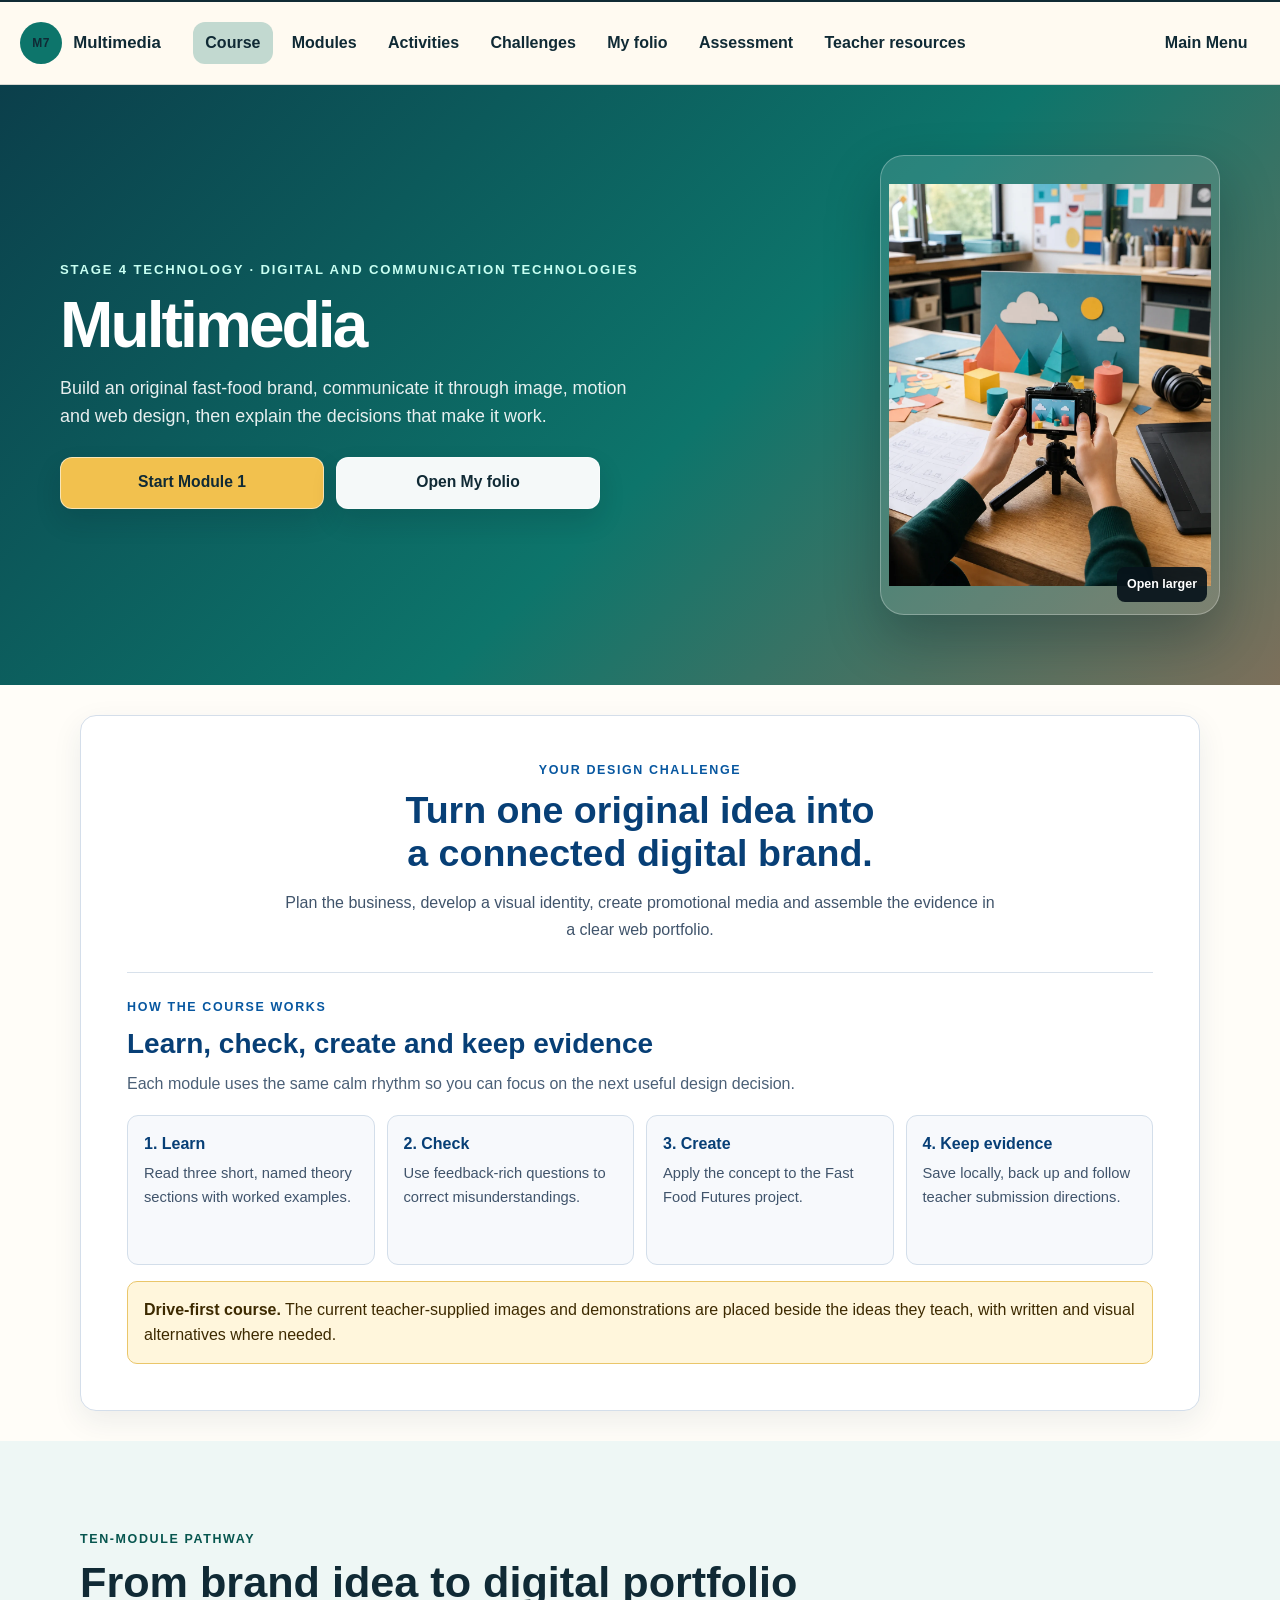
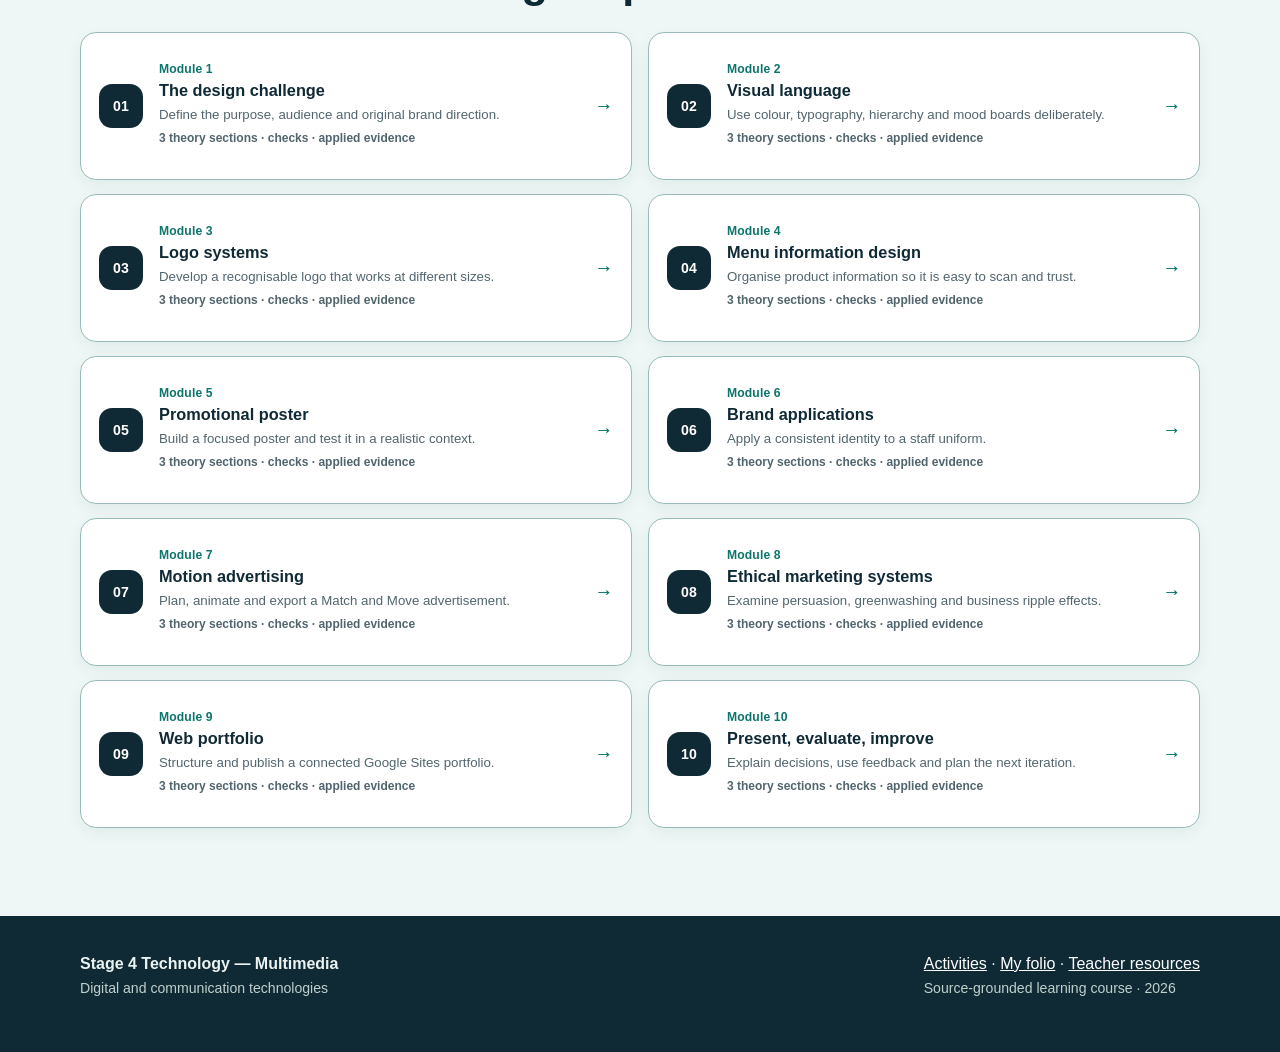
<file: index.html>
<!doctype html>
<html lang="en-AU">
<head>
  <meta charset="utf-8"><meta name="viewport" content="width=device-width, initial-scale=1">
  <link rel="icon" href="favicon.svg" type="image/svg+xml">
  <meta name="description" content="Stage 4 Technology Multimedia — Fast Food Futures student learning course.">
  <title>Stage 4 Technology | Multimedia</title>
  <link rel="stylesheet" href="styles.css?v=1.3.1"><link rel="stylesheet" href="course-family-navigation.css"><link rel="stylesheet" href="course-family-hero.css?v=1.3.1"><link rel="stylesheet" href="course-family-intro.css"><link rel="stylesheet" href="module-pathway.css">
</head>
<body>
  <a class="skip-link" href="#main">Skip to course content</a>
  <header class="course-family-nav screen-only"><div class="course-family-nav__inner"><a class="course-family-nav__brand" href="index.html"><span class="course-family-nav__mark" aria-hidden="true">M7</span><span>Multimedia</span></a><nav class="course-family-nav__links" aria-label="Course navigation"><a data-nav-key="course" href="index.html">Course</a><a data-nav-key="modules" href="#modules">Modules</a><a data-nav-key="activities" href="activities.html">Activities</a><a data-nav-key="busy-work" href="busy-work.html">Challenges</a><a data-nav-key="folio" href="folio.html">My folio</a><a data-nav-key="assessment" href="assessment.html">Assessment</a><a data-nav-key="teacher-resources" href="teacher-resources.html">Teacher resources</a><a data-main-menu-link href="https://stevencowell.github.io/Main-Page/">Main Menu</a></nav></div></header>
  <main id="main">
    <section class="course-family-hero family-dark-hero hero-portrait"><div class="course-family-hero-inner"><div class="hero-copy"><p class="eyebrow">Stage 4 Technology · Digital and communication technologies</p><h1>Multimedia</h1><p class="lede">Build an original fast-food brand, communicate it through image, motion and web design, then explain the decisions that make it work.</p><div class="hero-actions"><a href="modules/module-01.html">Start Module 1</a><a href="folio.html">Open My folio</a></div></div><figure class="hero-image hero-image-contain" data-hero-media><a class="hero-image__open" href="assets/visuals/multimedia-stop-motion-workspace-v2.webp" target="_blank" rel="noopener" aria-label="Open the Multimedia stop-motion production workspace image at full size"><img src="assets/visuals/multimedia-stop-motion-workspace-v2.webp" alt="Student filming a colourful stop-motion scene in a school Multimedia workspace"><span class="hero-image__open-label">Open larger</span></a></figure></div></section>
    <section class="course-family-intro" aria-labelledby="course-intro-title"><div class="course-family-intro__inner"><header class="course-family-intro__heading"><p class="course-family-intro__eyebrow">Your design challenge</p><h2 id="course-intro-title">Turn one original idea into a connected digital brand.</h2><p class="course-family-intro__lede">Plan the business, develop a visual identity, create promotional media and assemble the evidence in a clear web portfolio.</p></header><div class="course-family-intro__routine"><div class="course-family-intro__routine-heading"><p class="course-family-intro__eyebrow">How the course works</p><h3>Learn, check, create and keep evidence</h3><p>Each module uses the same calm rhythm so you can focus on the next useful design decision.</p></div><div class="course-family-intro__cards"><article class="course-family-intro__card"><h4>1. Learn</h4><p>Read three short, named theory sections with worked examples.</p></article><article class="course-family-intro__card"><h4>2. Check</h4><p>Use feedback-rich questions to correct misunderstandings.</p></article><article class="course-family-intro__card"><h4>3. Create</h4><p>Apply the concept to the Fast Food Futures project.</p></article><article class="course-family-intro__card"><h4>4. Keep evidence</h4><p>Save locally, back up and follow teacher submission directions.</p></article></div></div><p class="course-family-intro__evidence"><strong>Drive-first course.</strong> The current teacher-supplied images and demonstrations are placed beside the ideas they teach, with written and visual alternatives where needed.</p></div></section>
    <section class="soft" id="modules"><div class="wrap"><p class="eyebrow">Ten-module pathway</p><h2>From brand idea to digital portfolio</h2><div class="module-grid" data-module-grid></div></div></section>
  </main>
  <footer class="footer"><div class="wrap footer-grid"><div><strong>Stage 4 Technology — Multimedia</strong><p class="fine">Digital and communication technologies</p></div><div><a href="activities.html">Activities</a> · <a href="folio.html">My folio</a> · <a href="teacher-resources.html">Teacher resources</a><p class="fine">Source-grounded learning course · <span data-year></span></p></div></div></footer>
  <script src="data/course-map.js"></script><script src="scripts/shared.js"></script><script src="scripts/home.js"></script>
</body></html>
</file>
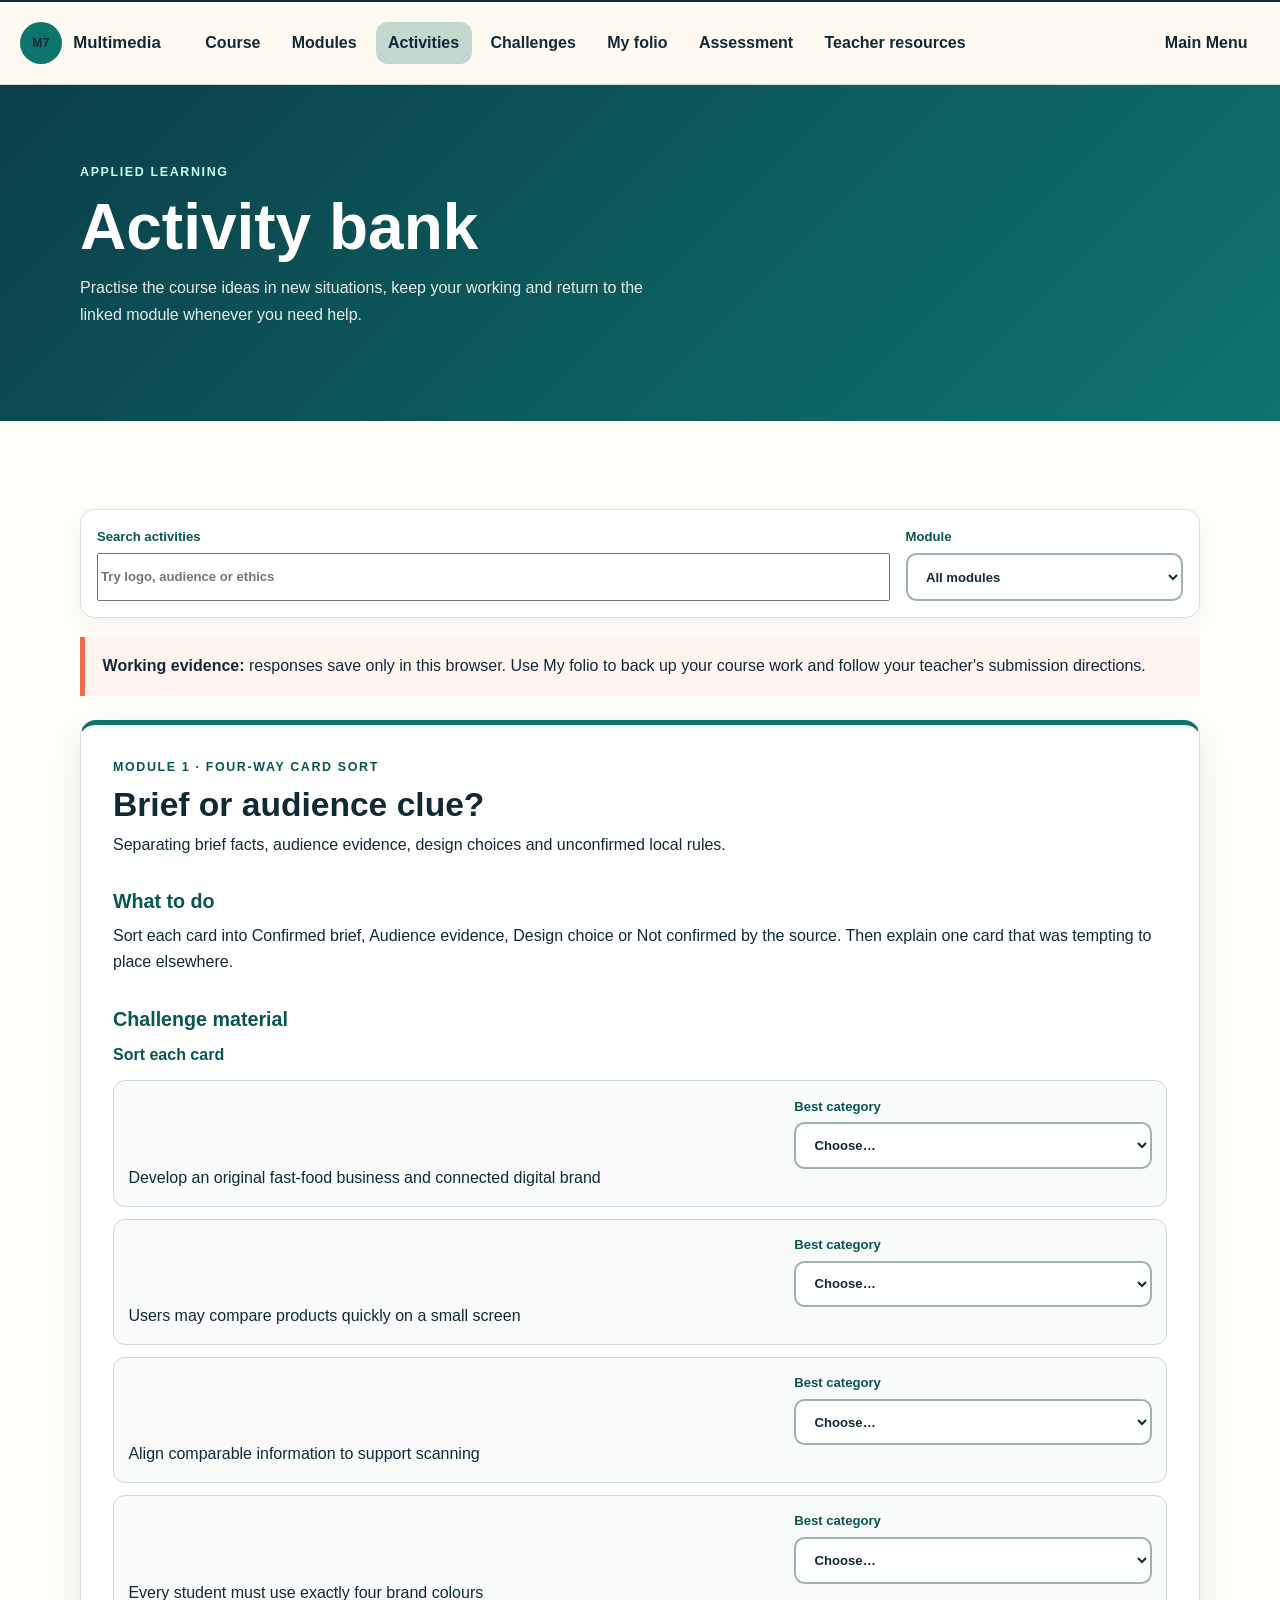
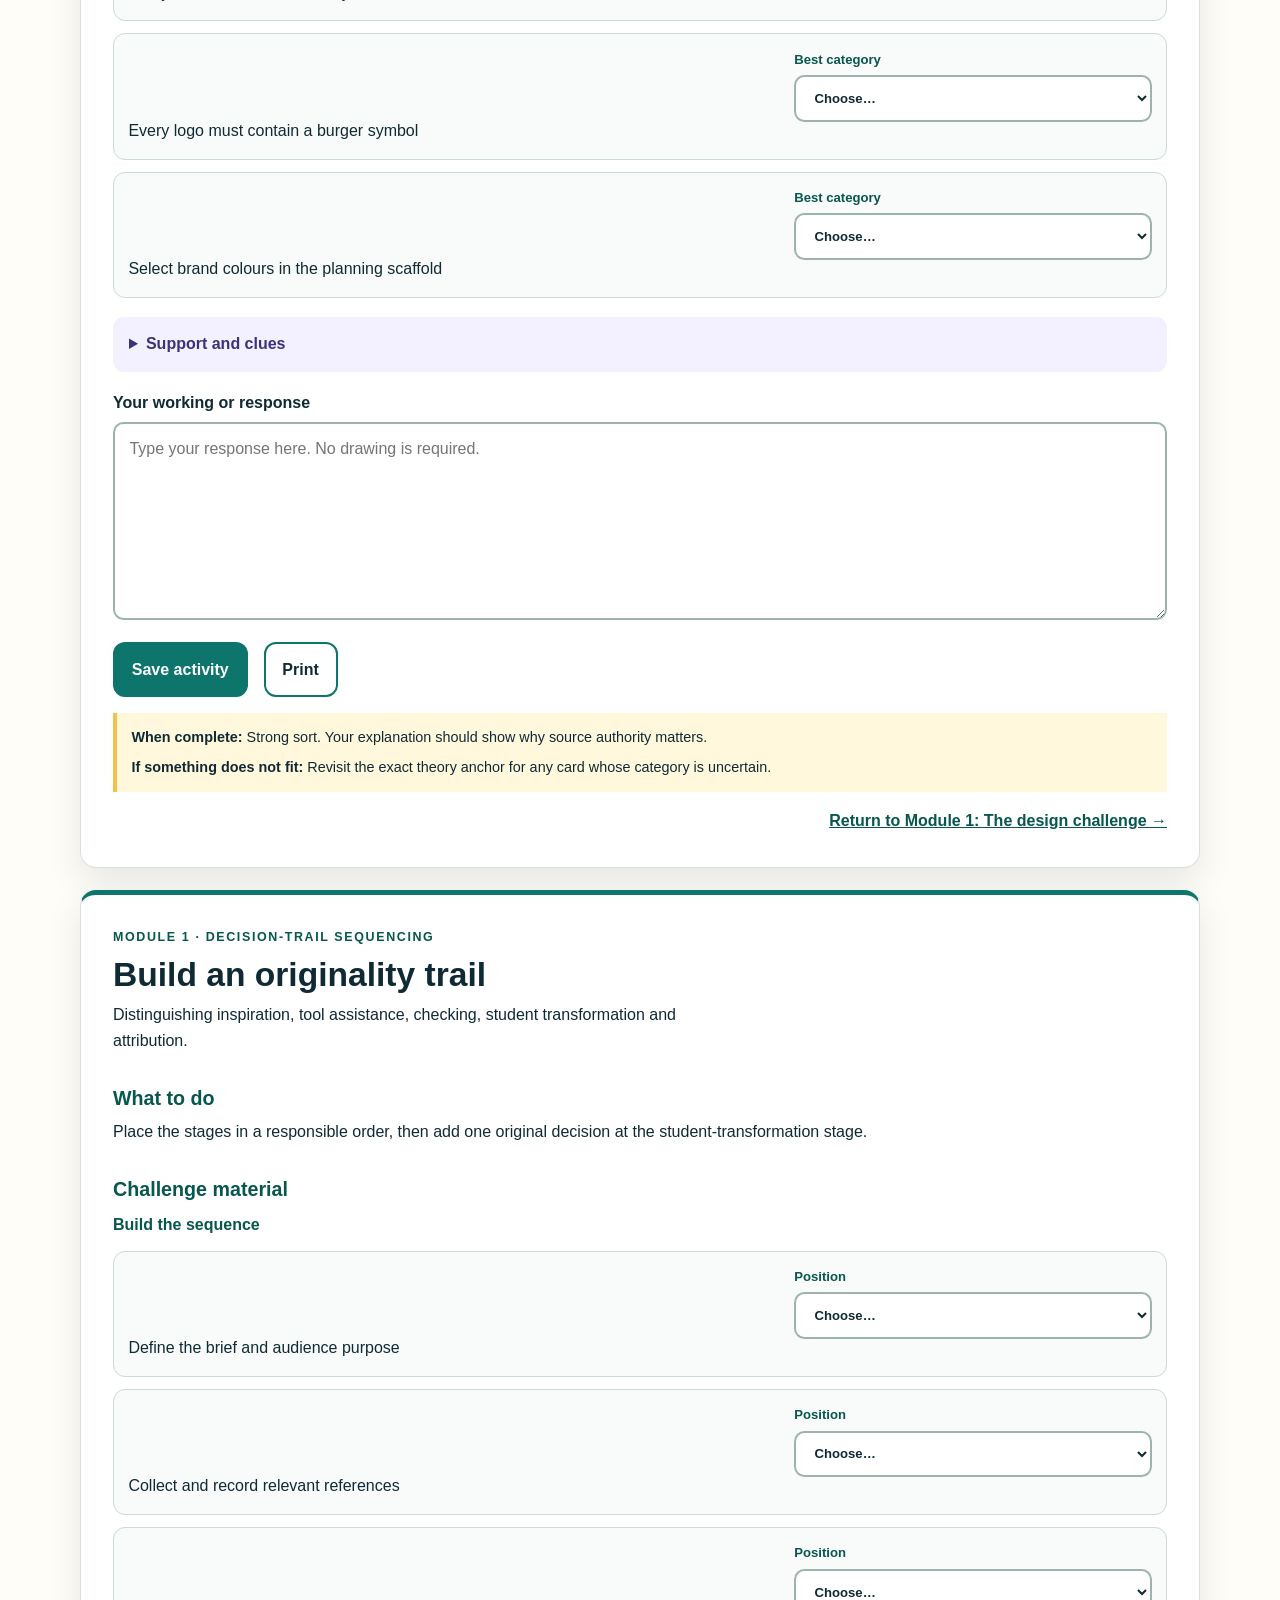
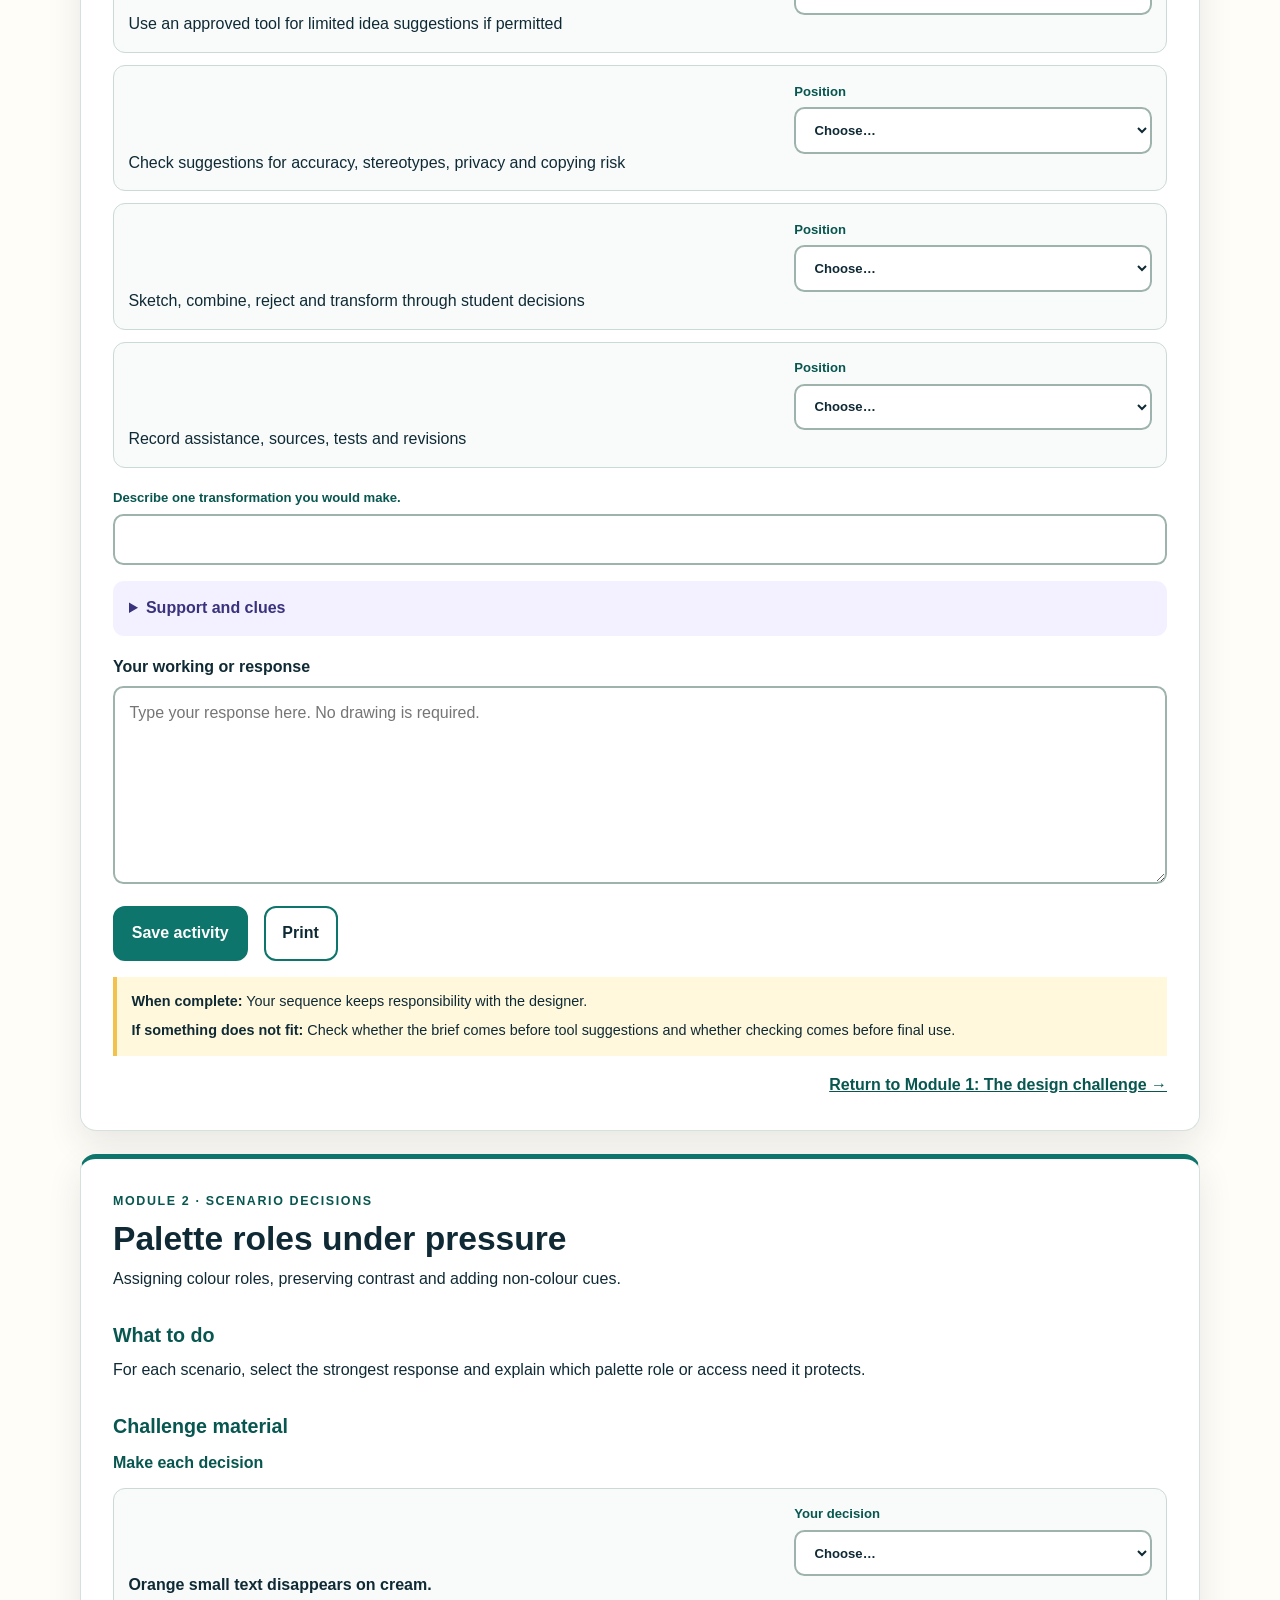
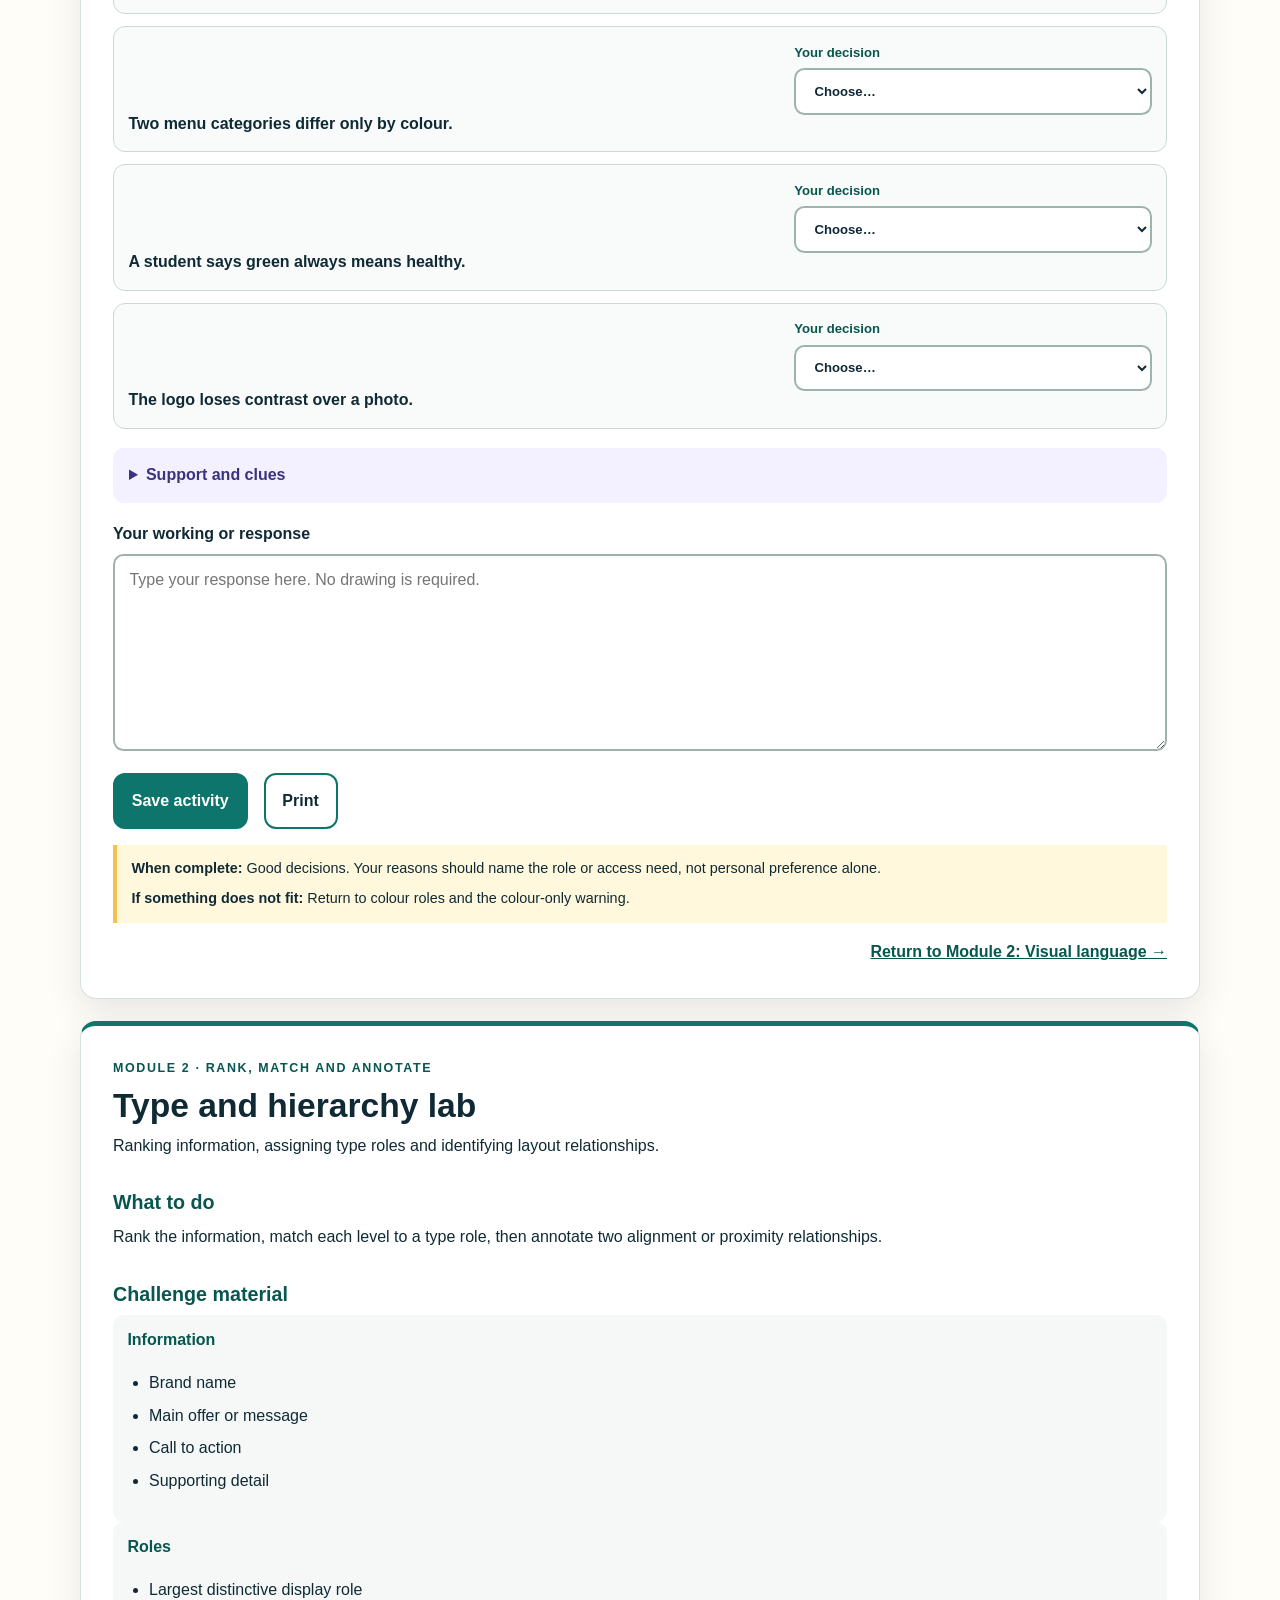
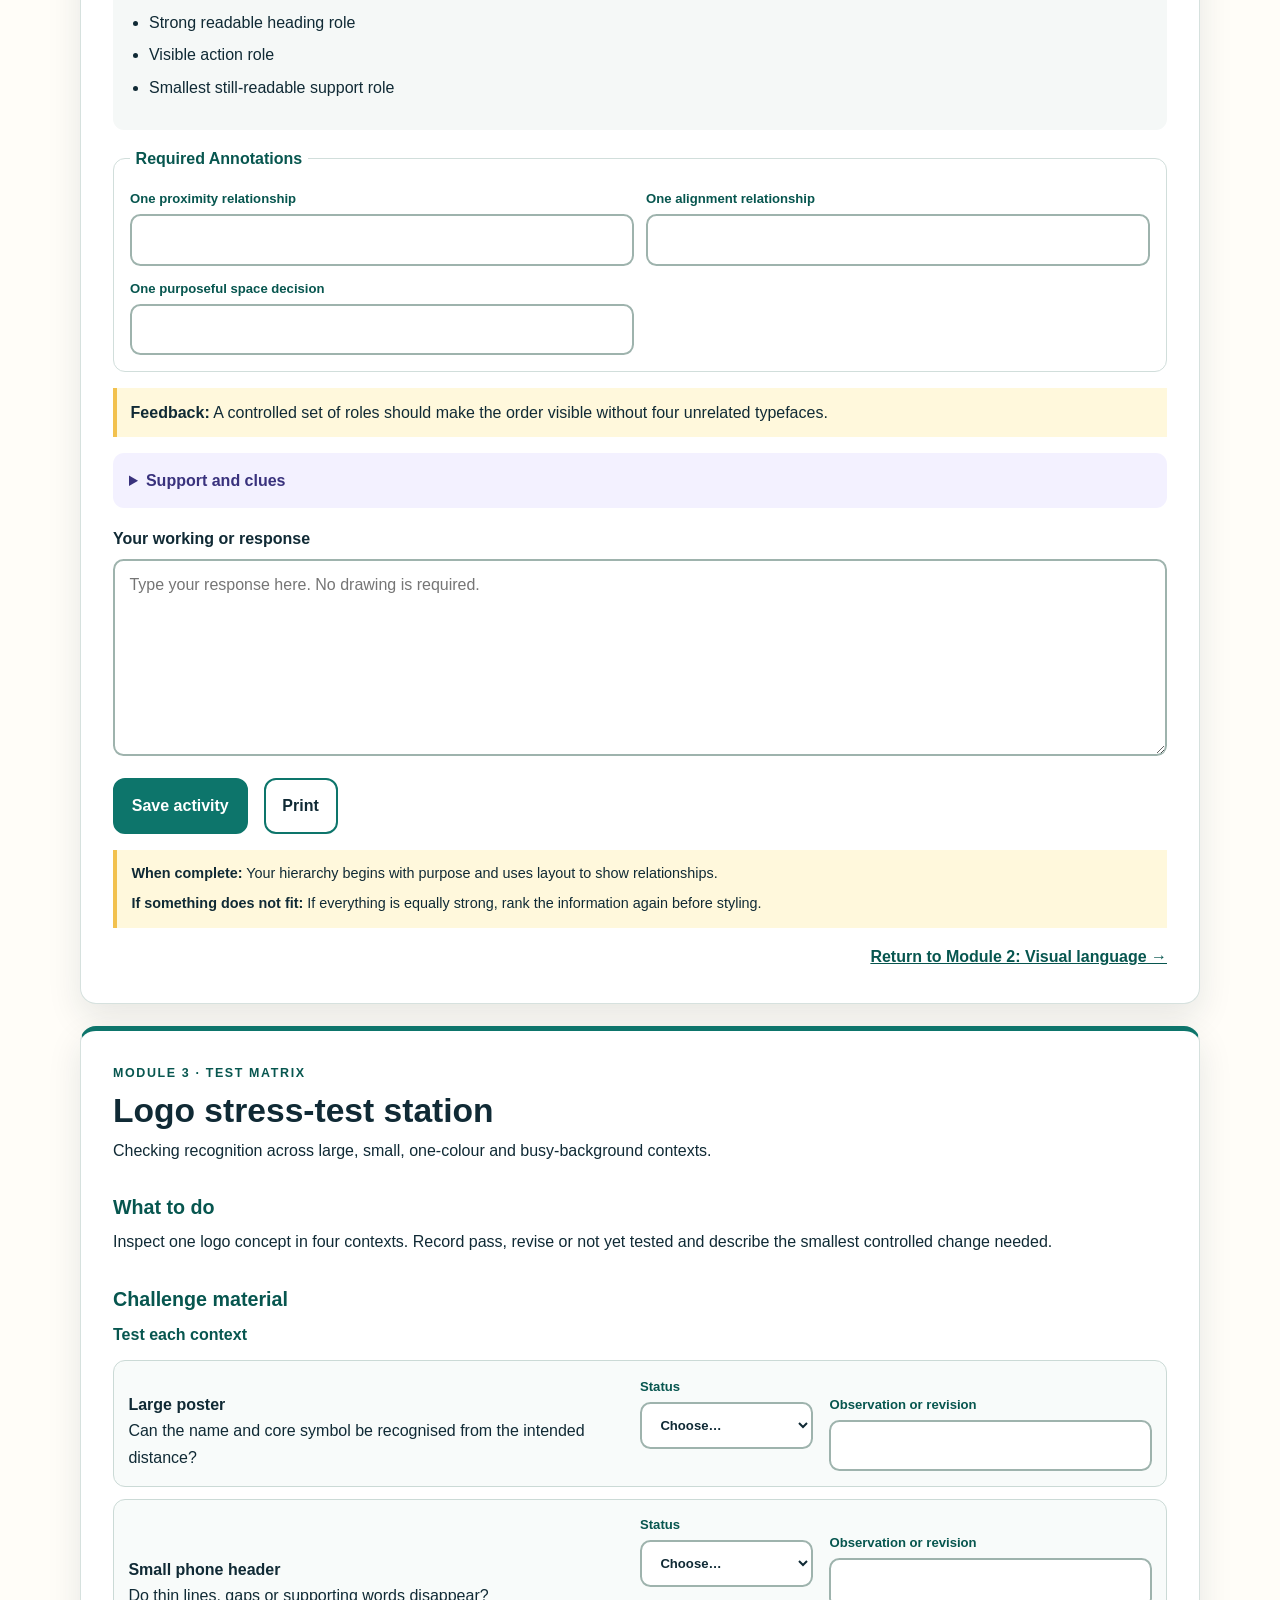
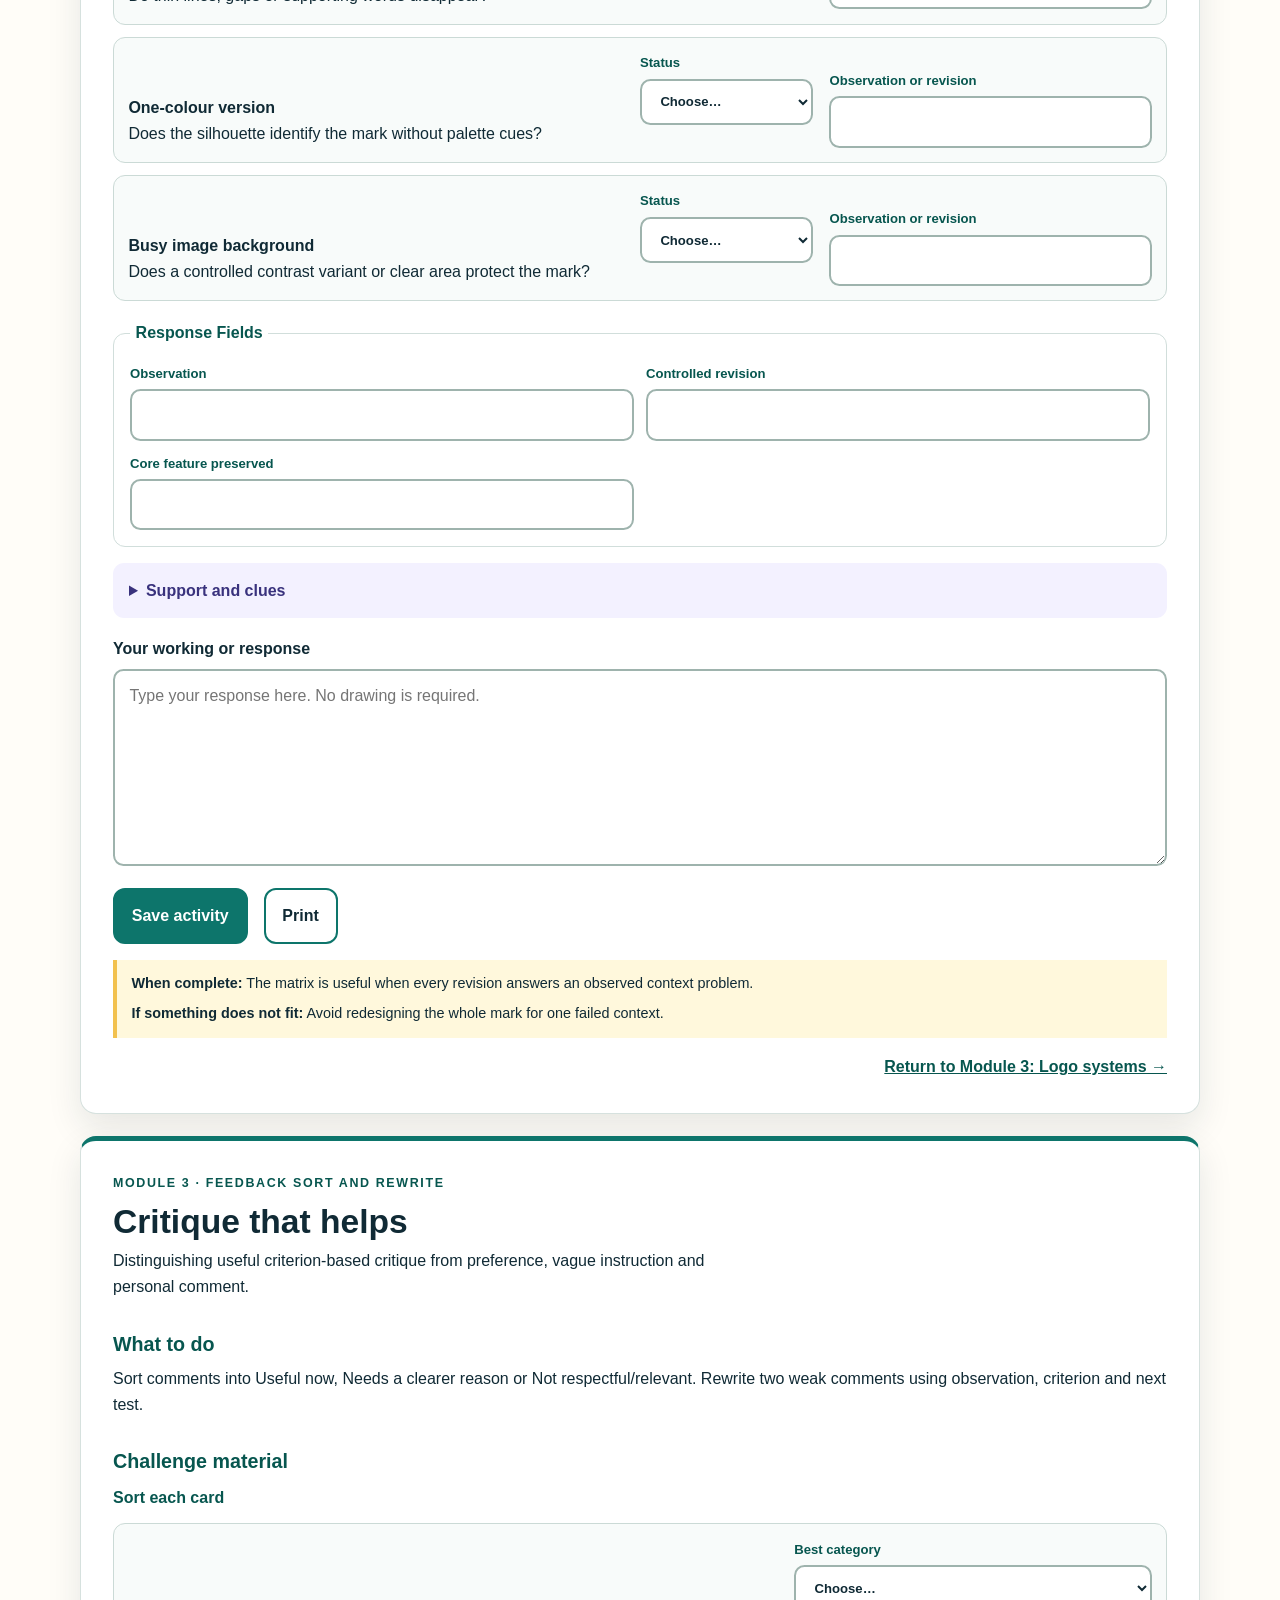
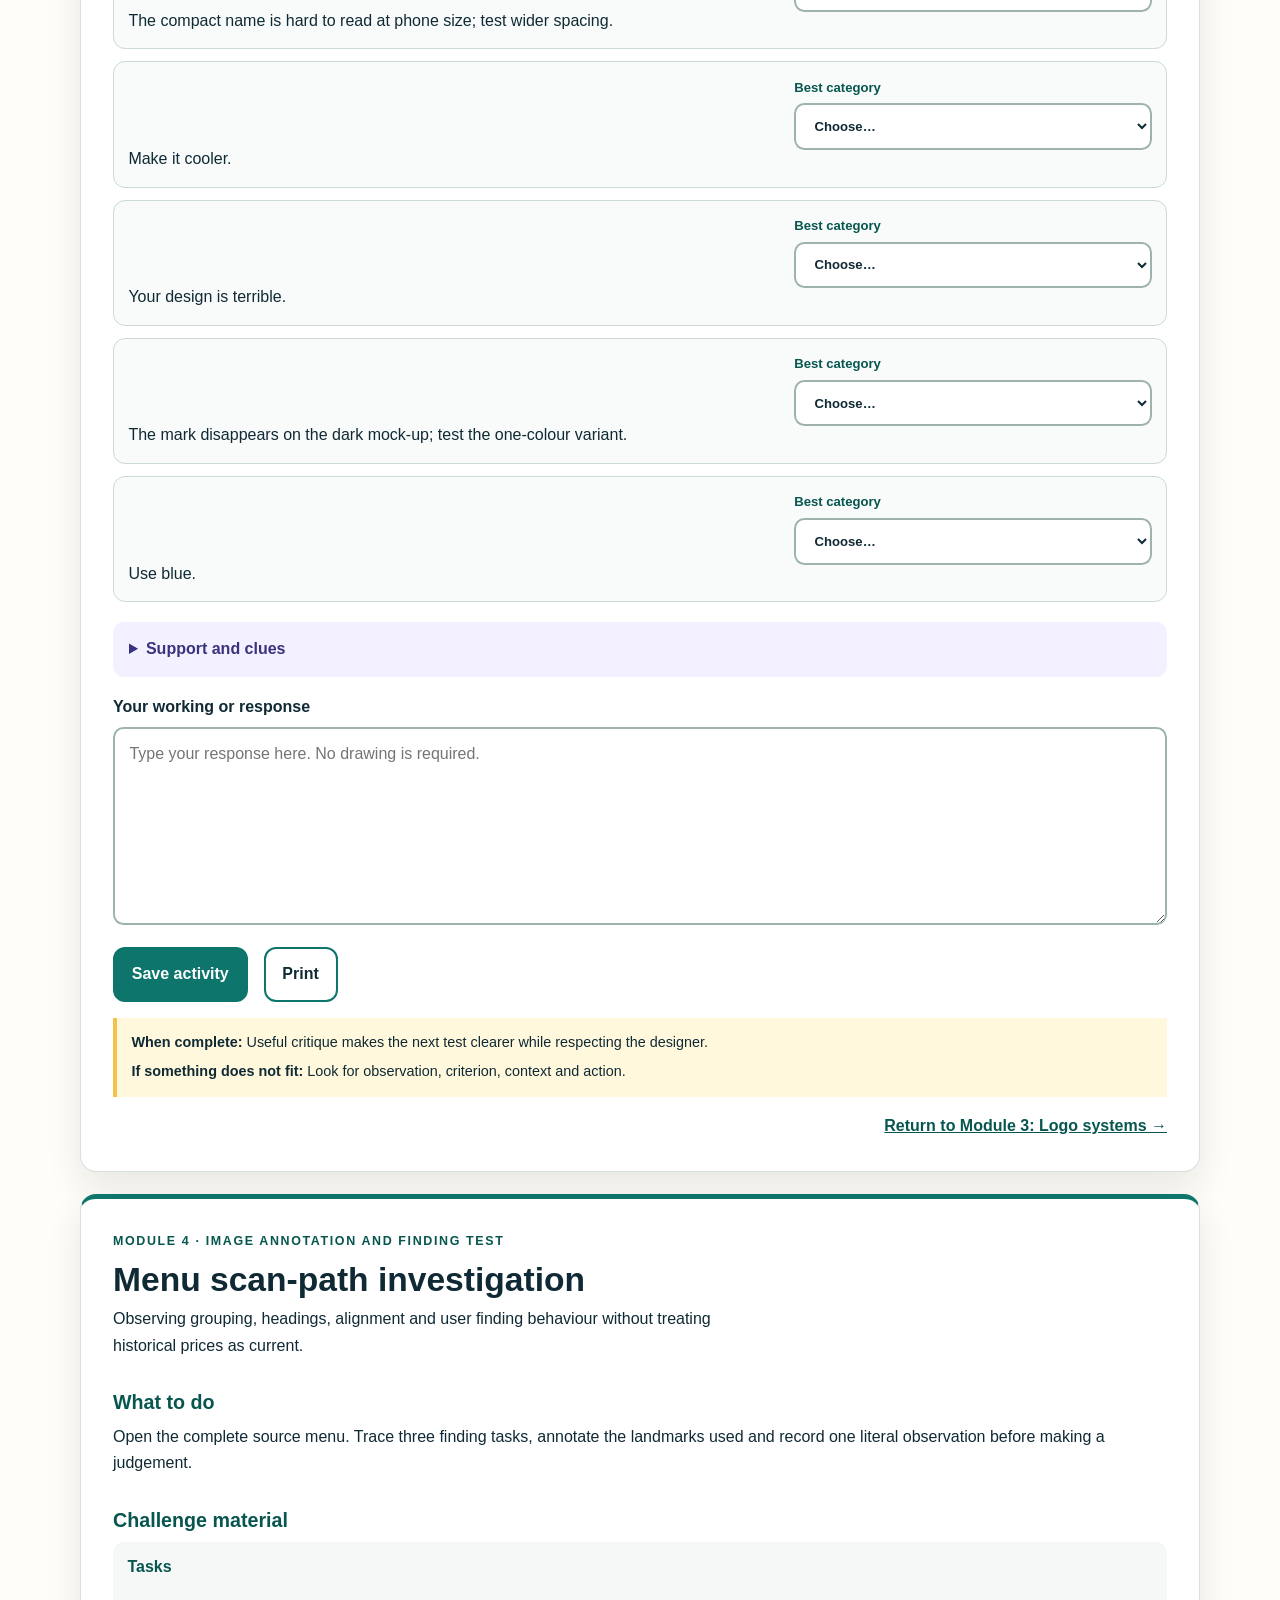
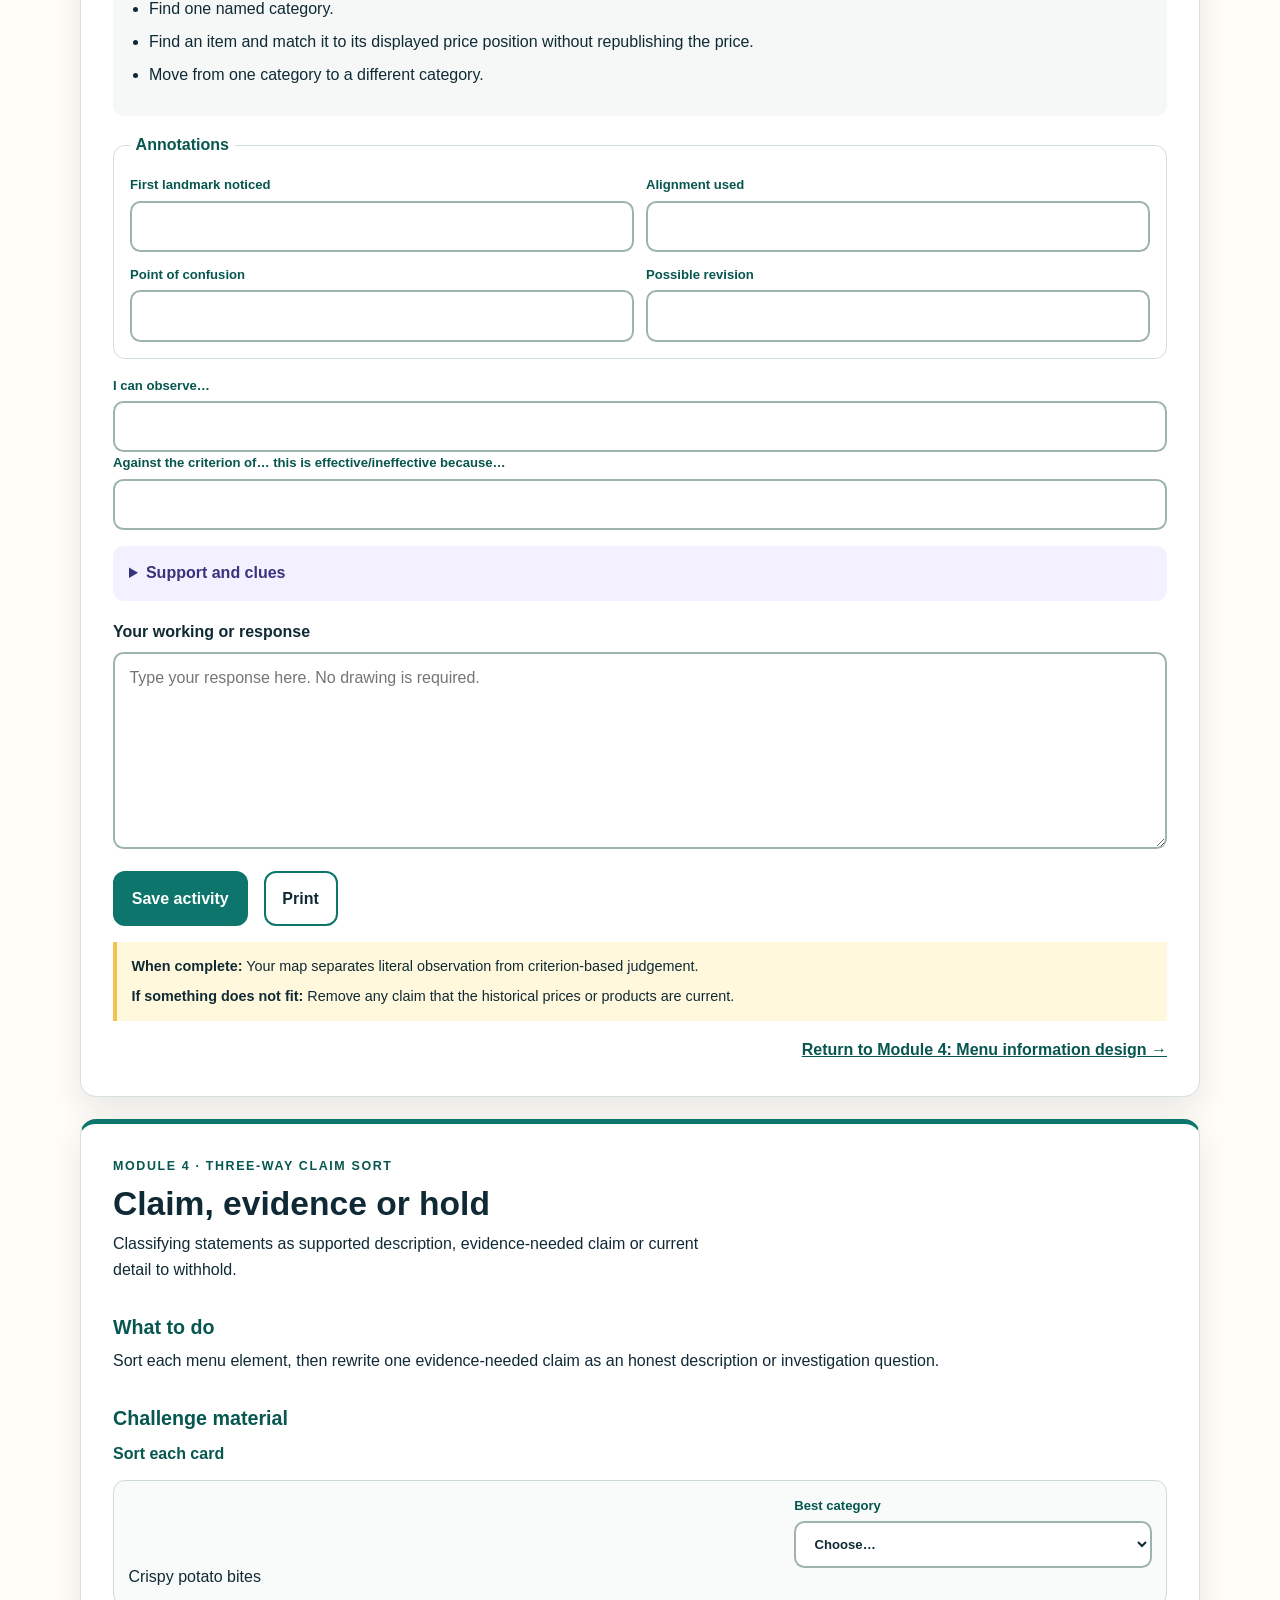
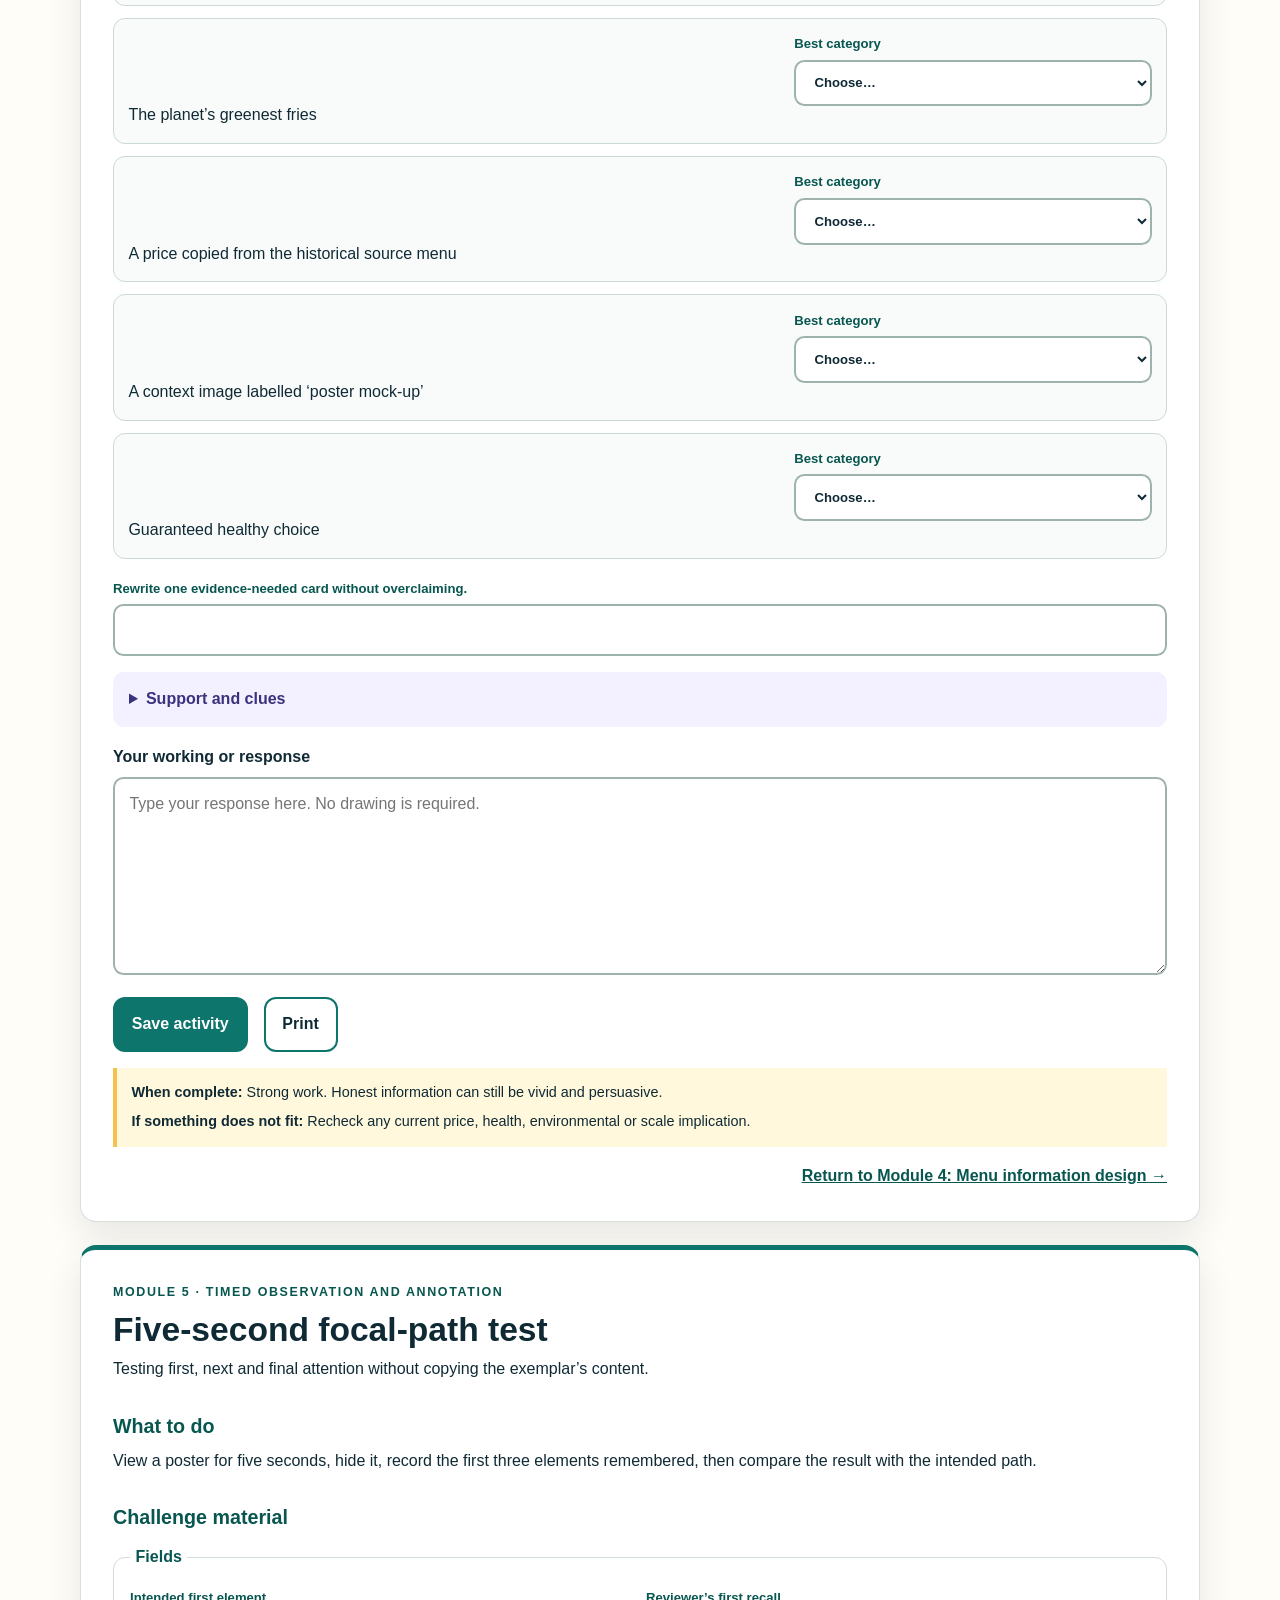
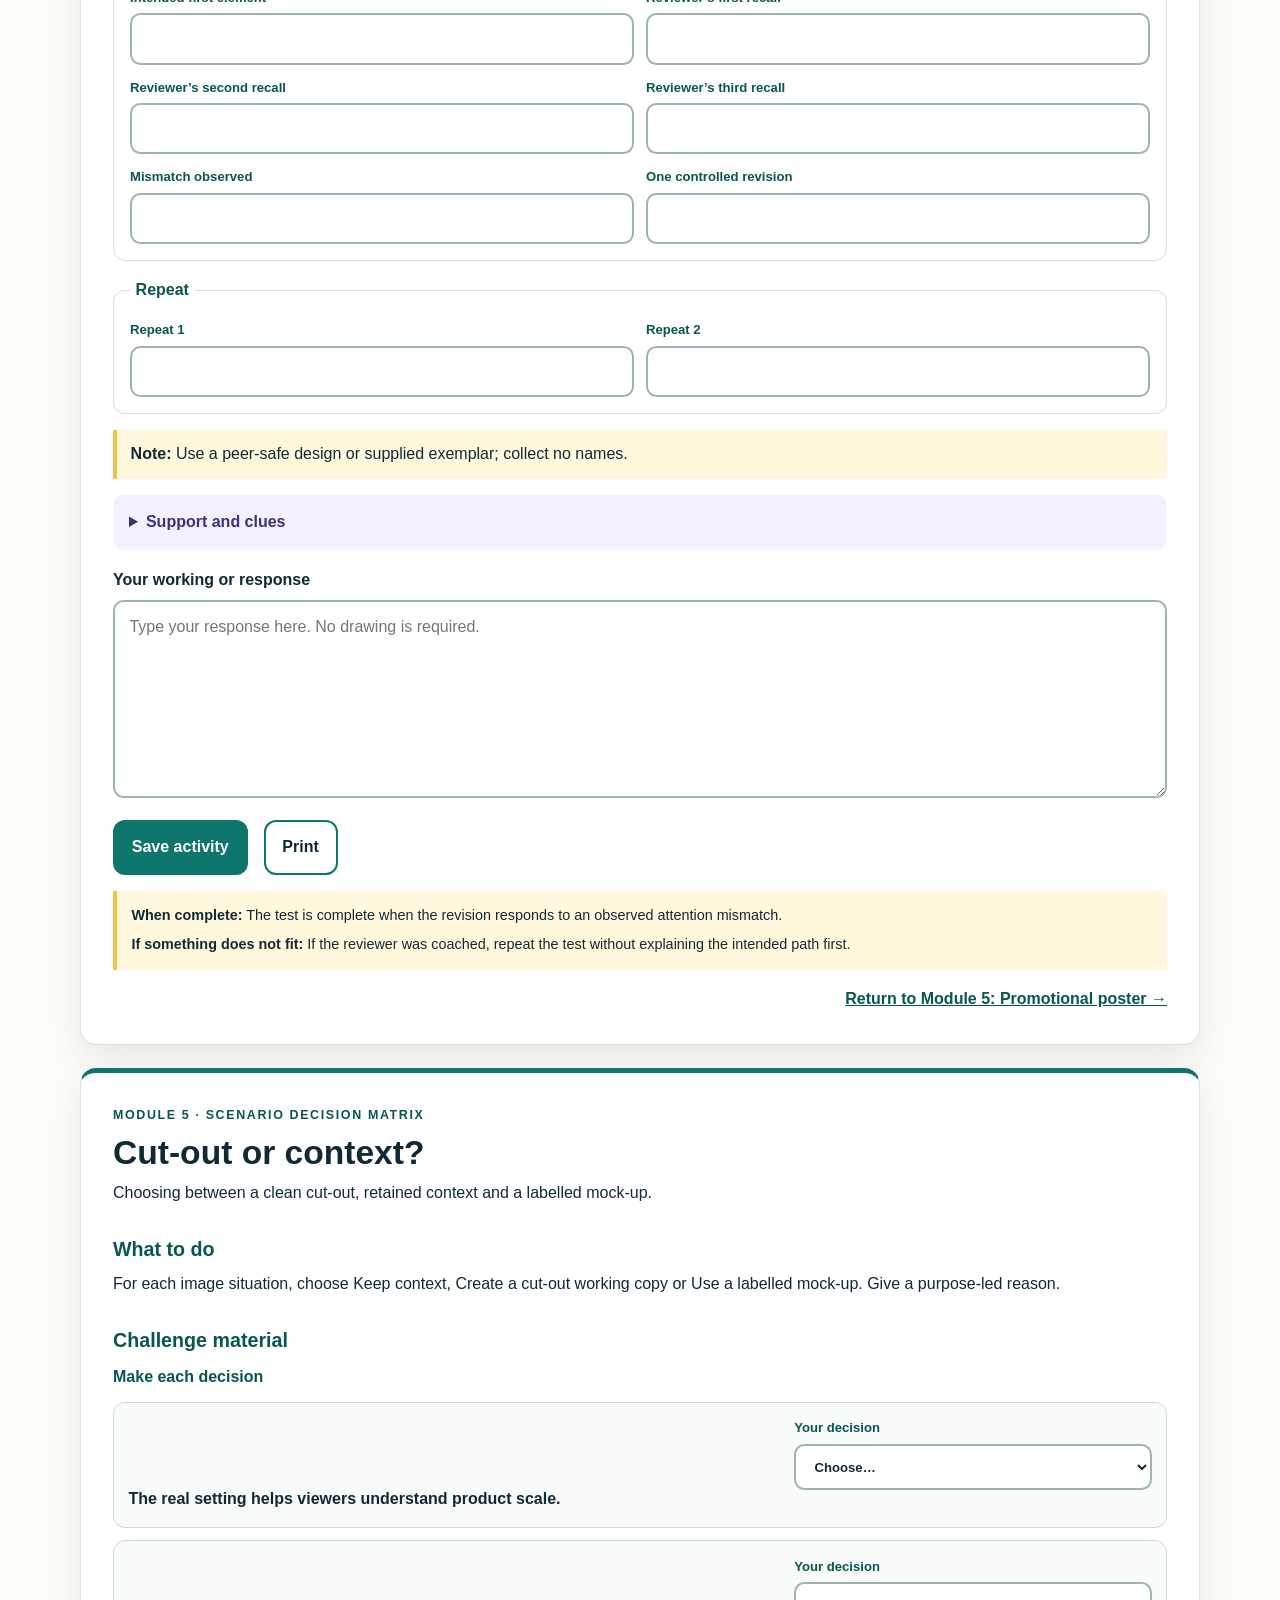
<file: activities.html>
<!doctype html>
<html lang="en-AU">
<head>
  <meta charset="utf-8">
  <meta name="viewport" content="width=device-width,initial-scale=1">
  <link rel="icon" href="favicon.svg" type="image/svg+xml">
  <meta name="description" content="Applied learning activities for Stage 4 Technology Multimedia.">
  <title>Applied activities | Multimedia</title>
  <link rel="stylesheet" href="styles.css">
  <link rel="stylesheet" href="course-family-navigation.css">
</head>
<body>
  <a class="skip-link" href="#main">Skip to content</a>
  <header class="course-family-nav screen-only"><div class="course-family-nav__inner"><a class="course-family-nav__brand" href="index.html"><span class="course-family-nav__mark" aria-hidden="true">M7</span><span>Multimedia</span></a><nav class="course-family-nav__links" aria-label="Course navigation"><a data-nav-key="course" href="index.html">Course</a><a data-nav-key="modules" href="index.html#modules">Modules</a><a data-nav-key="activities" href="activities.html">Activities</a><a data-nav-key="busy-work" href="busy-work.html">Challenges</a><a data-nav-key="folio" href="folio.html">My folio</a><a data-nav-key="assessment" href="assessment.html">Assessment</a><a data-nav-key="teacher-resources" href="teacher-resources.html">Teacher resources</a><a data-main-menu-link href="https://stevencowell.github.io/Main-Page/">Main Menu</a></nav></div></header>
  <main id="main">
    <div class="page-hero"><div class="wrap"><p class="eyebrow">Applied learning</p><h1>Activity bank</h1><p>Practise the course ideas in new situations, keep your working and return to the linked module whenever you need help.</p></div></div>
    <section>
      <div class="wrap">
        <div class="activity-tools screen-only" aria-label="Filter activities">
          <label>Search activities<input type="search" data-activity-search placeholder="Try logo, audience or ethics"></label>
          <label>Module<select data-module-filter><option value="all">All modules</option><option value="1">Module 1</option><option value="2">Module 2</option><option value="3">Module 3</option><option value="4">Module 4</option><option value="5">Module 5</option><option value="6">Module 6</option><option value="7">Module 7</option><option value="8">Module 8</option><option value="9">Module 9</option><option value="10">Module 10</option></select></label>
        </div>
        <p class="source-boundary"><strong>Working evidence:</strong> responses save only in this browser. Use My folio to back up your course work and follow your teacher's submission directions.</p>
        <div class="activity-bank" data-activity-bank></div>
        <p class="card" data-empty-activities hidden>No activities match that filter. Clear the search or choose another module.</p>
      </div>
    </section>
  </main>
  <footer class="footer"><div class="wrap footer-grid"><div><strong>Stage 4 Technology — Multimedia</strong><p class="fine">Applied learning connected to the Fast Food Futures project.</p></div><div><a href="index.html#modules">Modules</a> · <a href="busy-work.html">Challenge bank</a> · <a href="folio.html">My folio</a></div></div></footer>
  <script src="data/course-map.js"></script>
  <script src="data/activity-data.js"></script>
  <script src="scripts/shared.js"></script>
  <script src="scripts/activities.js"></script>
</body>
</html>
</file>
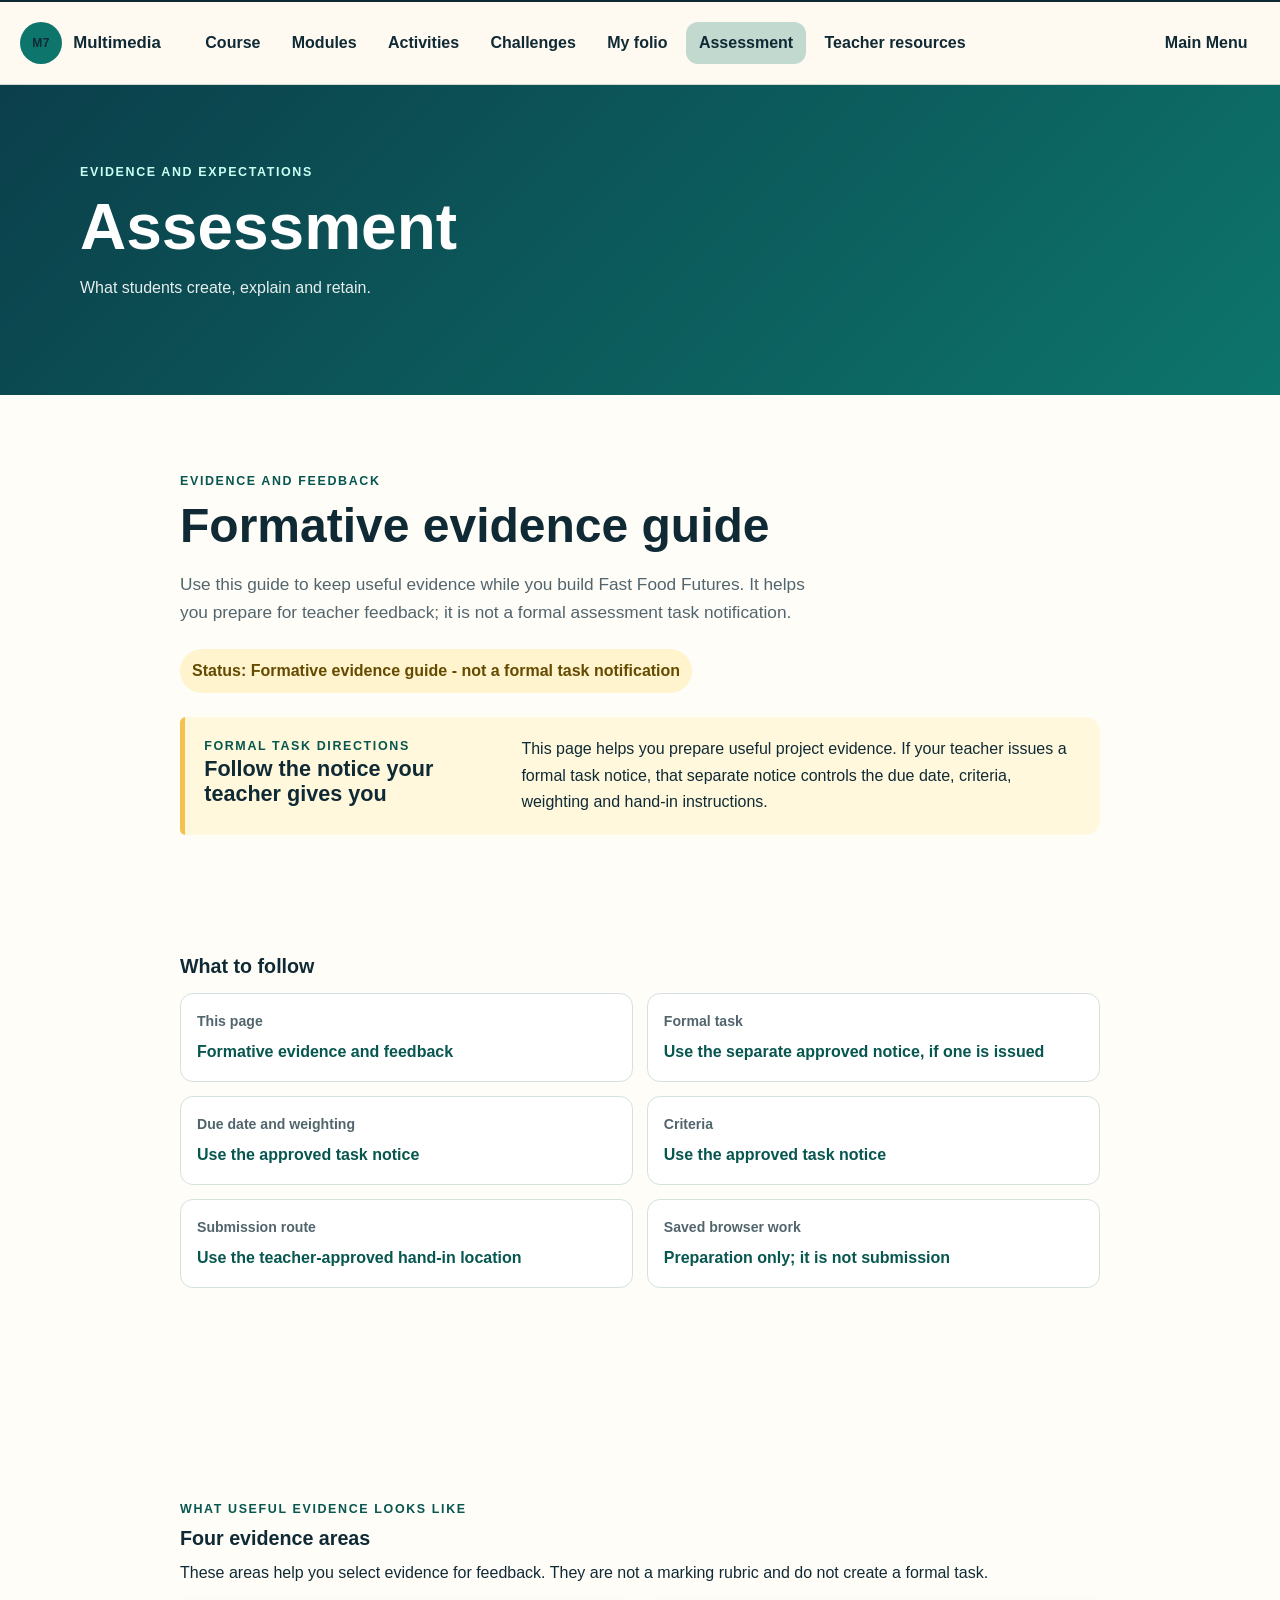
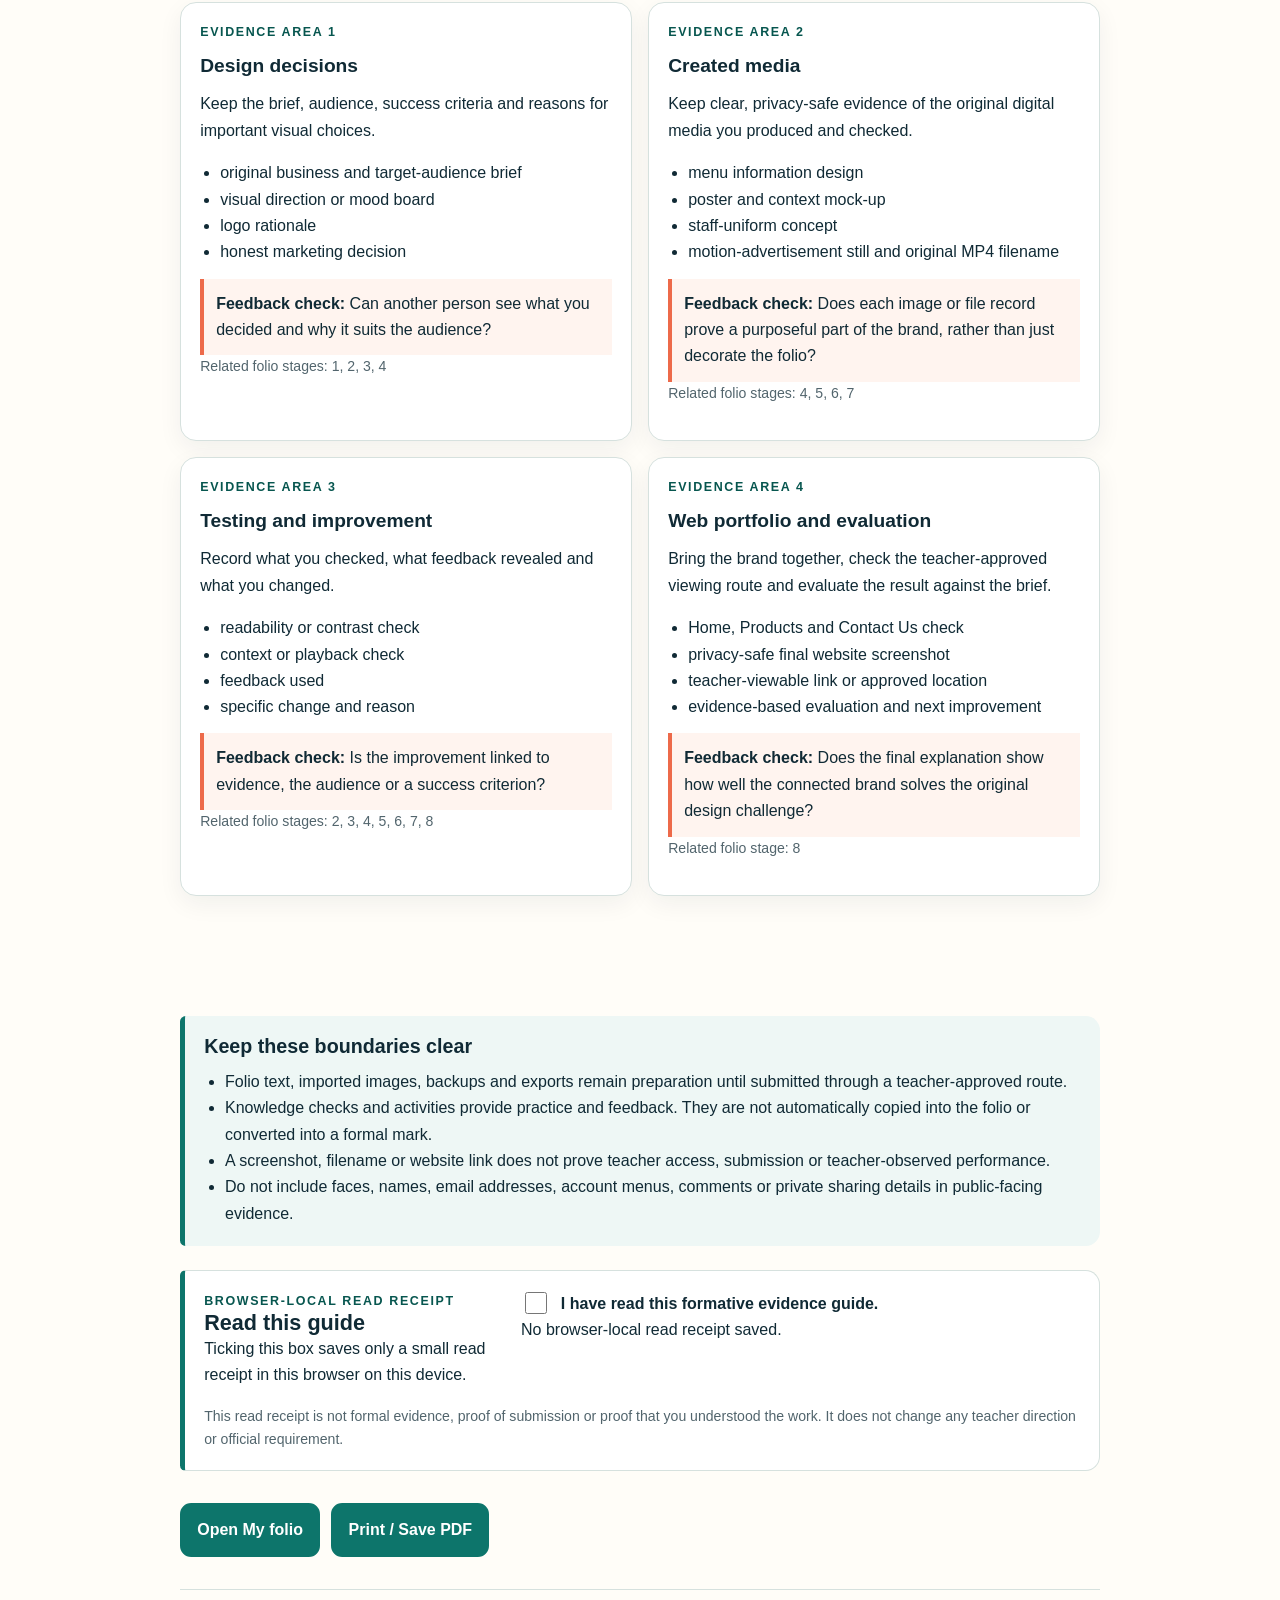
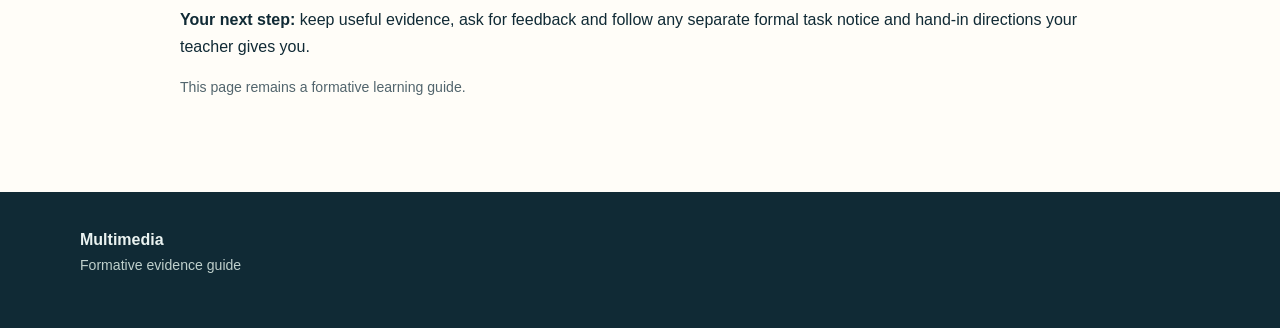
<file: assessment.html>
<!doctype html><html lang="en-AU"><head><meta charset="utf-8"><meta name="viewport" content="width=device-width,initial-scale=1"><link rel="icon" href="favicon.svg" type="image/svg+xml"><title>Assessment | Multimedia</title><link rel="stylesheet" href="styles.css"><link rel="stylesheet" href="course-family-navigation.css"><link rel="stylesheet" href="handoff/assessment/assessment-v1.0.0.css"></head><body><a class="skip-link" href="#main">Skip to content</a><header class="course-family-nav screen-only"><div class="course-family-nav__inner"><a class="course-family-nav__brand" href="index.html"><span class="course-family-nav__mark" aria-hidden="true">M7</span><span>Multimedia</span></a><nav class="course-family-nav__links" aria-label="Course navigation"><a data-nav-key="course" href="index.html">Course</a><a data-nav-key="modules" href="index.html#modules">Modules</a><a data-nav-key="activities" href="activities.html">Activities</a><a data-nav-key="busy-work" href="busy-work.html">Challenges</a><a data-nav-key="folio" href="folio.html">My folio</a><a data-nav-key="assessment" href="assessment.html">Assessment</a><a data-nav-key="teacher-resources" href="teacher-resources.html">Teacher resources</a><a data-main-menu-link href="https://stevencowell.github.io/Main-Page/">Main Menu</a></nav></div></header><main id="main"><div class="page-hero"><div class="wrap"><p class="eyebrow">Evidence and expectations</p><h1>Assessment</h1><p>What students create, explain and retain.</p></div></div><section class="assessment-guide" data-assessment-guide-root aria-labelledby="assessment-guide-title">
  <div class="assessment-guide-wrap">
    <header class="assessment-guide-intro">
      <p class="assessment-guide-kicker">Evidence and feedback</p>
      <h2 id="assessment-guide-title">Formative evidence guide</h2>
      <p class="assessment-guide-lede">Use this guide to keep useful evidence while you build Fast Food Futures. It helps you prepare for teacher feedback; it is not a formal assessment task notification.</p>
      <p class="assessment-guide-status"><strong>Status:</strong> Formative evidence guide - not a formal task notification</p>
    </header>

    <section class="assessment-guide-pending" aria-labelledby="assessment-pending-title">
      <div>
        <p class="assessment-guide-kicker">Formal task directions</p>
        <h3 id="assessment-pending-title">Follow the notice your teacher gives you</h3>
      </div>
      <p>This page helps you prepare useful project evidence. If your teacher issues a formal task notice, that separate notice controls the due date, criteria, weighting and hand-in instructions.</p>
    </section>

    <section aria-labelledby="assessment-status-title">
      <h3 id="assessment-status-title">What to follow</h3>
      <dl class="assessment-guide-status-grid">
        <div><dt>This page</dt><dd>Formative evidence and feedback</dd></div>
        <div><dt>Formal task</dt><dd>Use the separate approved notice, if one is issued</dd></div>
        <div><dt>Due date and weighting</dt><dd>Use the approved task notice</dd></div>
        <div><dt>Criteria</dt><dd>Use the approved task notice</dd></div>
        <div><dt>Submission route</dt><dd>Use the teacher-approved hand-in location</dd></div>
        <div><dt>Saved browser work</dt><dd>Preparation only; it is not submission</dd></div>
      </dl>
    </section>

    <section aria-labelledby="assessment-evidence-title">
      <p class="assessment-guide-kicker">What useful evidence looks like</p>
      <h3 id="assessment-evidence-title">Four evidence areas</h3>
      <p>These areas help you select evidence for feedback. They are not a marking rubric and do not create a formal task.</p>
      <div class="assessment-guide-areas" data-assessment-evidence-areas></div>
    </section>

    <section class="assessment-guide-boundary" aria-labelledby="assessment-boundary-title">
      <h3 id="assessment-boundary-title">Keep these boundaries clear</h3>
      <ul>
        <li>Folio text, imported images, backups and exports remain preparation until submitted through a teacher-approved route.</li>
        <li>Knowledge checks and activities provide practice and feedback. They are not automatically copied into the folio or converted into a formal mark.</li>
        <li>A screenshot, filename or website link does not prove teacher access, submission or teacher-observed performance.</li>
        <li>Do not include faces, names, email addresses, account menus, comments or private sharing details in public-facing evidence.</li>
      </ul>
    </section>

    <section class="assessment-guide-ack" aria-labelledby="assessment-ack-title">
      <div>
        <p class="assessment-guide-kicker">Browser-local read receipt</p>
        <h3 id="assessment-ack-title">Read this guide</h3>
        <p>Ticking this box saves only a small read receipt in this browser on this device.</p>
      </div>
      <div>
        <label><input type="checkbox" data-assessment-ack> I have read this formative evidence guide.</label>
        <p data-assessment-ack-status role="status" aria-live="polite">No browser-local read receipt saved.</p>
      </div>
      <p class="assessment-guide-fine">This read receipt is not formal evidence, proof of submission or proof that you understood the work. It does not change any teacher direction or official requirement.</p>
    </section>

    <div class="assessment-guide-actions screen-only">
      <a href="folio.html" data-assessment-course-href="folio.html">Open My folio</a>
      <button type="button" data-assessment-print>Print / Save PDF</button>
    </div>

    <footer class="assessment-guide-source">
      <p><strong>Your next step:</strong> keep useful evidence, ask for feedback and follow any separate formal task notice and hand-in directions your teacher gives you.</p>
      <p class="assessment-guide-fine">This page remains a formative learning guide.</p>
    </footer>
  </div>
</section></main><footer class="footer"><div class="wrap"><strong>Multimedia</strong><p class="fine">Formative evidence guide</p></div></footer><script src="data/course-map.js"></script><script src="scripts/shared.js"></script><script src="handoff/assessment/assessment-data-v1.0.0.js"></script><script src="handoff/assessment/assessment-v1.0.0.js"></script></body></html>
</file>
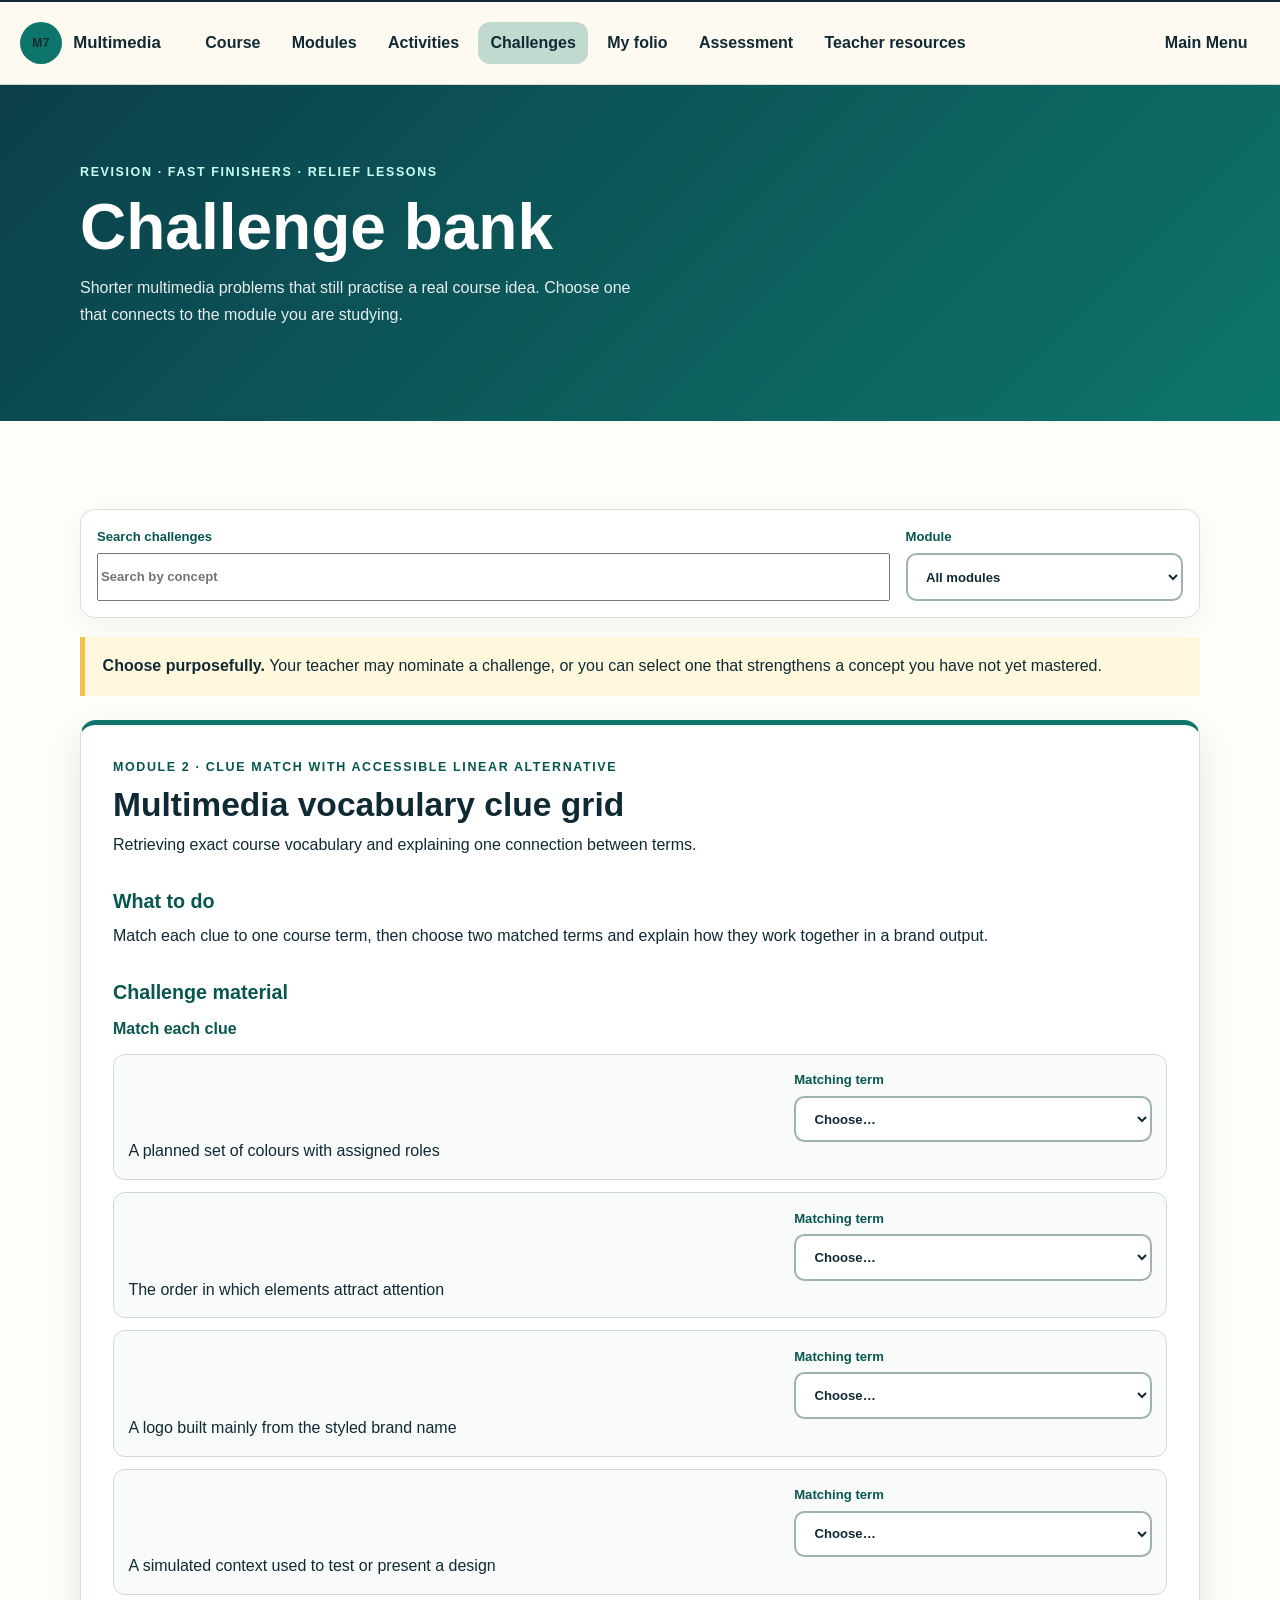
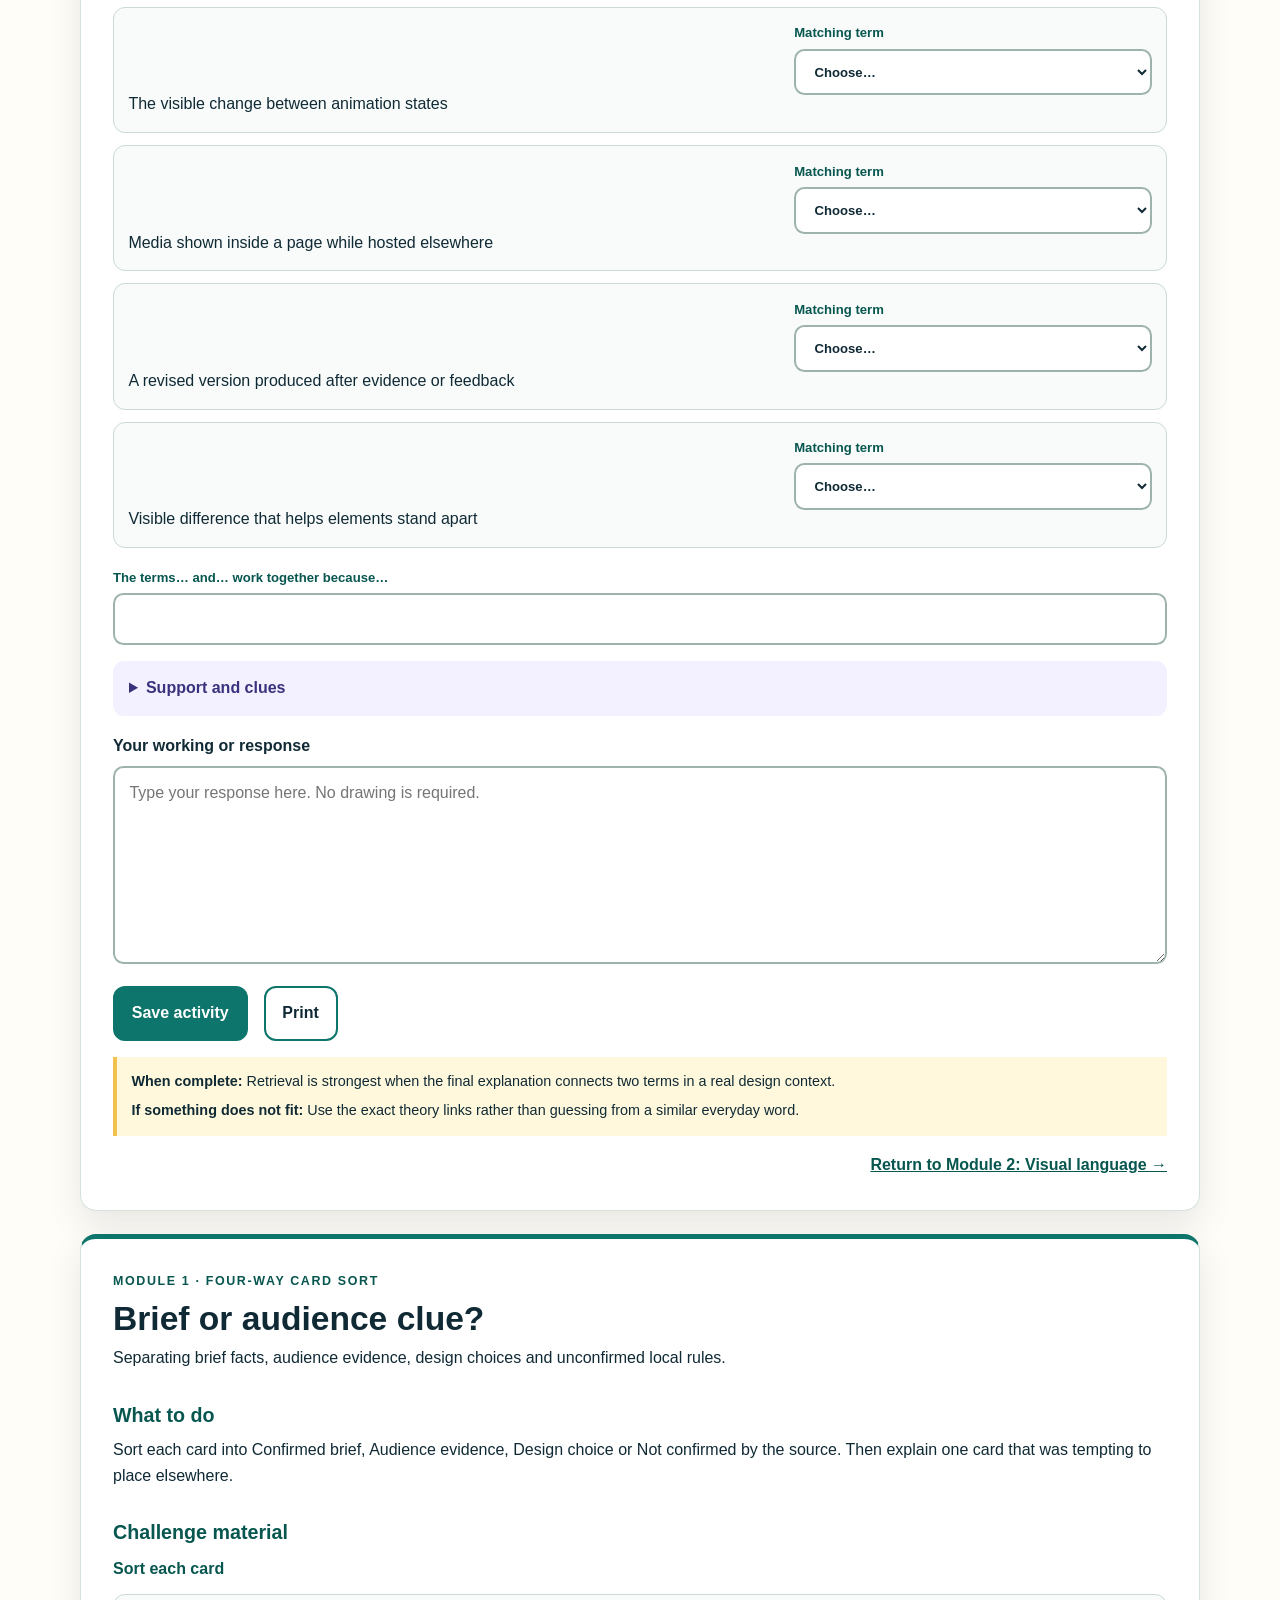
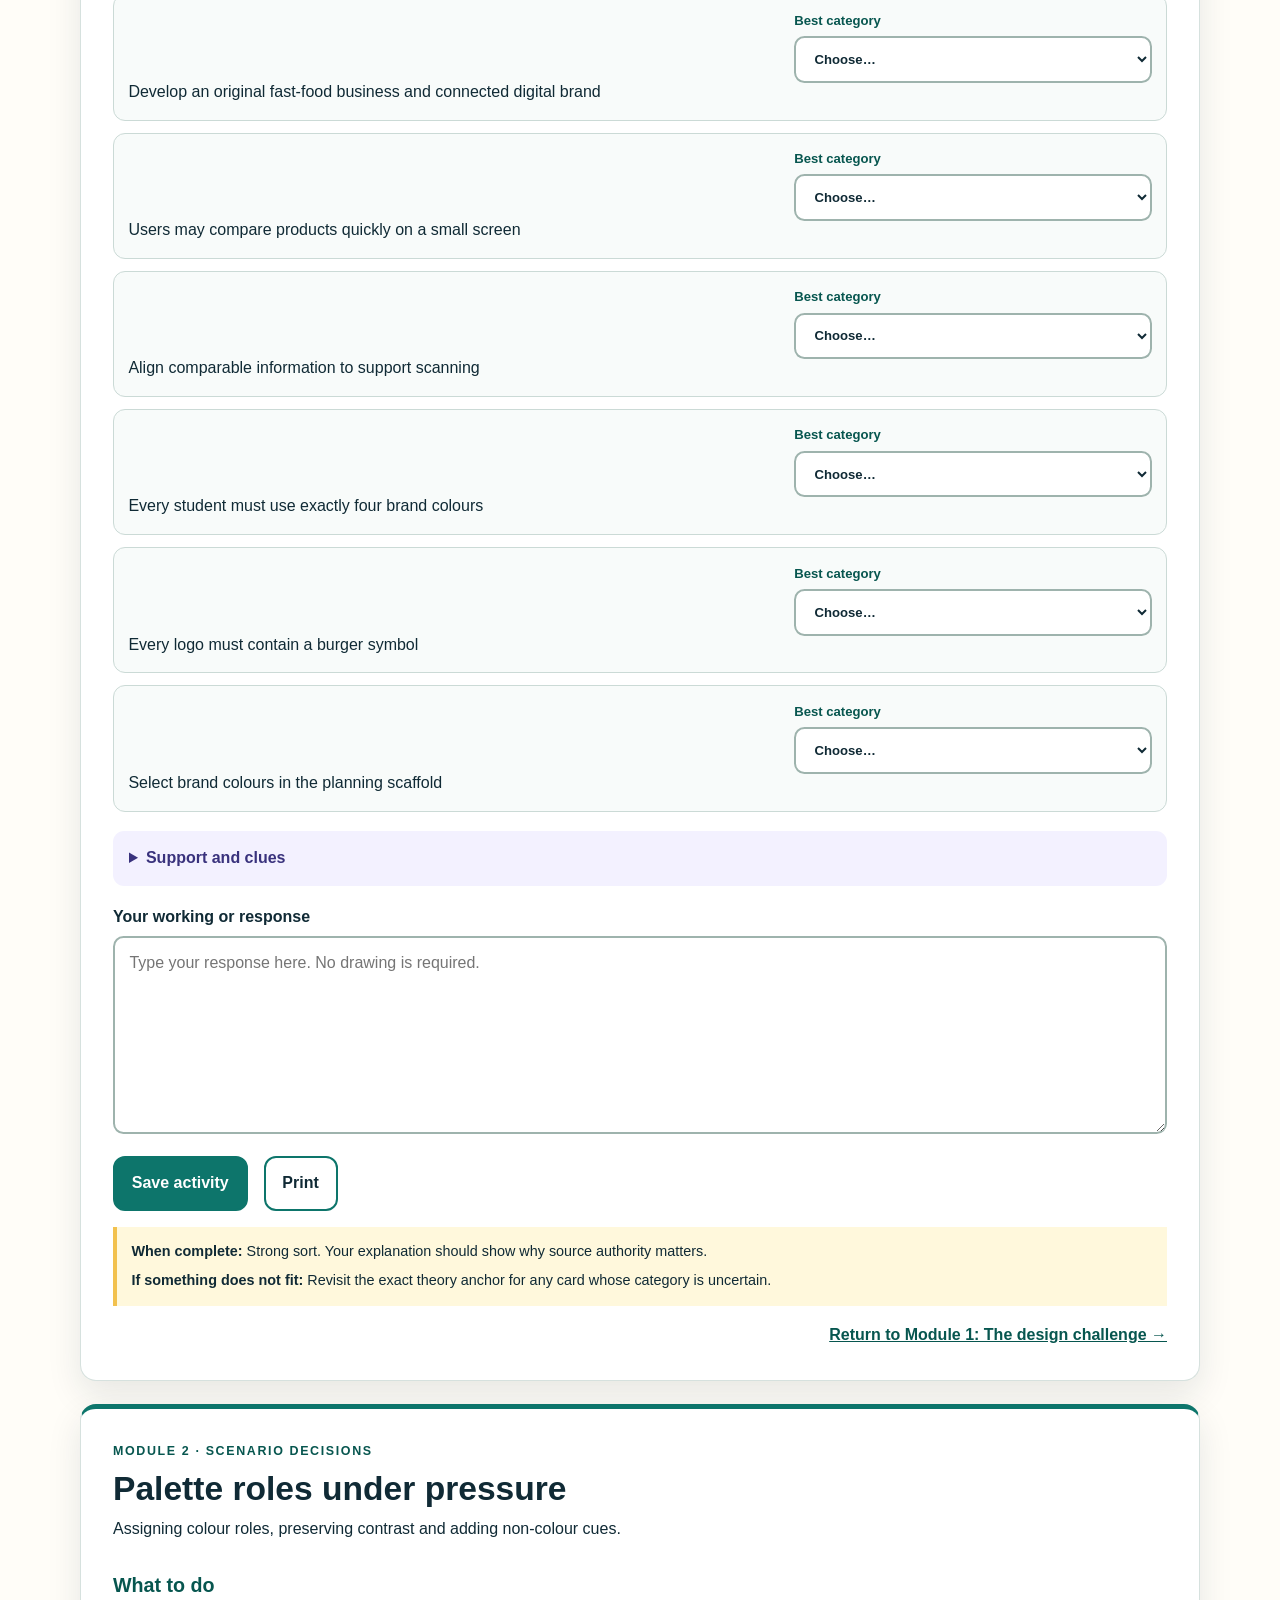
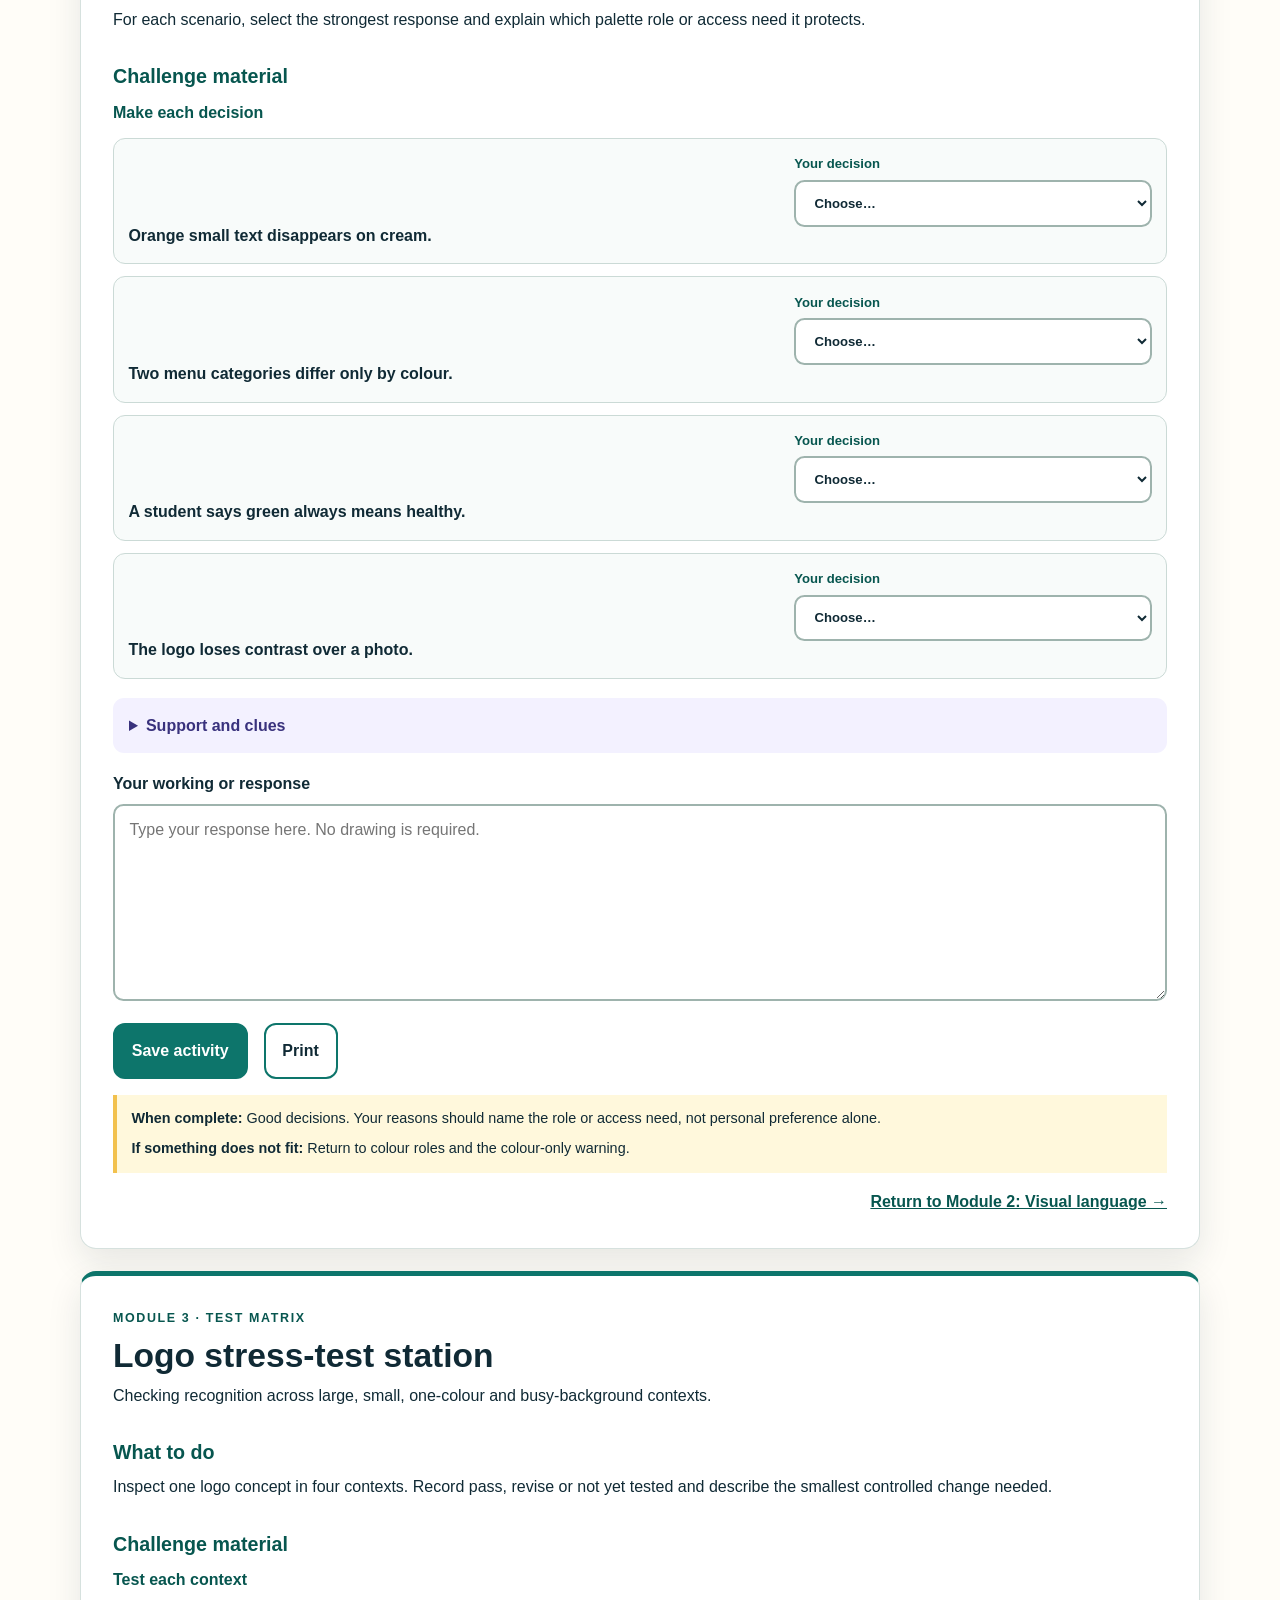
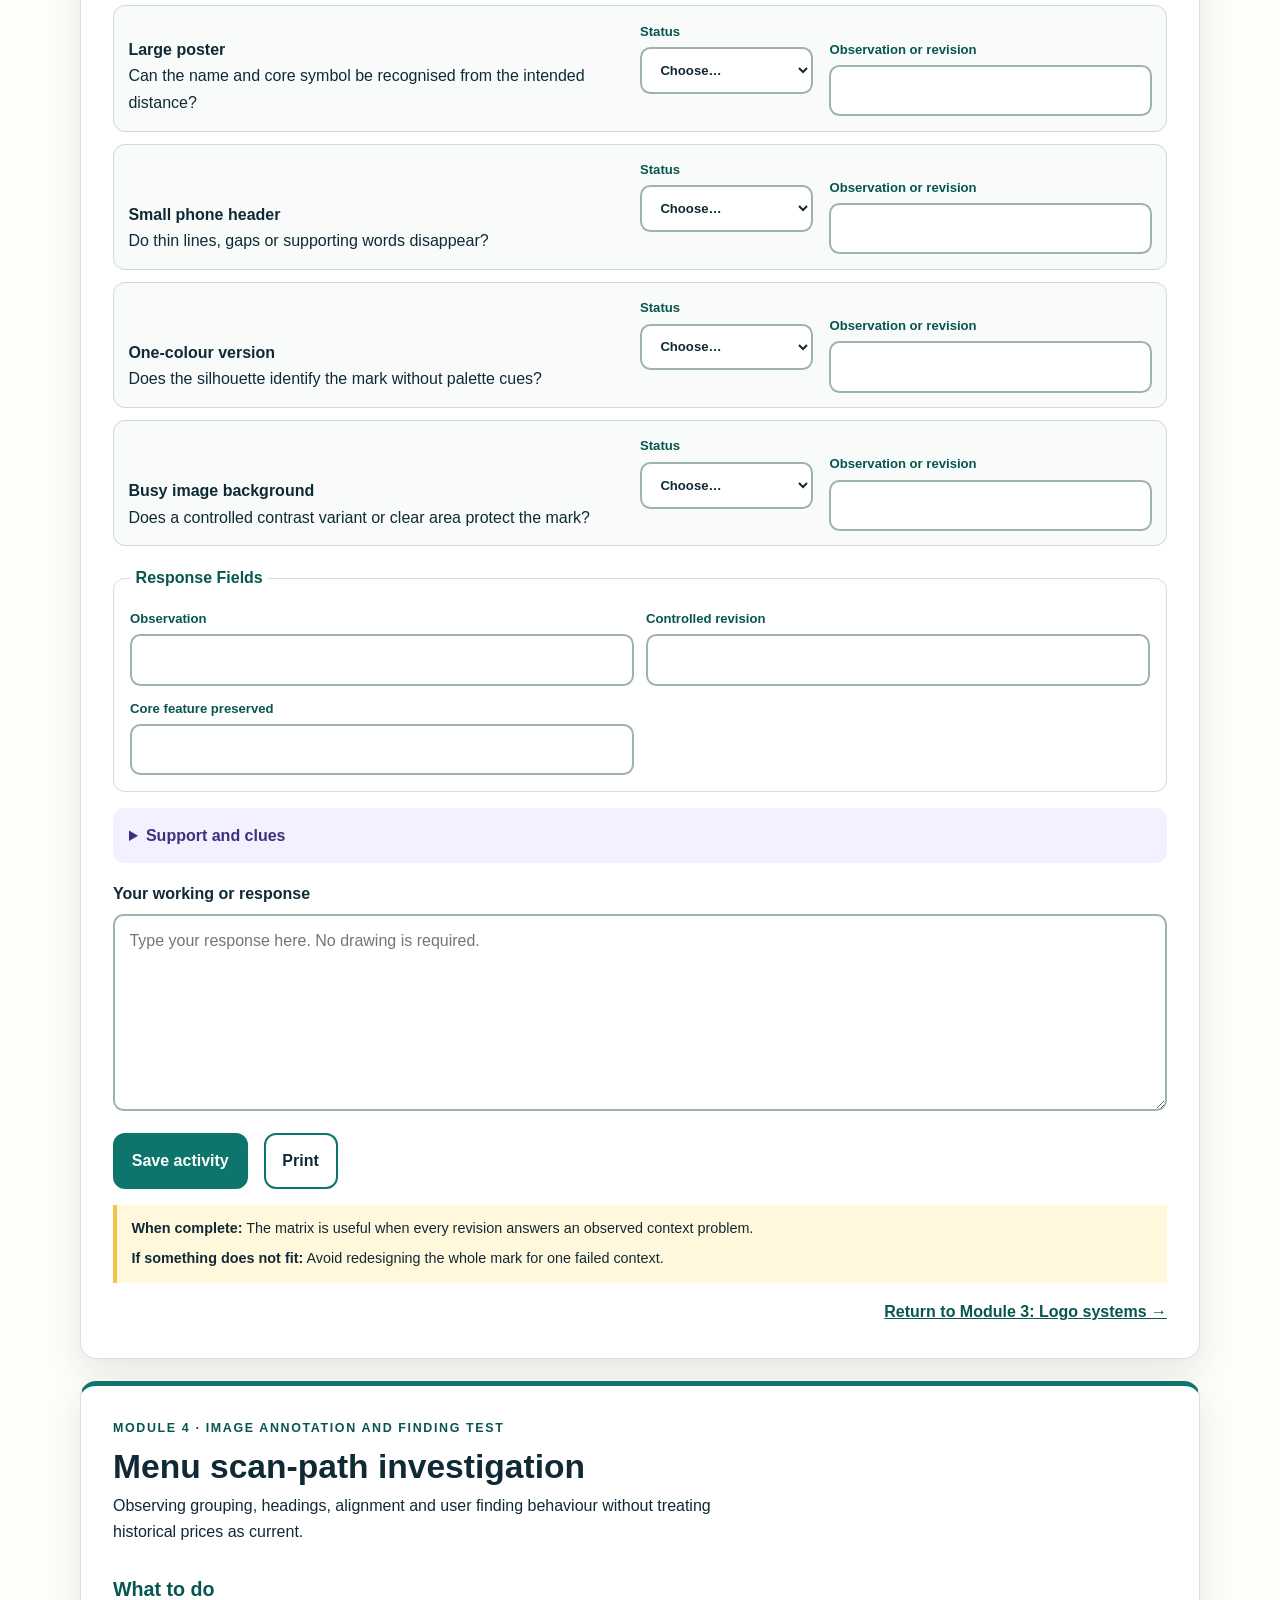
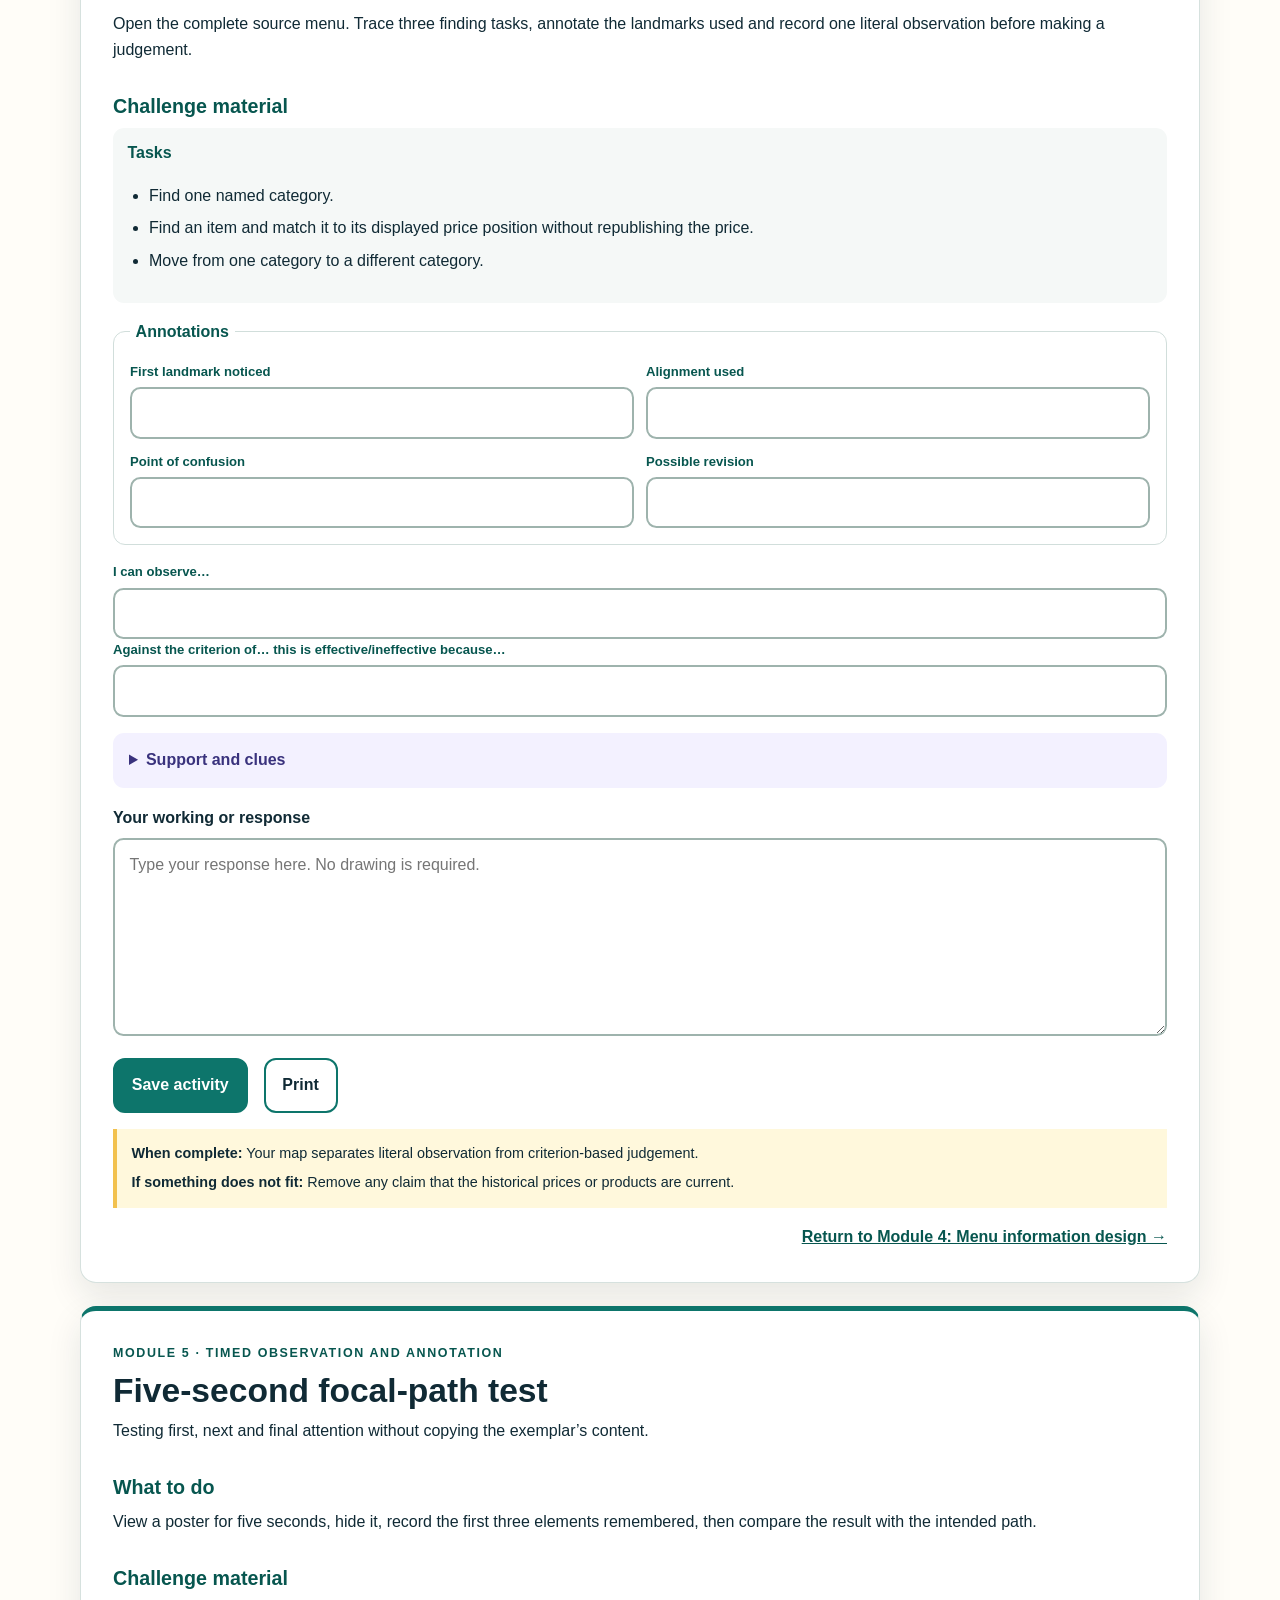
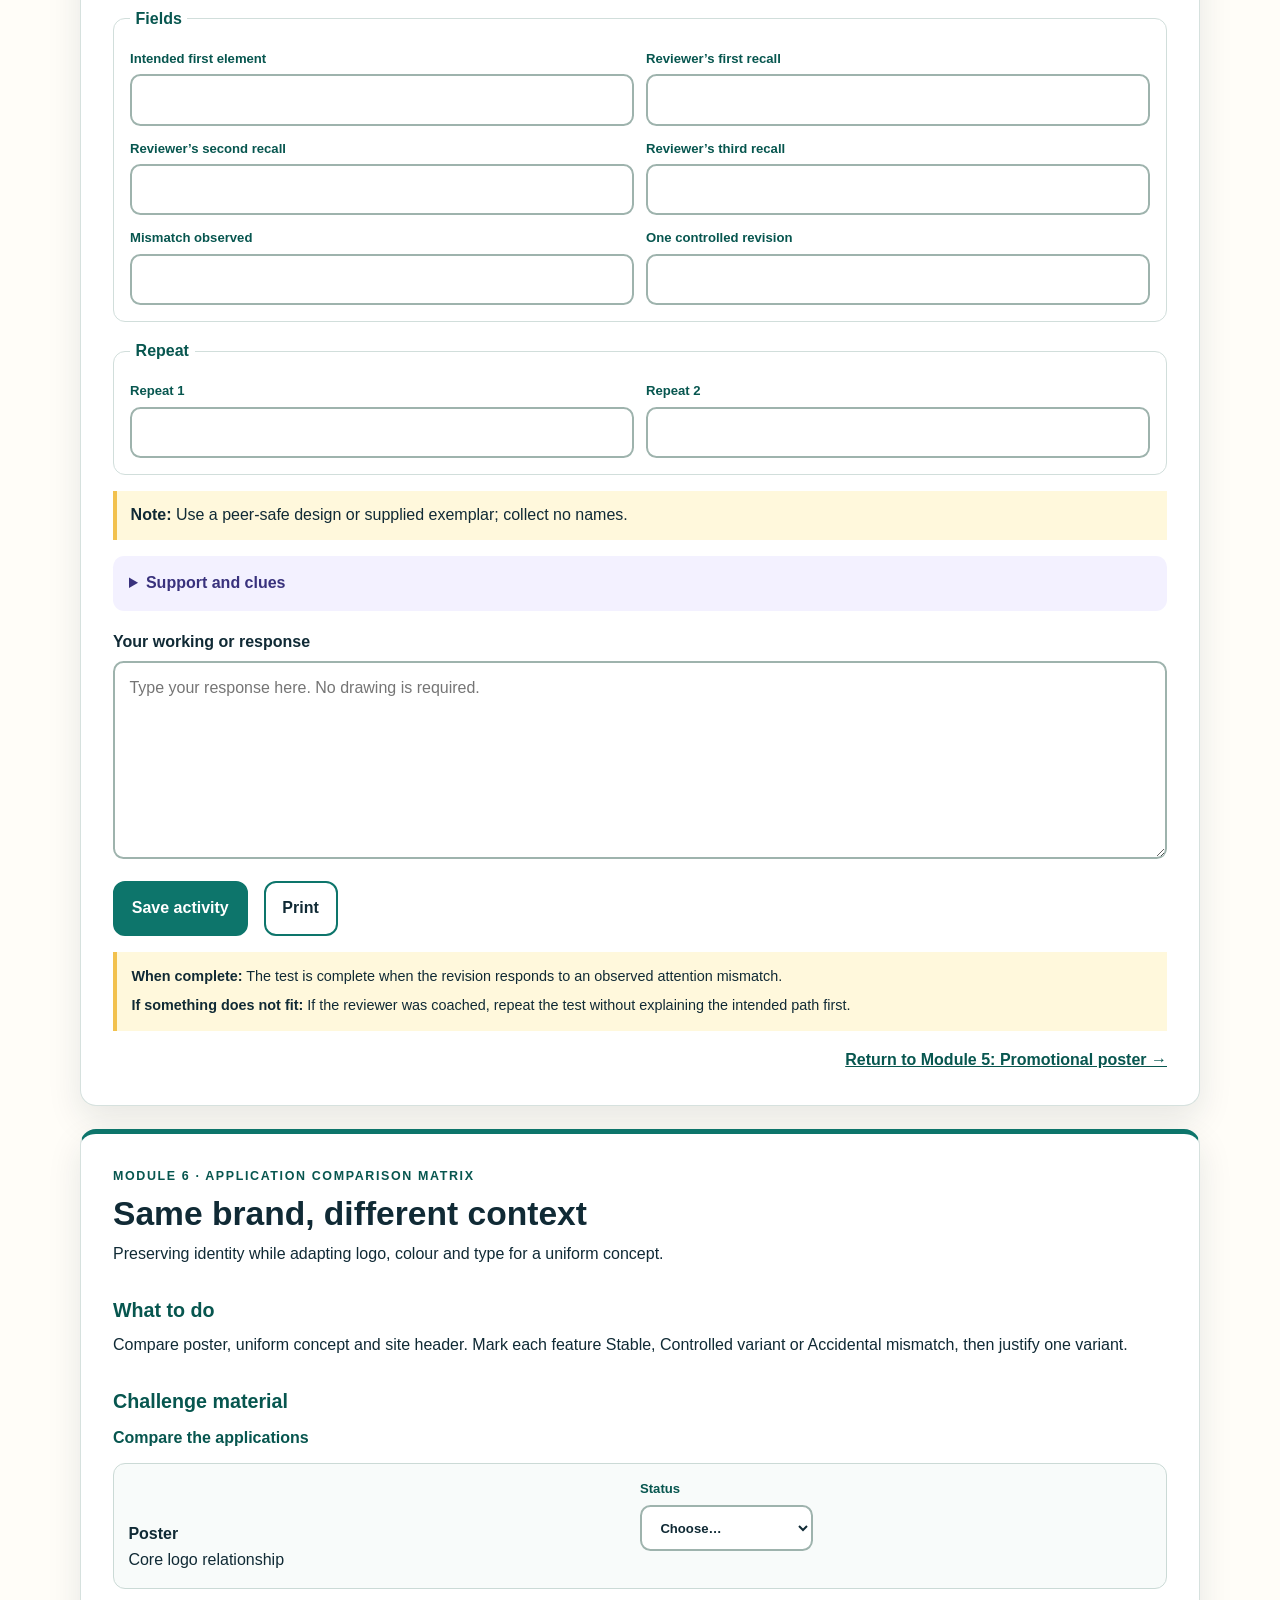
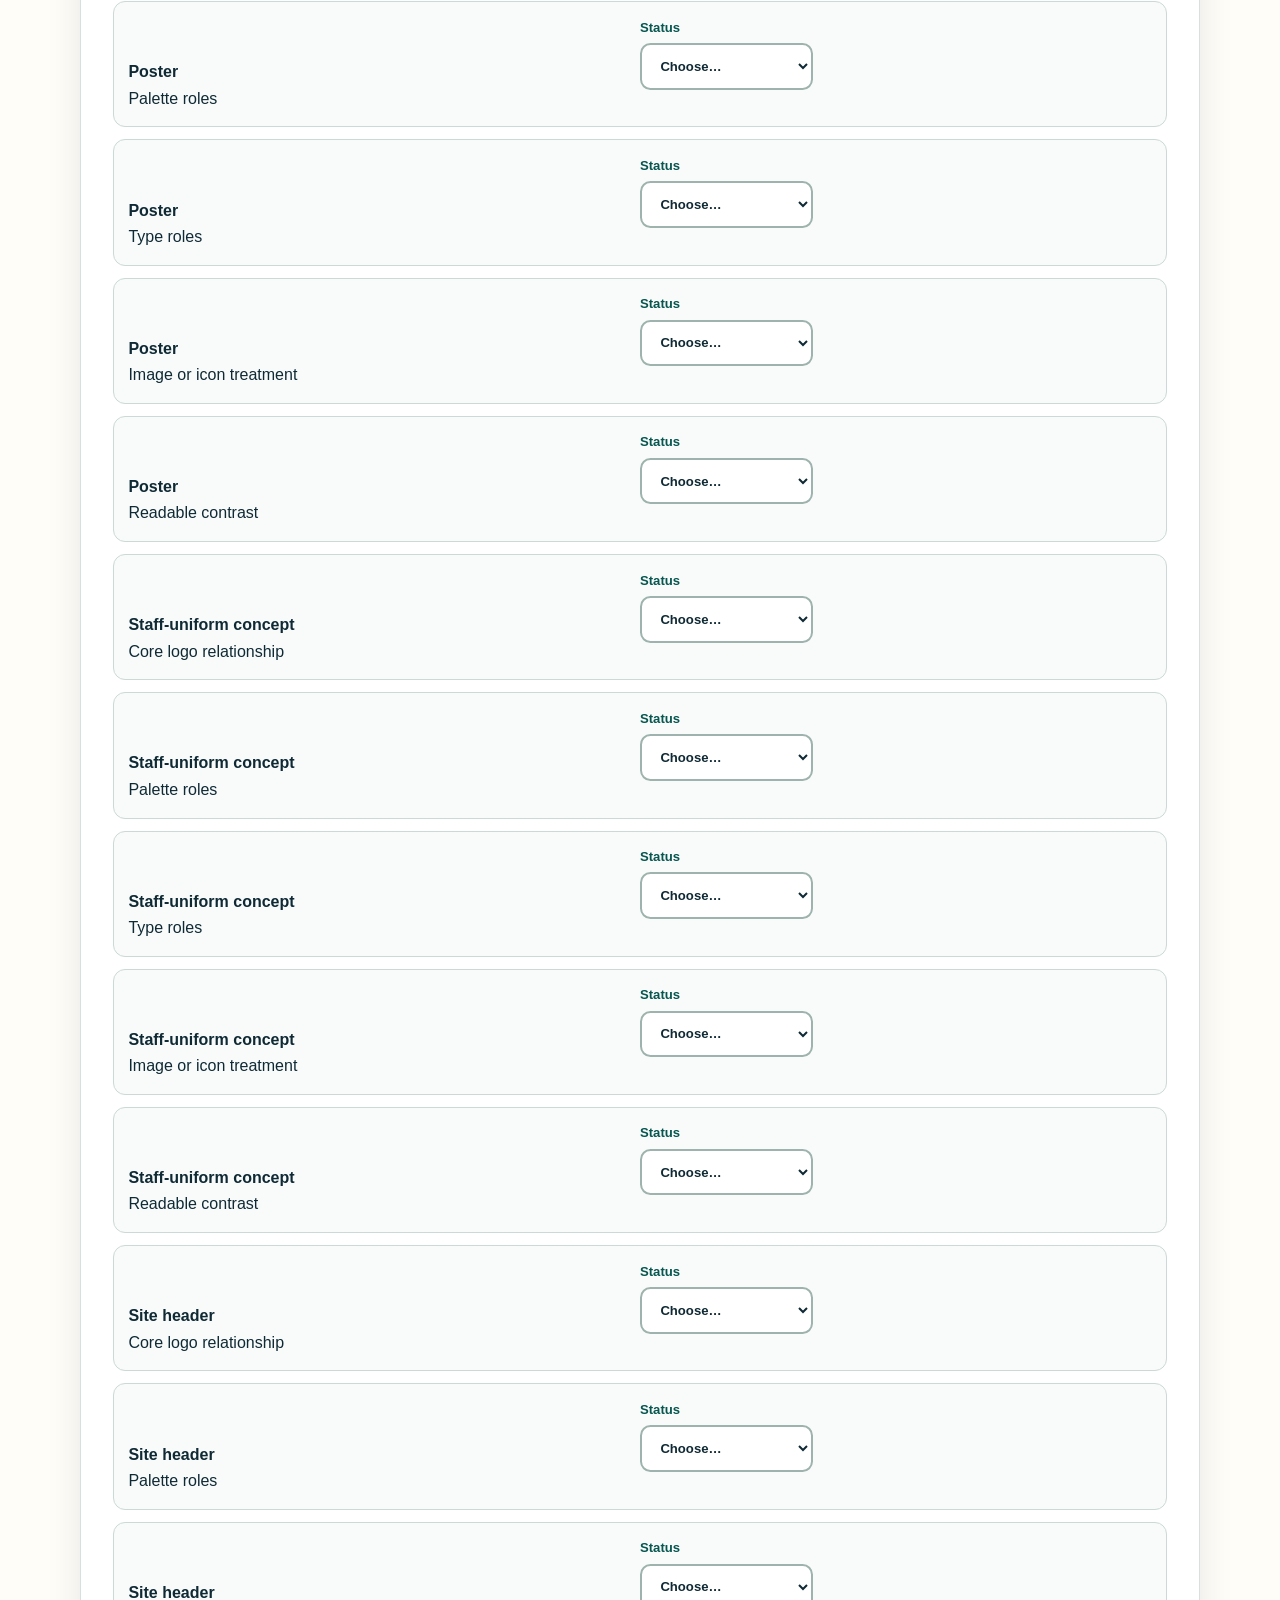
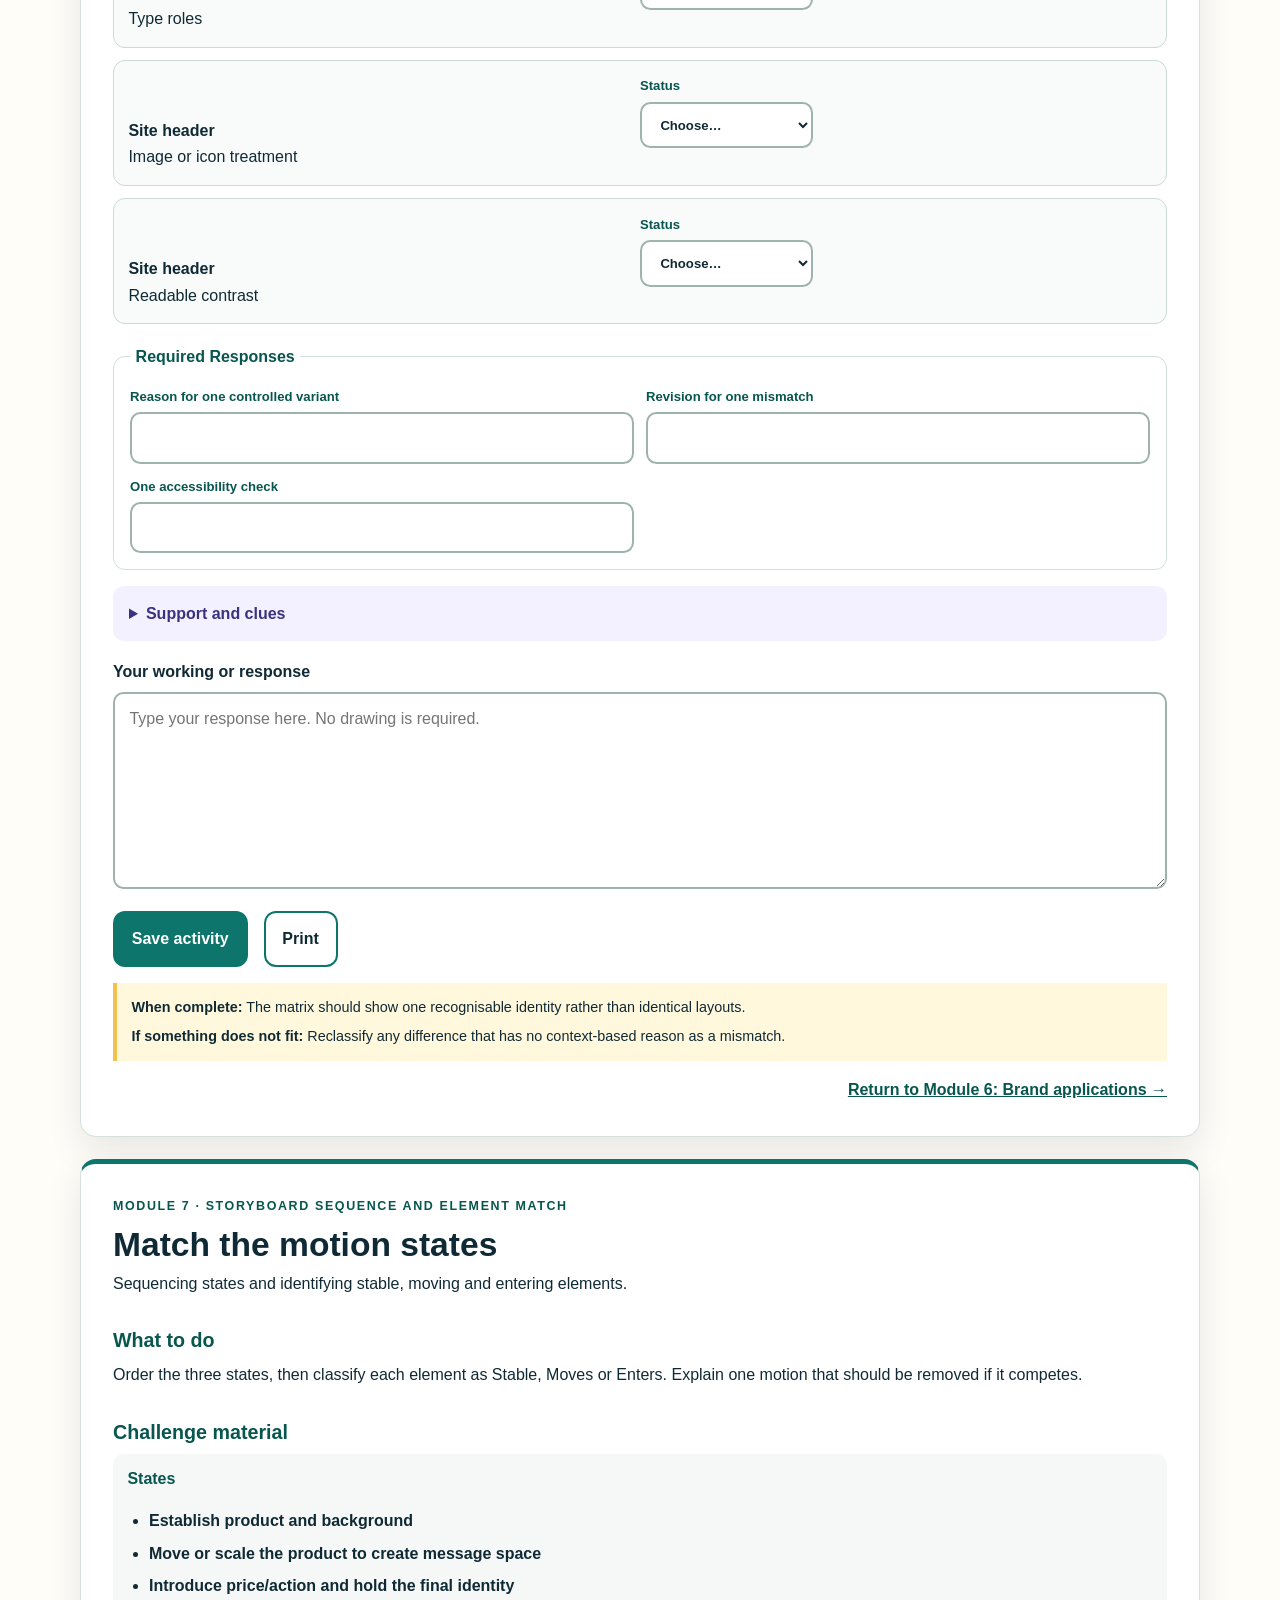
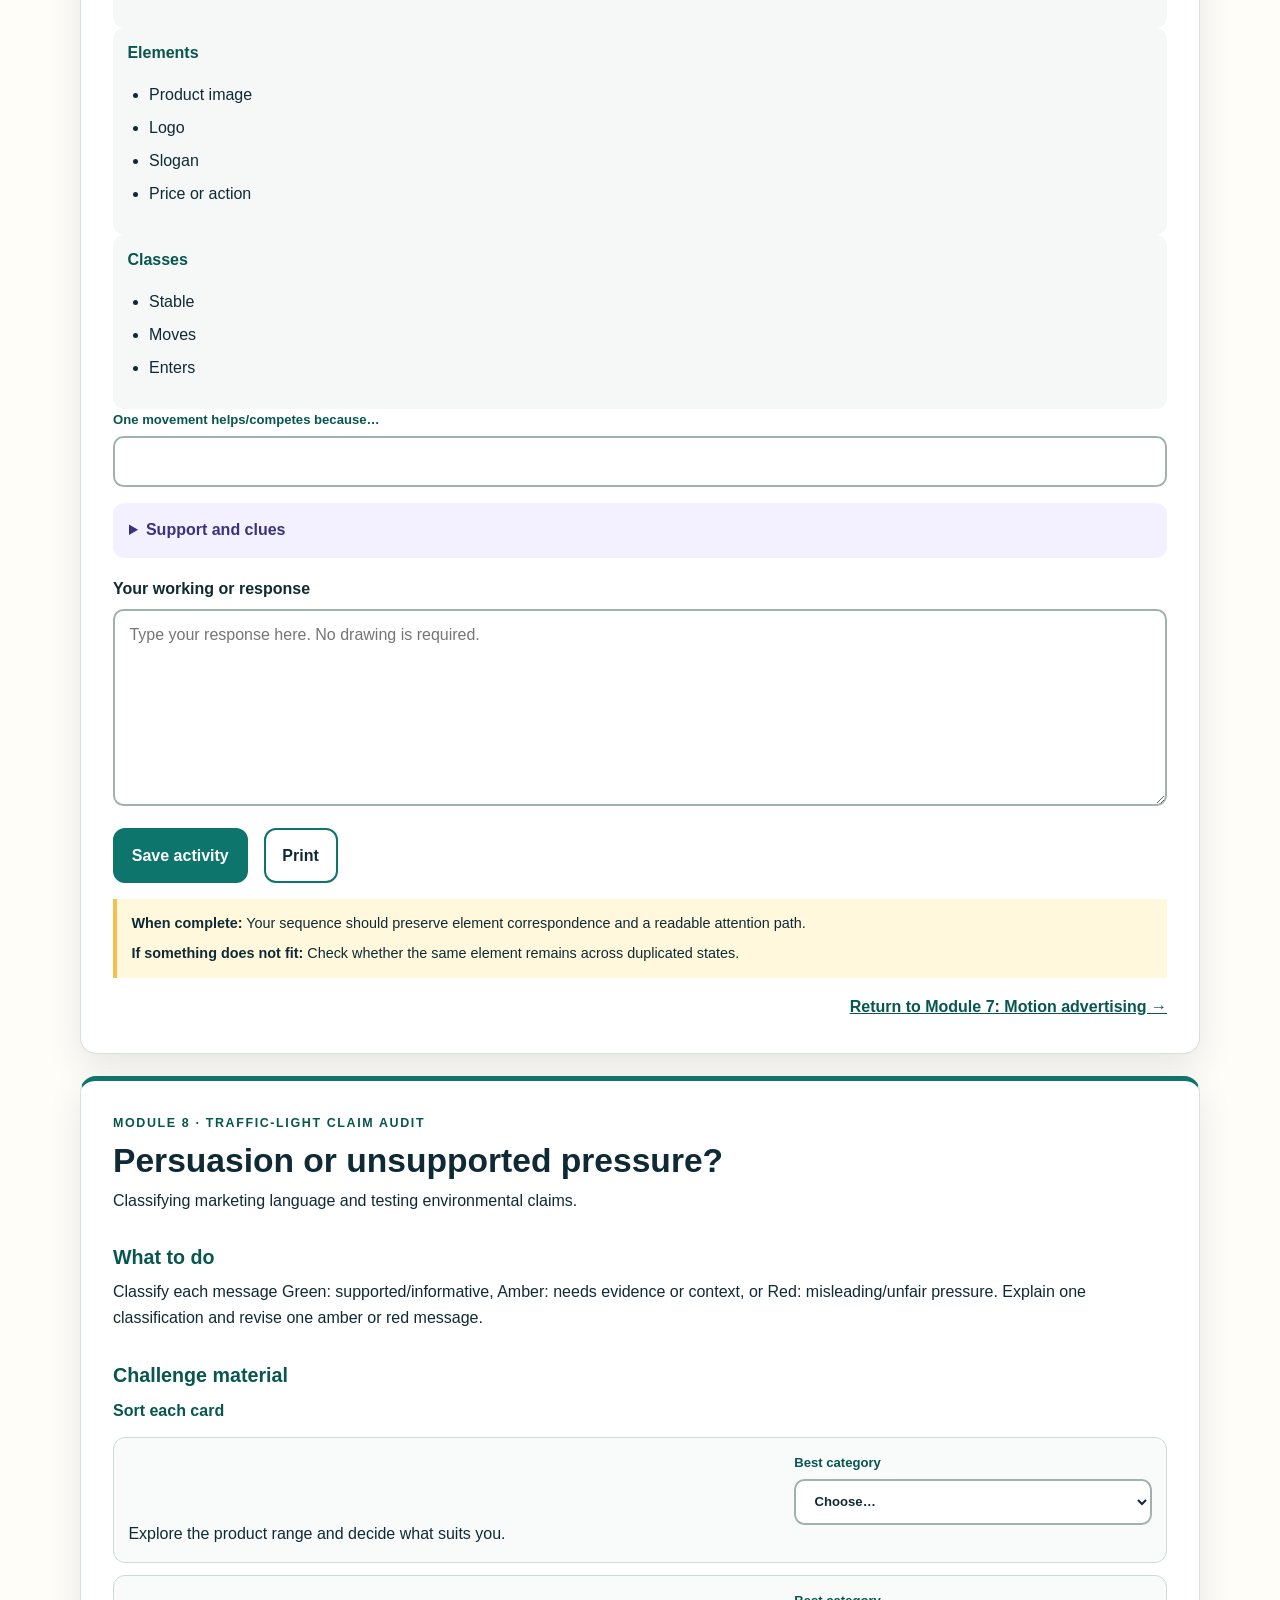
<file: busy-work.html>
<!doctype html>
<html lang="en-AU">
<head>
  <meta charset="utf-8">
  <meta name="viewport" content="width=device-width,initial-scale=1">
  <link rel="icon" href="favicon.svg" type="image/svg+xml">
  <meta name="description" content="Revision, fast-finisher and relief-ready multimedia challenges.">
  <title>Challenge bank | Multimedia</title>
  <link rel="stylesheet" href="styles.css">
  <link rel="stylesheet" href="course-family-navigation.css">
</head>
<body>
  <a class="skip-link" href="#main">Skip to content</a>
  <header class="course-family-nav screen-only"><div class="course-family-nav__inner"><a class="course-family-nav__brand" href="index.html"><span class="course-family-nav__mark" aria-hidden="true">M7</span><span>Multimedia</span></a><nav class="course-family-nav__links" aria-label="Course navigation"><a data-nav-key="course" href="index.html">Course</a><a data-nav-key="modules" href="index.html#modules">Modules</a><a data-nav-key="activities" href="activities.html">Activities</a><a data-nav-key="busy-work" href="busy-work.html">Challenges</a><a data-nav-key="folio" href="folio.html">My folio</a><a data-nav-key="assessment" href="assessment.html">Assessment</a><a data-nav-key="teacher-resources" href="teacher-resources.html">Teacher resources</a><a data-main-menu-link href="https://stevencowell.github.io/Main-Page/">Main Menu</a></nav></div></header>
  <main id="main">
    <div class="page-hero"><div class="wrap"><p class="eyebrow">Revision · fast finishers · relief lessons</p><h1>Challenge bank</h1><p>Shorter multimedia problems that still practise a real course idea. Choose one that connects to the module you are studying.</p></div></div>
    <section>
      <div class="wrap">
        <div class="activity-tools screen-only" aria-label="Filter challenges">
          <label>Search challenges<input type="search" data-activity-search placeholder="Search by concept"></label>
          <label>Module<select data-module-filter><option value="all">All modules</option><option value="1">Module 1</option><option value="2">Module 2</option><option value="3">Module 3</option><option value="4">Module 4</option><option value="5">Module 5</option><option value="6">Module 6</option><option value="7">Module 7</option><option value="8">Module 8</option><option value="9">Module 9</option><option value="10">Module 10</option></select></label>
        </div>
        <div class="teacher-confirm"><strong>Choose purposefully.</strong> Your teacher may nominate a challenge, or you can select one that strengthens a concept you have not yet mastered.</div>
        <div class="activity-bank" data-activity-bank></div>
        <p class="card" data-empty-activities hidden>No challenges match that filter.</p>
      </div>
    </section>
  </main>
  <footer class="footer"><div class="wrap footer-grid"><div><strong>Stage 4 Technology — Multimedia</strong><p class="fine">Course-linked revision and extension.</p></div><div><a href="activities.html">Full activity bank</a> · <a href="index.html#modules">Modules</a></div></div></footer>
  <script src="data/course-map.js"></script>
  <script src="data/activity-data.js"></script>
  <script src="scripts/shared.js"></script>
  <script src="scripts/activities.js"></script>
</body>
</html>
</file>
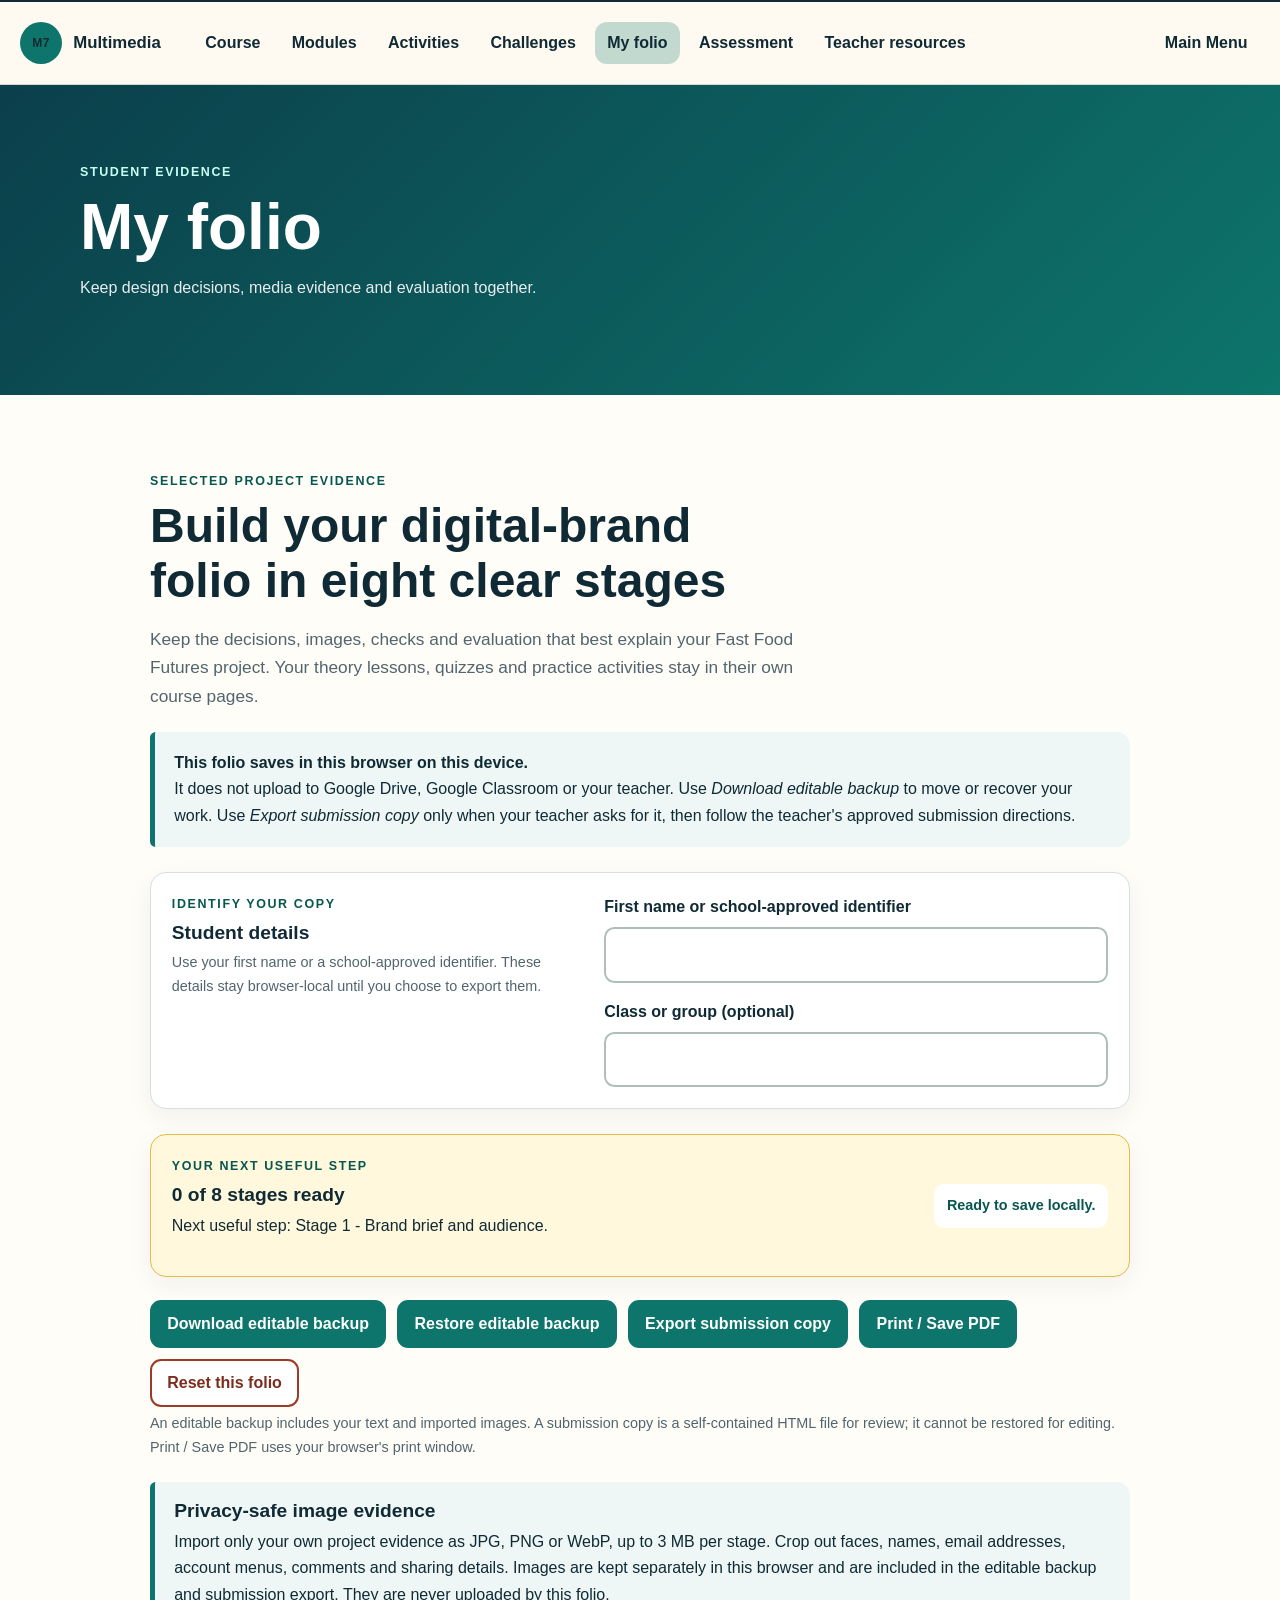
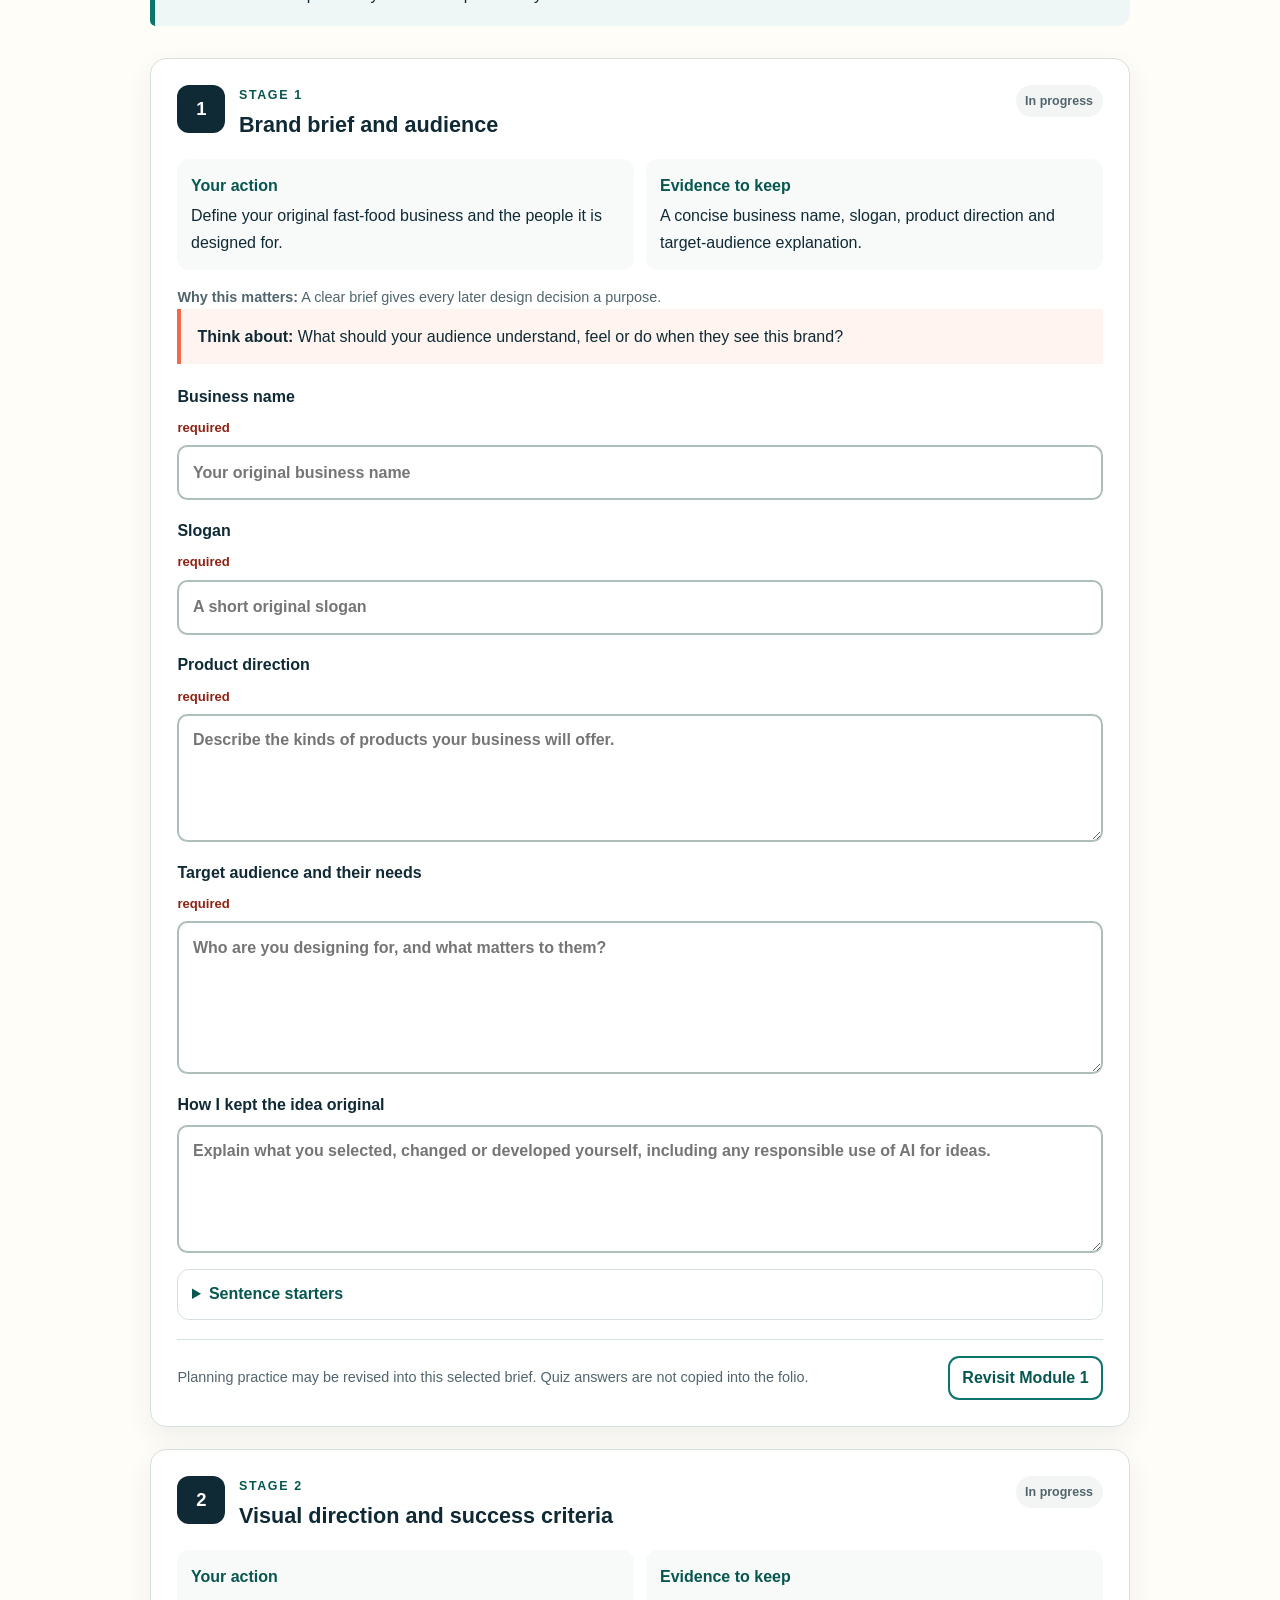
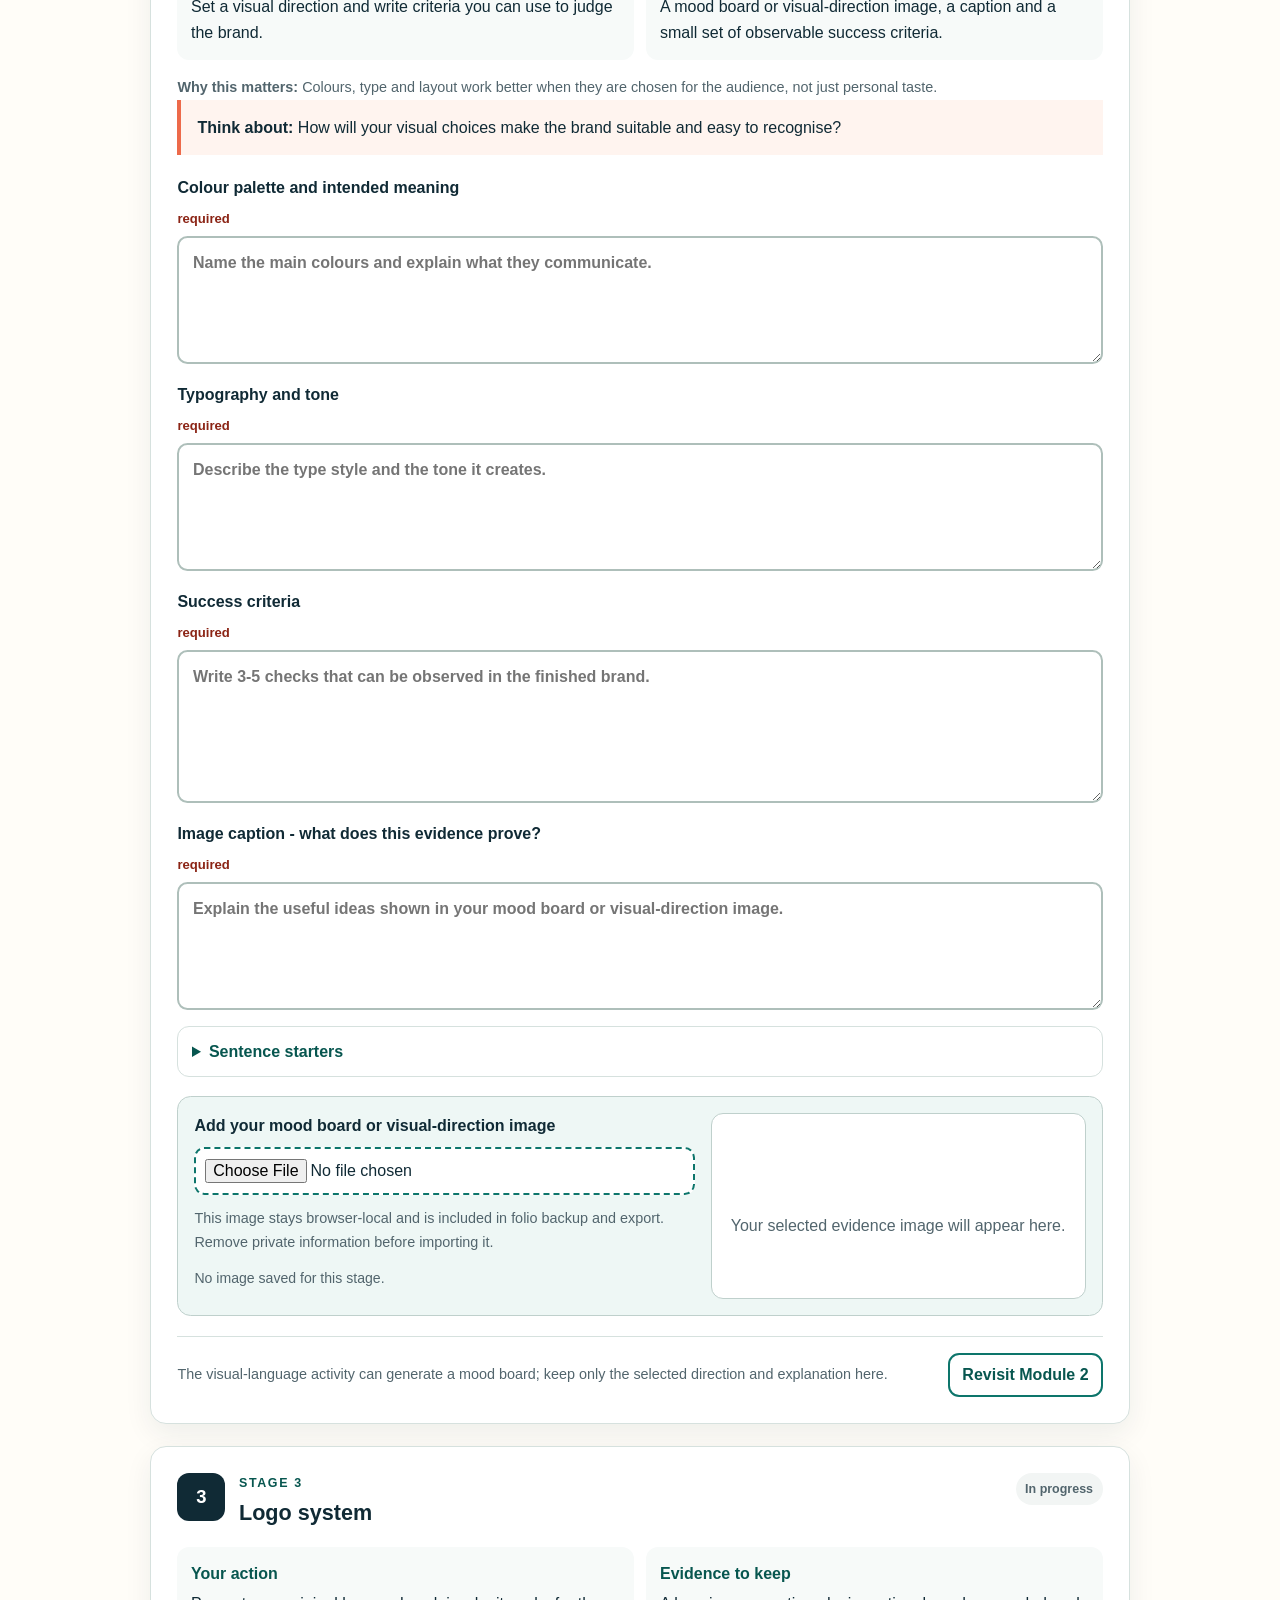
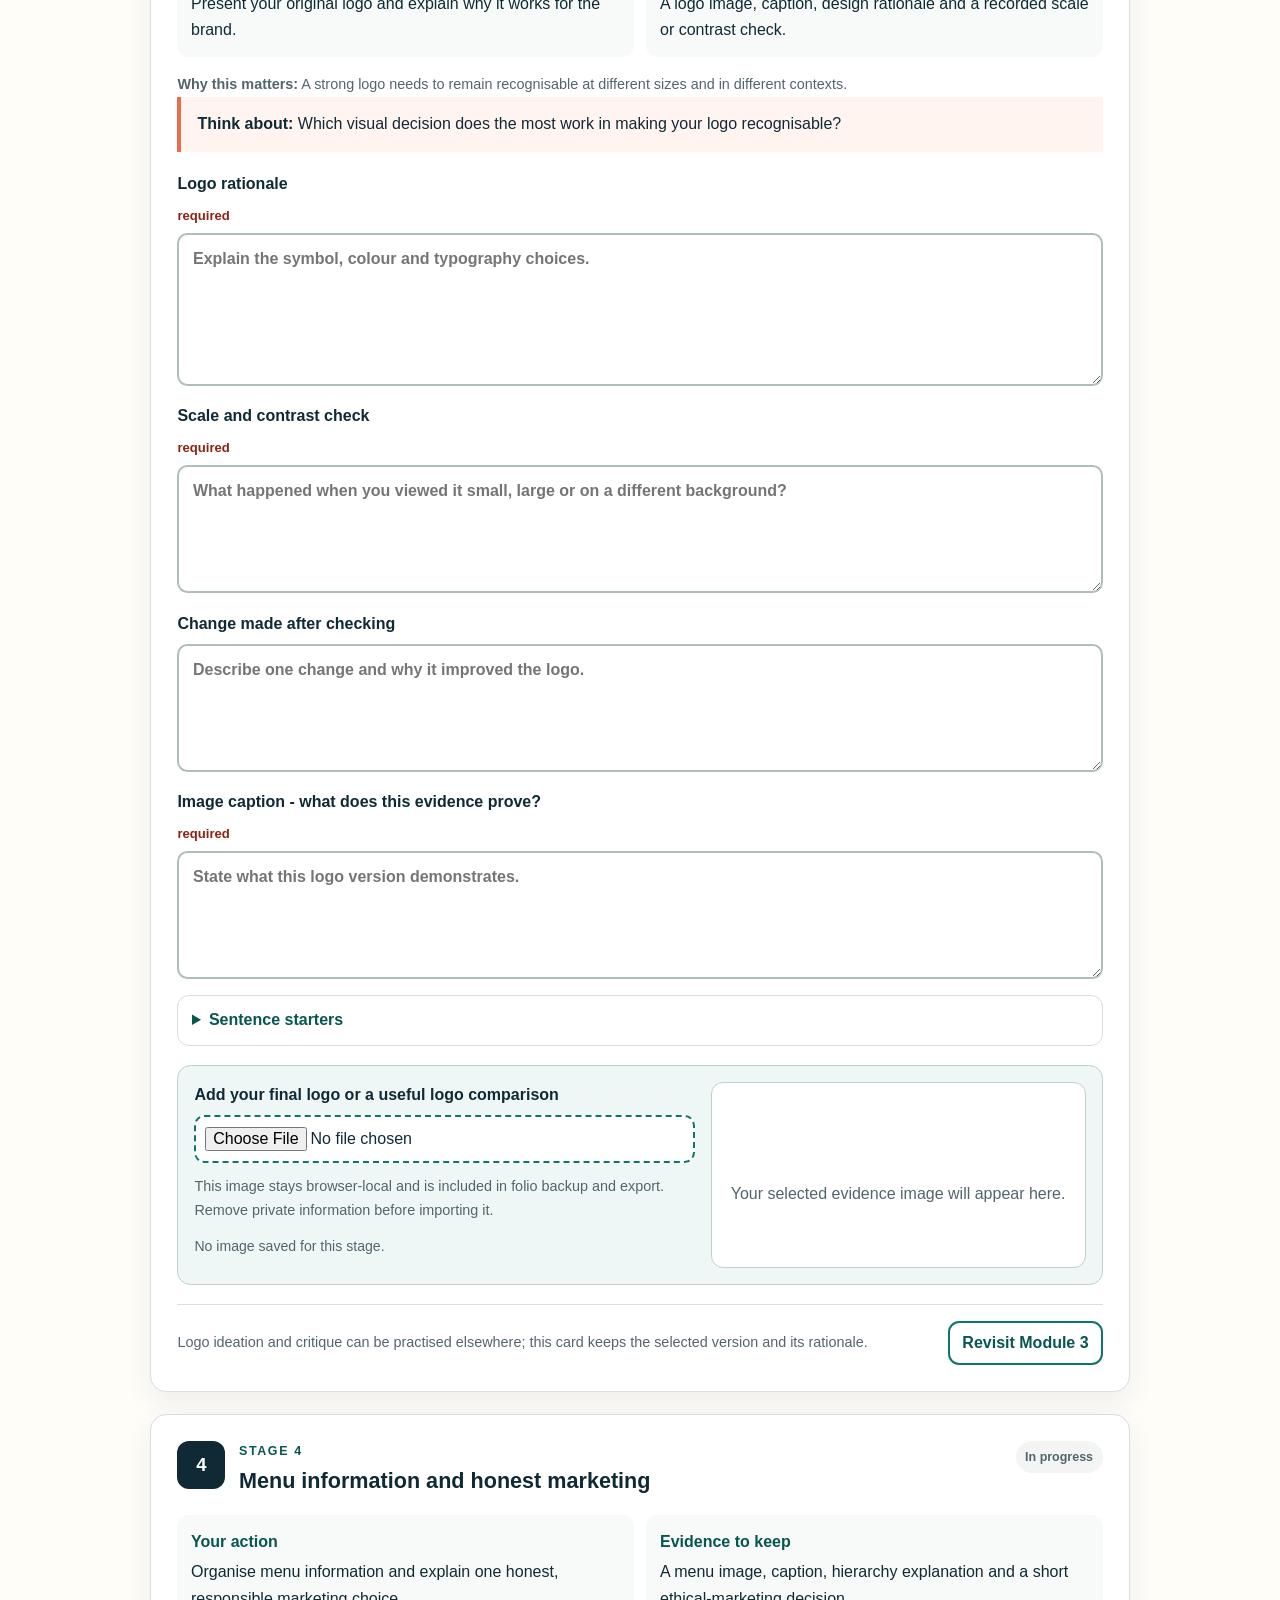
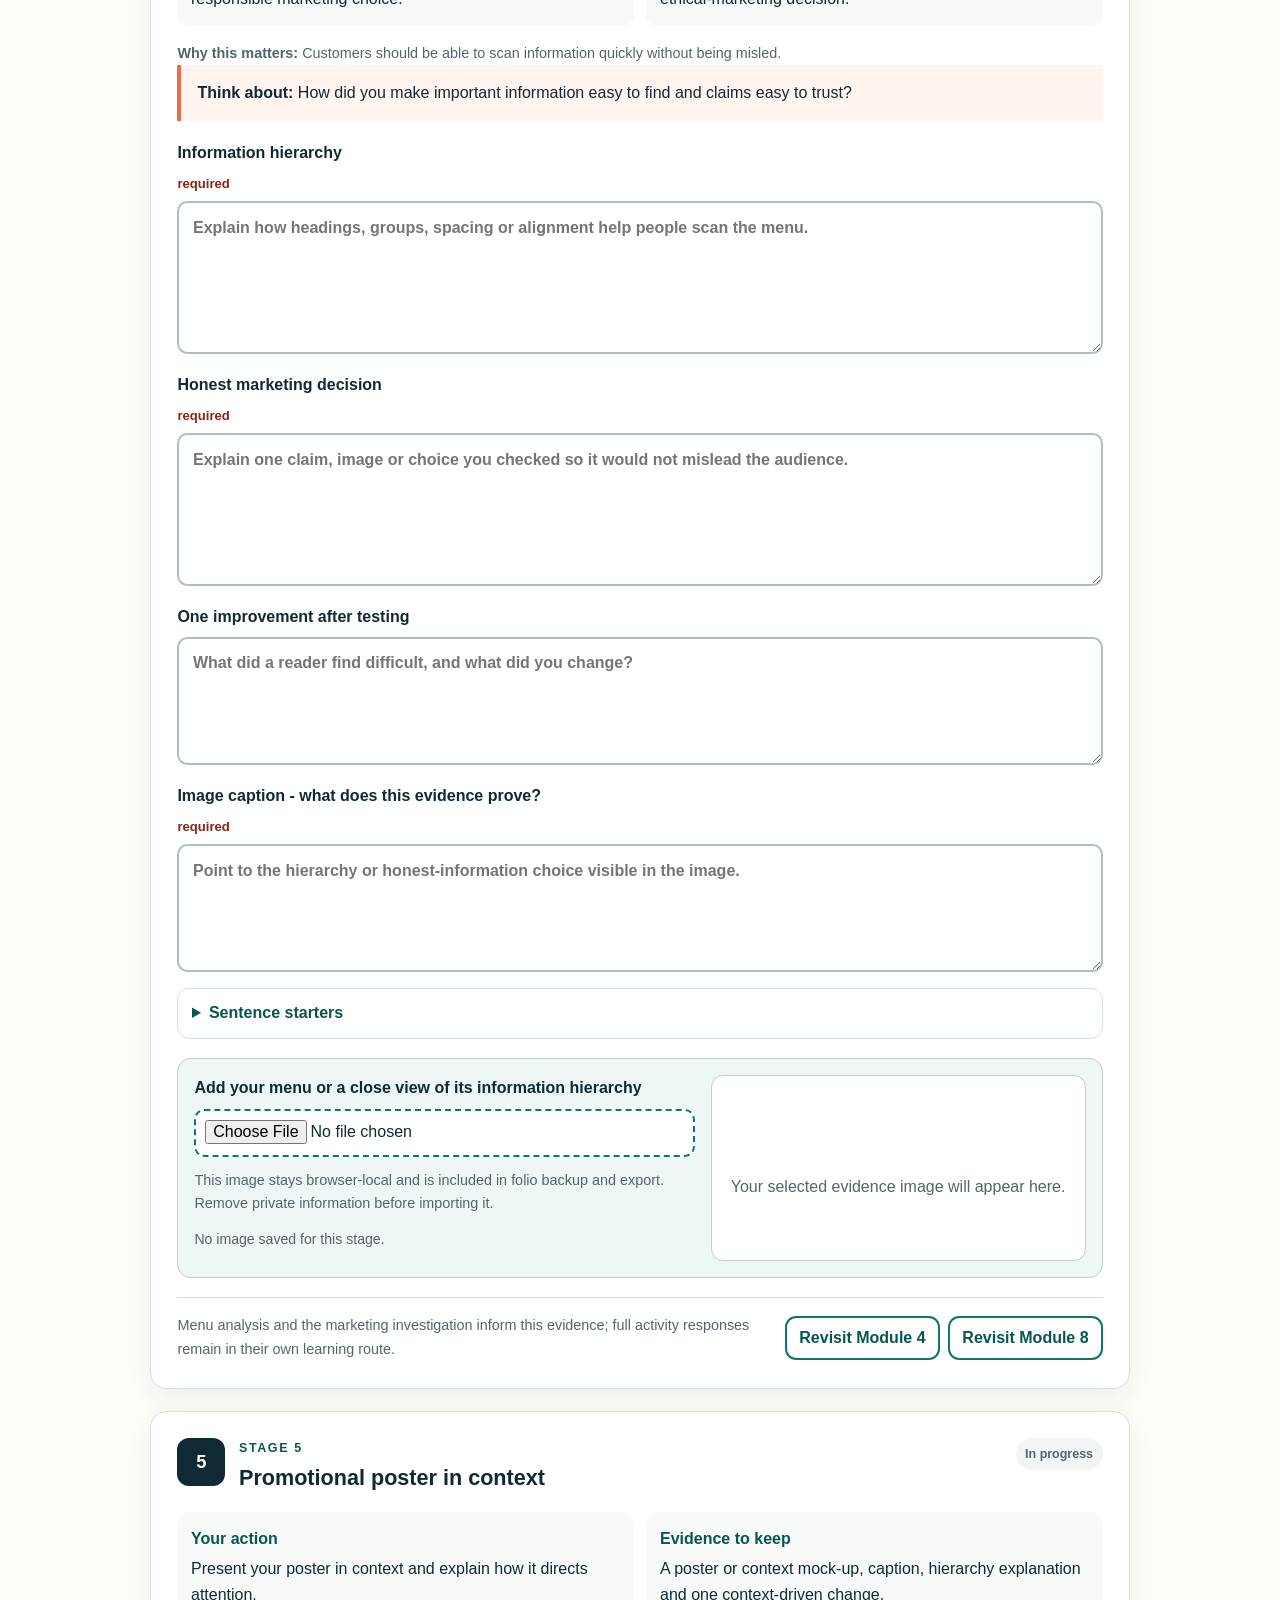
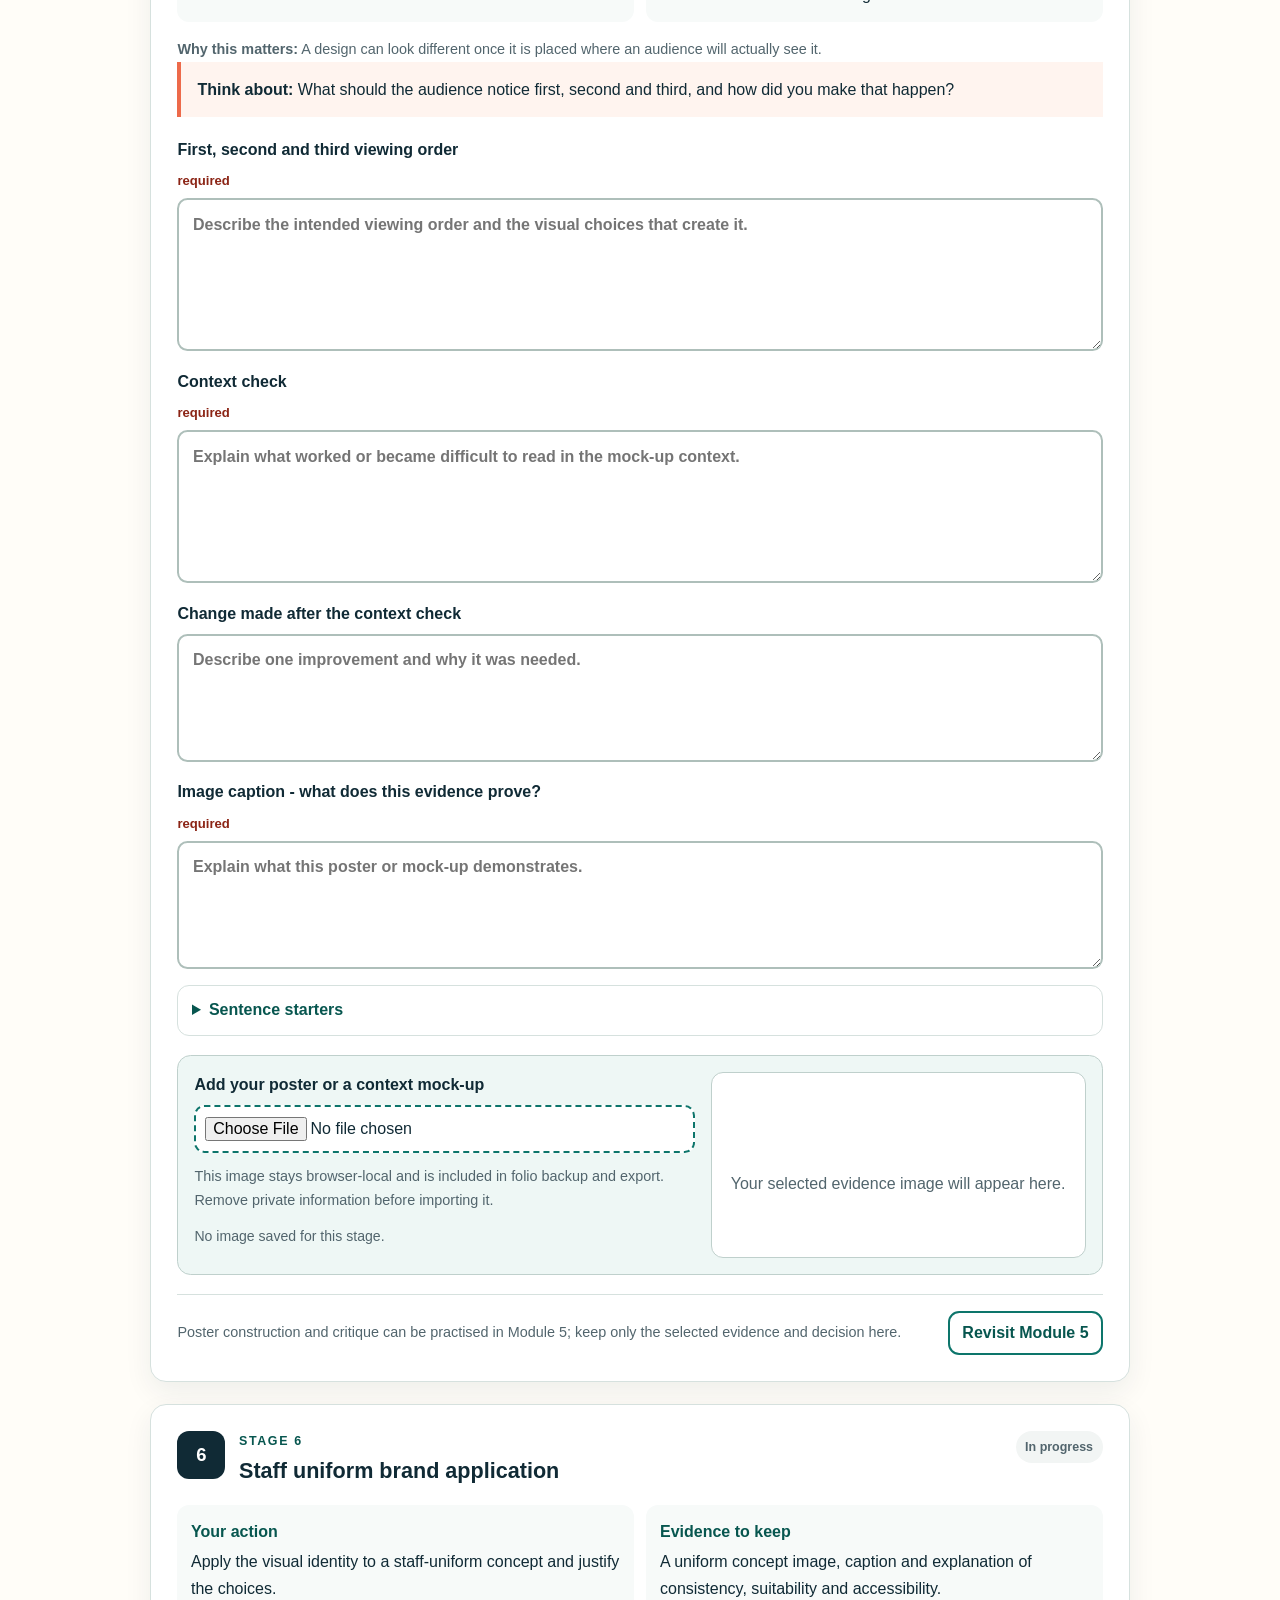
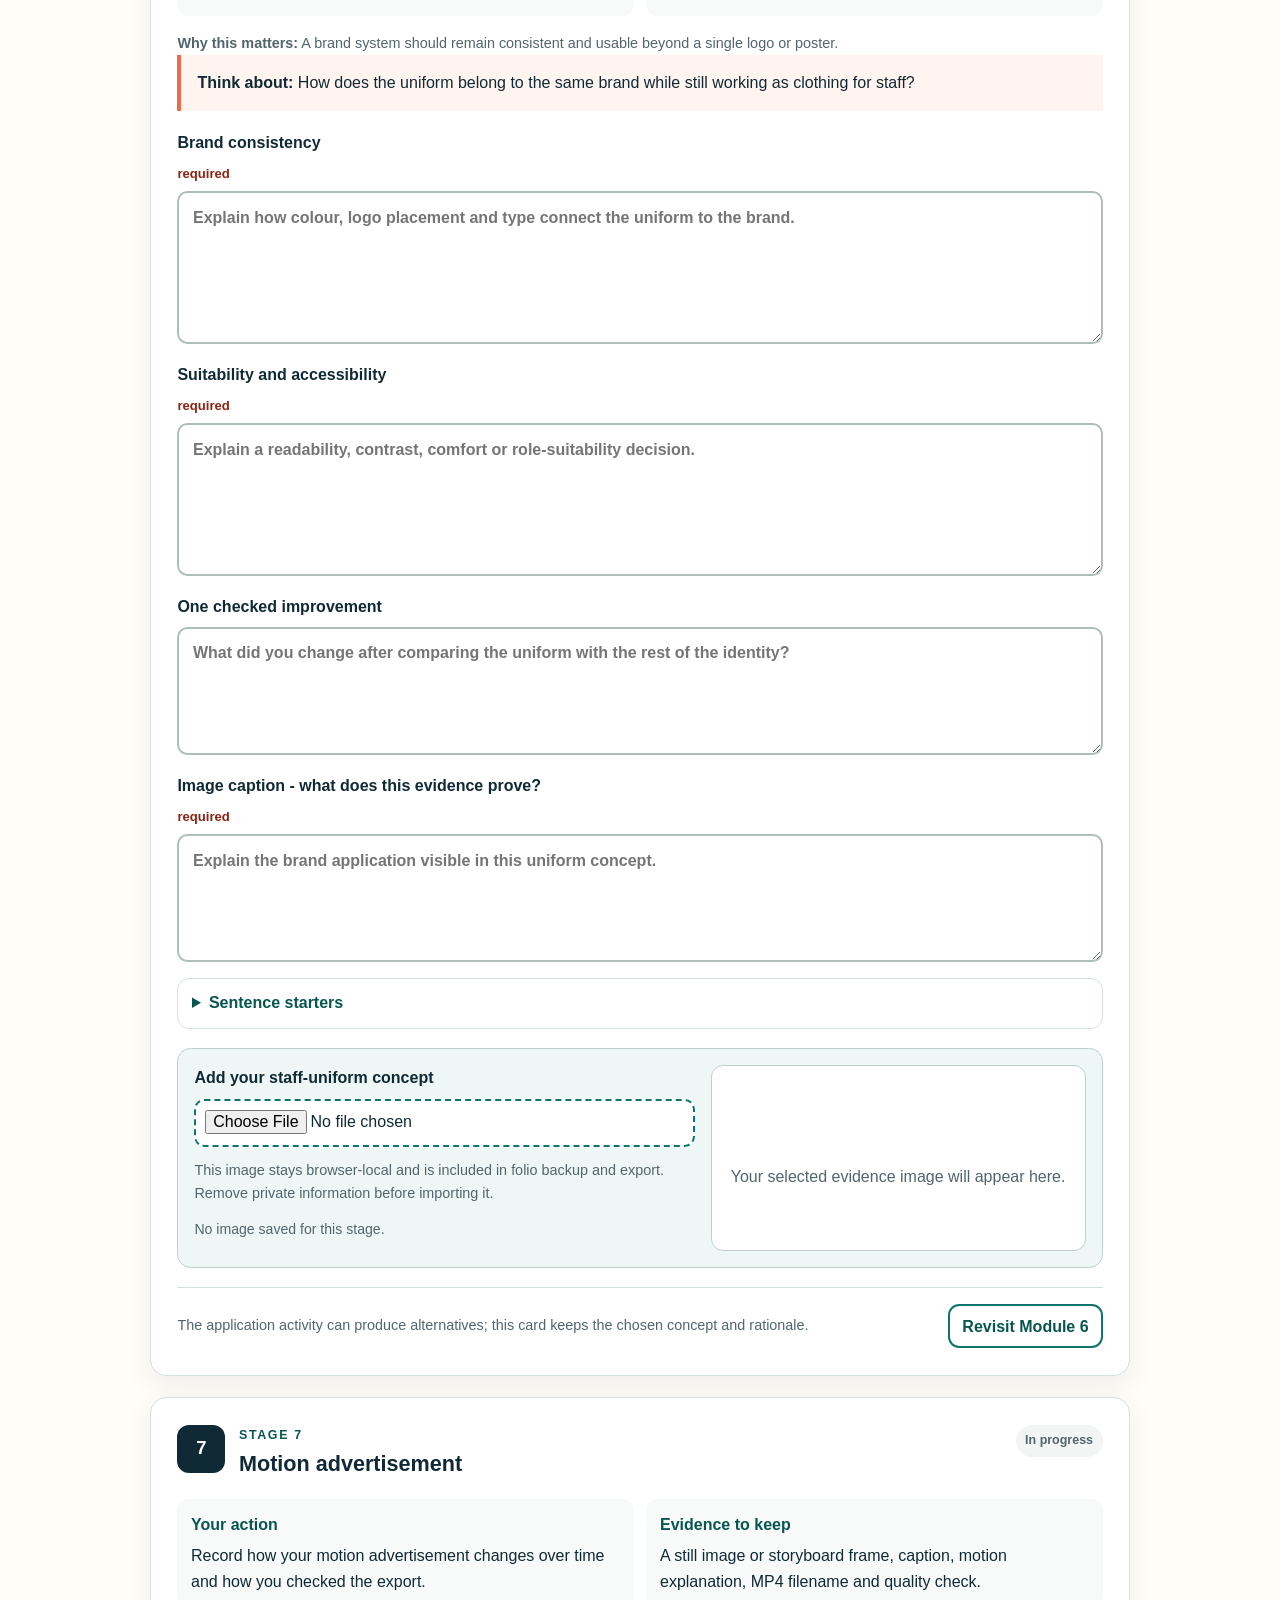
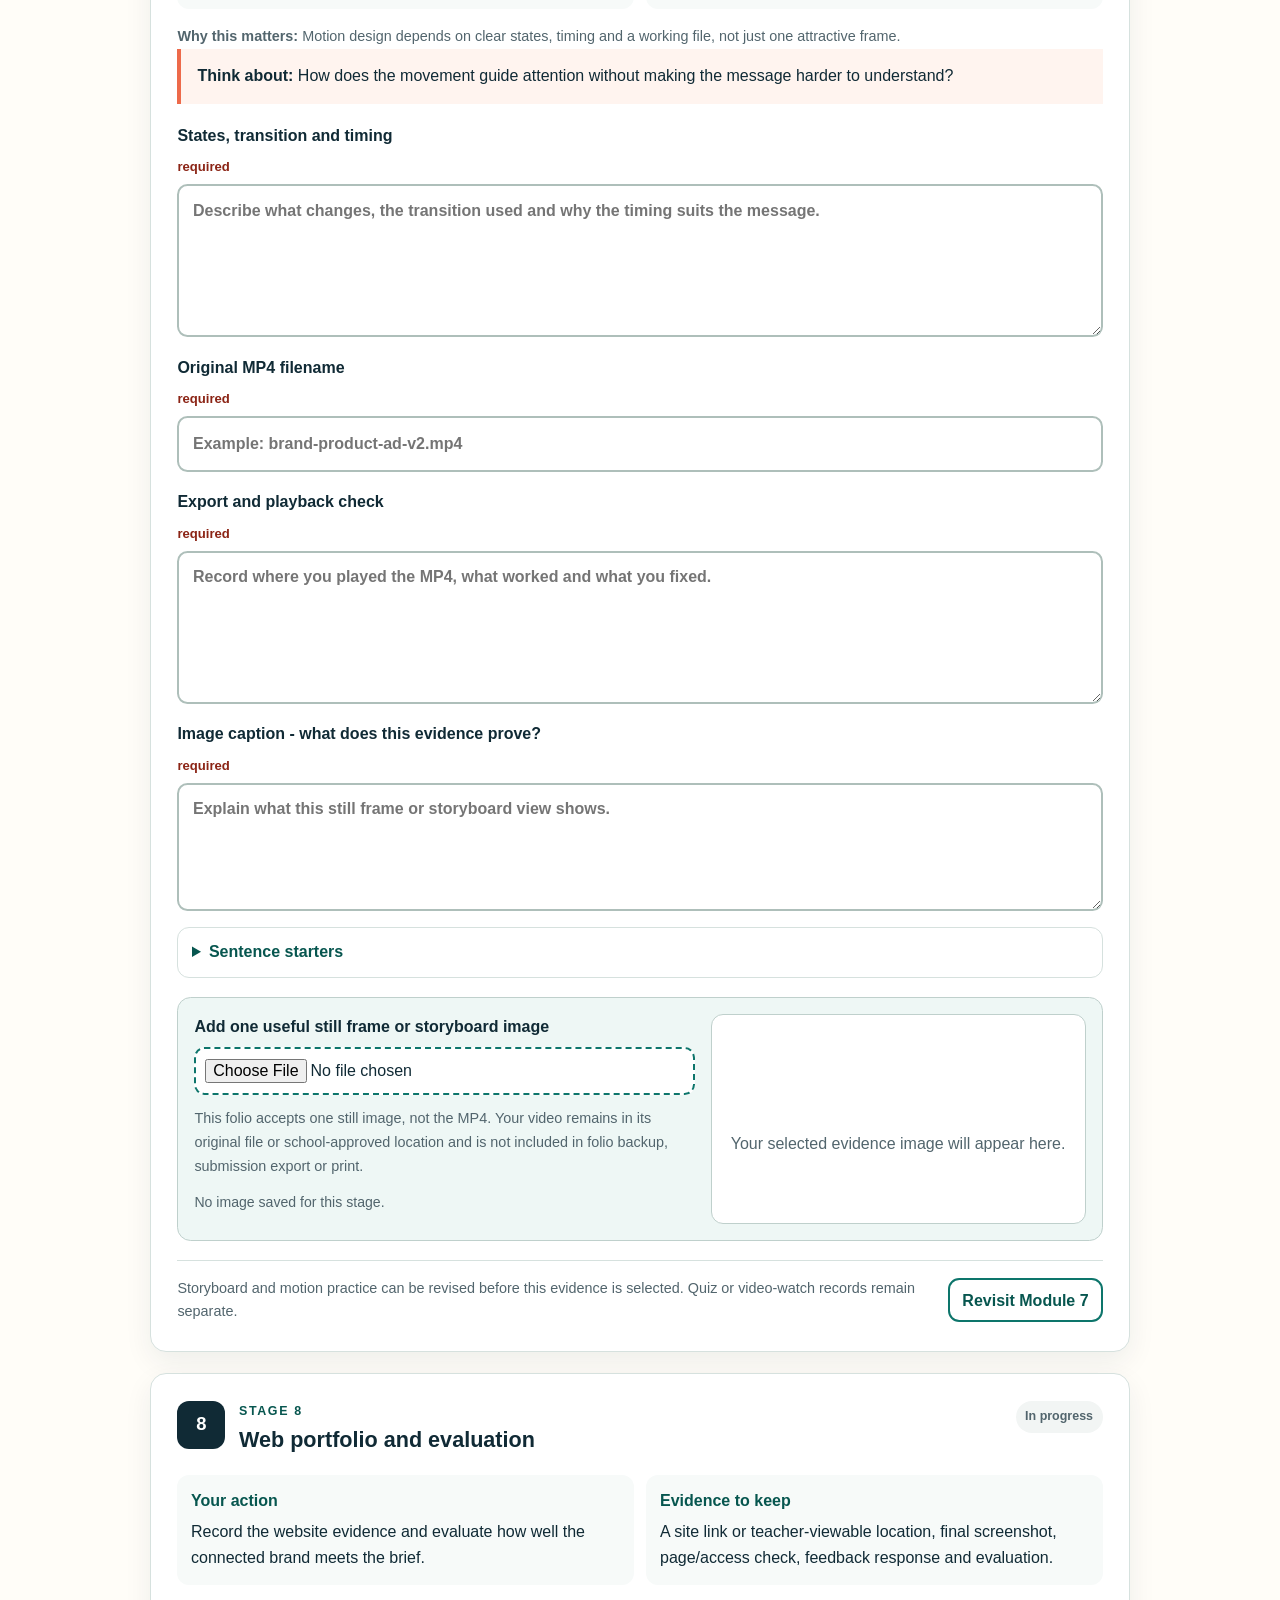
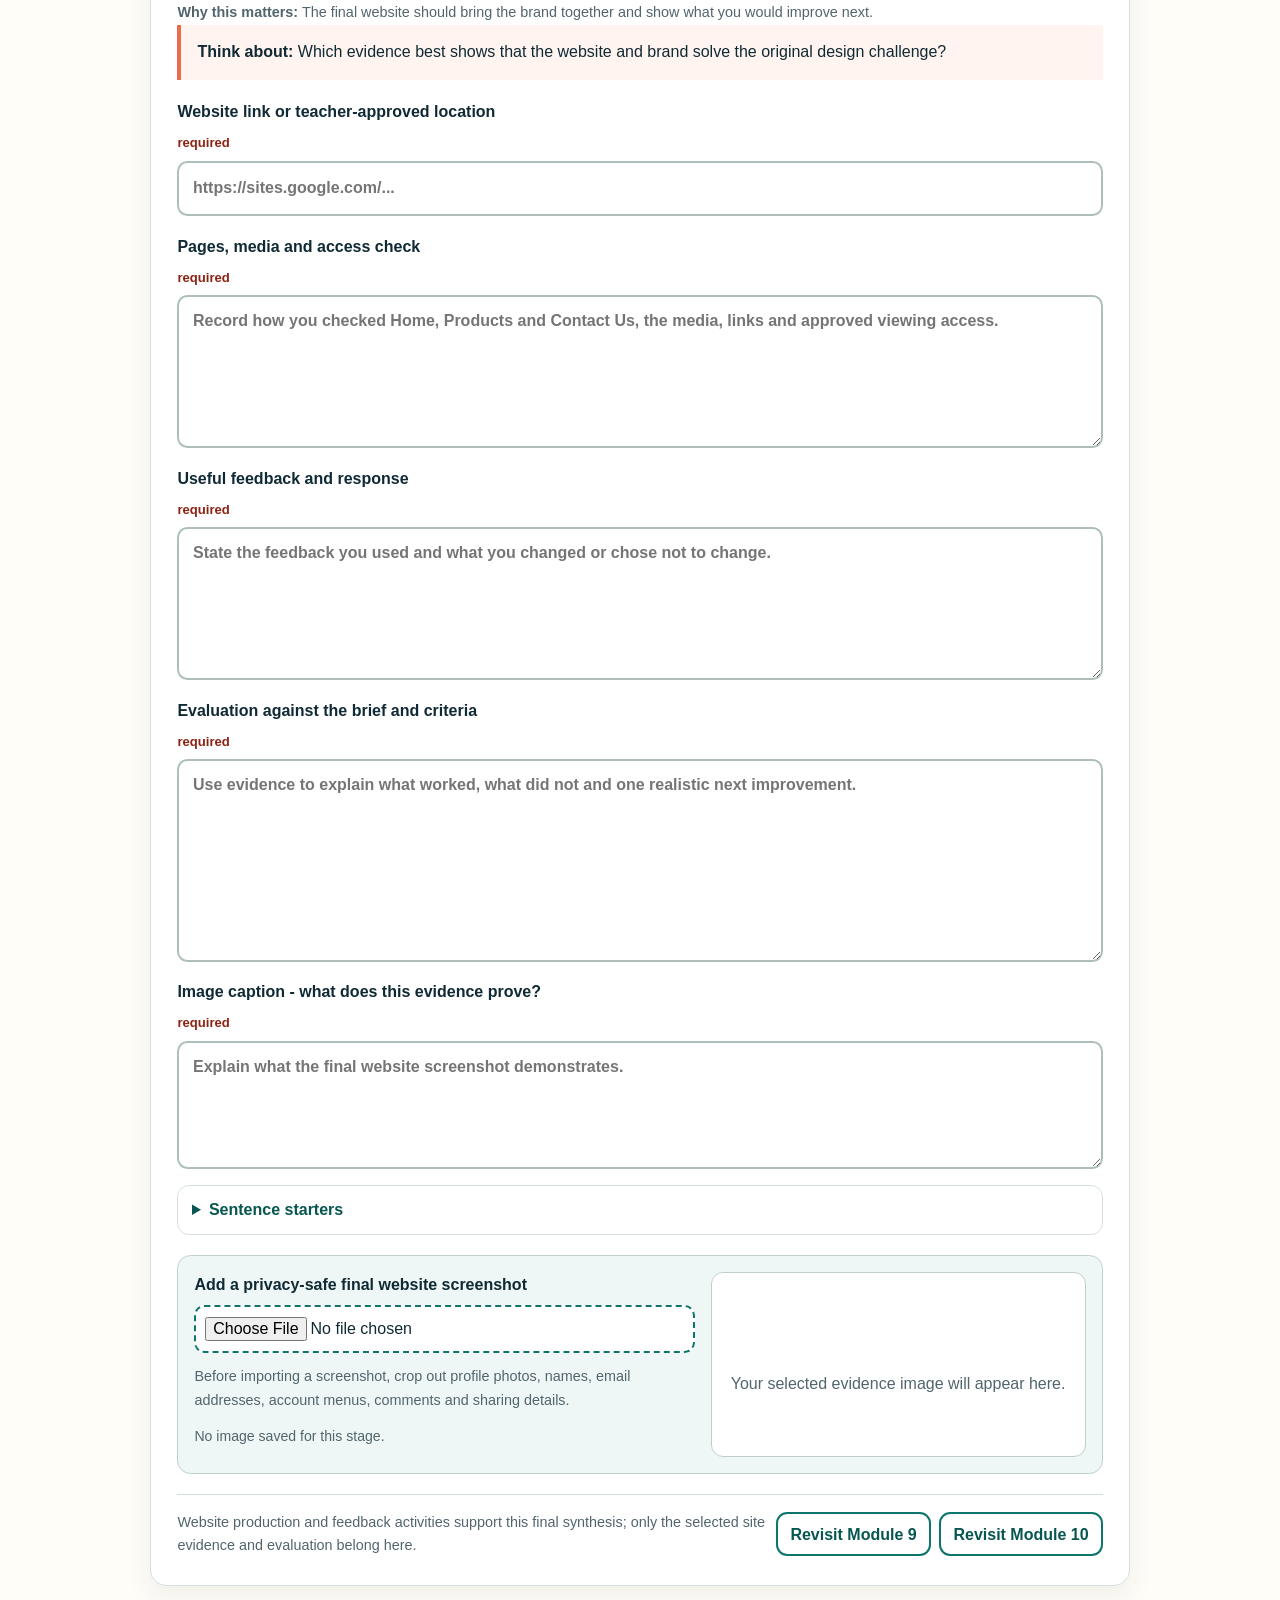
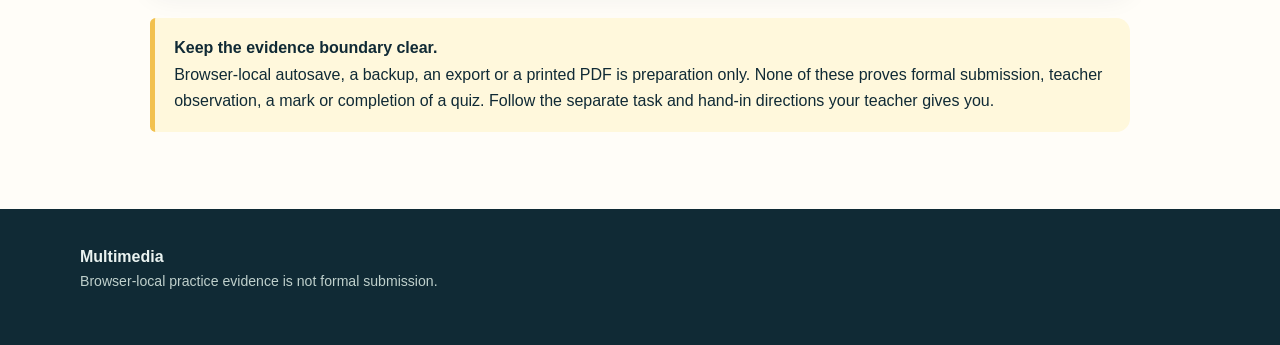
<file: folio.html>
<!doctype html><html lang="en-AU"><head><meta charset="utf-8"><meta name="viewport" content="width=device-width,initial-scale=1"><link rel="icon" href="favicon.svg" type="image/svg+xml"><title>My folio | Multimedia</title><link rel="stylesheet" href="styles.css"><link rel="stylesheet" href="course-family-navigation.css"><link rel="stylesheet" href="handoff/folio/folio-v1.0.0.css"></head><body><a class="skip-link" href="#main">Skip to content</a><header class="course-family-nav screen-only"><div class="course-family-nav__inner"><a class="course-family-nav__brand" href="index.html"><span class="course-family-nav__mark" aria-hidden="true">M7</span><span>Multimedia</span></a><nav class="course-family-nav__links" aria-label="Course navigation"><a data-nav-key="course" href="index.html">Course</a><a data-nav-key="modules" href="index.html#modules">Modules</a><a data-nav-key="activities" href="activities.html">Activities</a><a data-nav-key="busy-work" href="busy-work.html">Challenges</a><a data-nav-key="folio" href="folio.html">My folio</a><a data-nav-key="assessment" href="assessment.html">Assessment</a><a data-nav-key="teacher-resources" href="teacher-resources.html">Teacher resources</a><a data-main-menu-link href="https://stevencowell.github.io/Main-Page/">Main Menu</a></nav></div></header><main id="main"><div class="page-hero"><div class="wrap"><p class="eyebrow">Student evidence</p><h1>My folio</h1><p>Keep design decisions, media evidence and evaluation together.</p></div></div><section class="folio-shell" data-folio-root aria-labelledby="folio-title">
  <div class="folio-wrap">
    <header class="folio-intro">
      <p class="folio-kicker">Selected project evidence</p>
      <h2 id="folio-title">Build your digital-brand folio in eight clear stages</h2>
      <p class="folio-lede">Keep the decisions, images, checks and evaluation that best explain your Fast Food Futures project. Your theory lessons, quizzes and practice activities stay in their own course pages.</p>
      <div class="folio-boundary" role="note">
        <strong>This folio saves in this browser on this device.</strong>
        <p>It does not upload to Google Drive, Google Classroom or your teacher. Use <em>Download editable backup</em> to move or recover your work. Use <em>Export submission copy</em> only when your teacher asks for it, then follow the teacher's approved submission directions.</p>
      </div>
    </header>

    <section class="folio-student" aria-labelledby="folio-student-title">
      <div>
        <p class="folio-kicker">Identify your copy</p>
        <h3 id="folio-student-title">Student details</h3>
        <p class="folio-help">Use your first name or a school-approved identifier. These details stay browser-local until you choose to export them.</p>
      </div>
      <div class="folio-student-grid">
        <label>First name or school-approved identifier<input type="text" autocomplete="off" data-folio-context="studentName"><span class="folio-print-context" data-folio-context-print="studentName">Not added</span></label>
        <label>Class or group (optional)<input type="text" autocomplete="off" data-folio-context="classGroup"><span class="folio-print-context" data-folio-context-print="classGroup">Not added</span></label>
      </div>
    </section>

    <section class="folio-progress" aria-labelledby="folio-progress-title">
      <div>
        <p class="folio-kicker">Your next useful step</p>
        <h3 id="folio-progress-title" data-folio-progress>0 of 8 stages ready</h3>
        <p data-folio-next>Start with Stage 1: Brand brief and audience.</p>
      </div>
      <p class="folio-save" data-folio-save-status role="status" aria-live="polite">Ready to save locally.</p>
    </section>

    <div class="folio-toolbar screen-only" aria-label="Folio file and print controls">
      <button type="button" data-folio-backup>Download editable backup</button>
      <label class="folio-file-button">Restore editable backup<input type="file" accept="application/json,.json" data-folio-restore></label>
      <button type="button" data-folio-export>Export submission copy</button>
      <button type="button" data-folio-print>Print / Save PDF</button>
      <button type="button" class="folio-danger" data-folio-reset>Reset this folio</button>
    </div>
    <p class="folio-help screen-only">An editable backup includes your text and imported images. A submission copy is a self-contained HTML file for review; it cannot be restored for editing. Print / Save PDF uses your browser's print window.</p>

    <div class="folio-privacy" role="note">
      <h3>Privacy-safe image evidence</h3>
      <p>Import only your own project evidence as JPG, PNG or WebP, up to 3 MB per stage. Crop out faces, names, email addresses, account menus, comments and sharing details. Images are kept separately in this browser and are included in the editable backup and submission export. They are never uploaded by this folio.</p>
    </div>

    <div class="folio-stage-list" data-folio-stages></div>

    <div class="folio-final-boundary" role="note">
      <strong>Keep the evidence boundary clear.</strong>
      <p>Browser-local autosave, a backup, an export or a printed PDF is preparation only. None of these proves formal submission, teacher observation, a mark or completion of a quiz. Follow the separate task and hand-in directions your teacher gives you.</p>
    </div>
    <noscript><p class="folio-error">JavaScript is required for local autosave, image storage, backup and export.</p></noscript>
  </div>
</section></main><footer class="footer"><div class="wrap"><strong>Multimedia</strong><p class="fine">Browser-local practice evidence is not formal submission.</p></div></footer><script src="data/course-map.js"></script><script src="scripts/shared.js"></script><script src="handoff/folio/folio-data-v1.0.0.js"></script><script src="handoff/folio/folio-v1.0.0.js"></script></body></html>
</file>
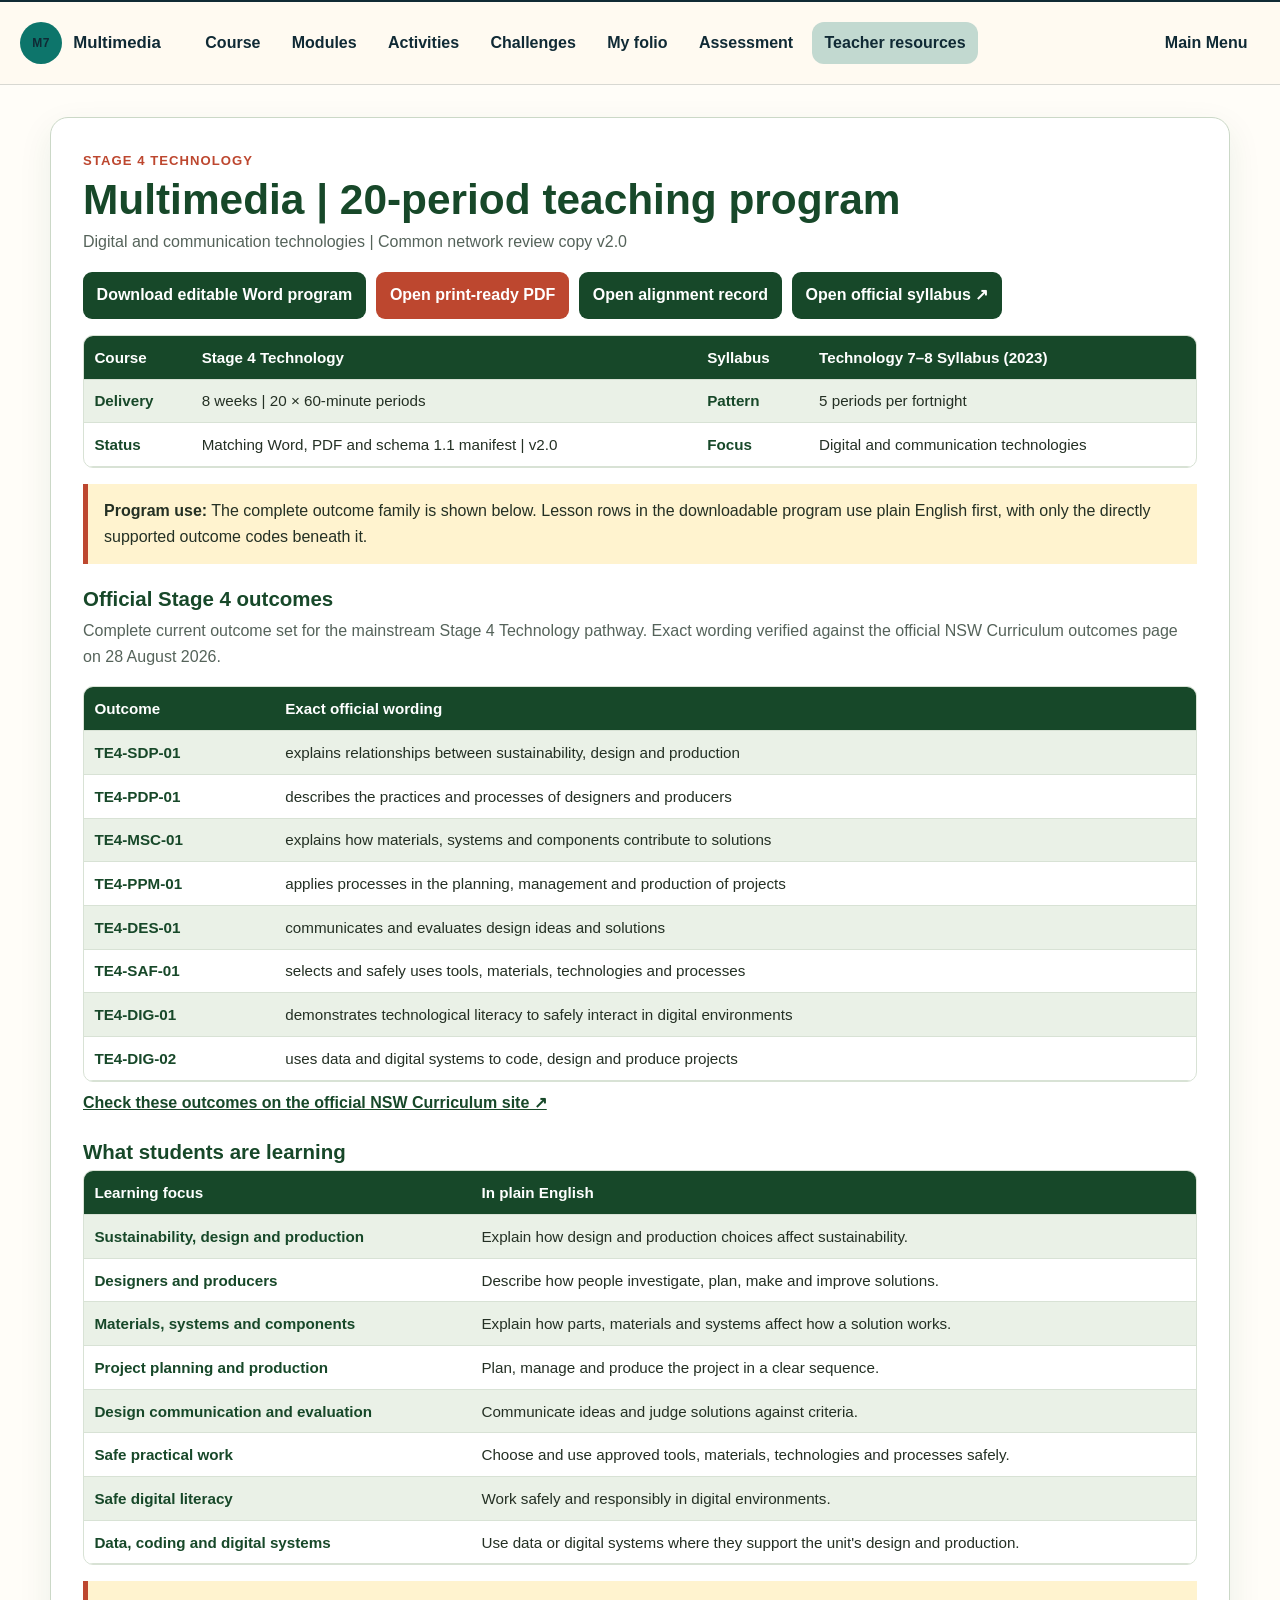
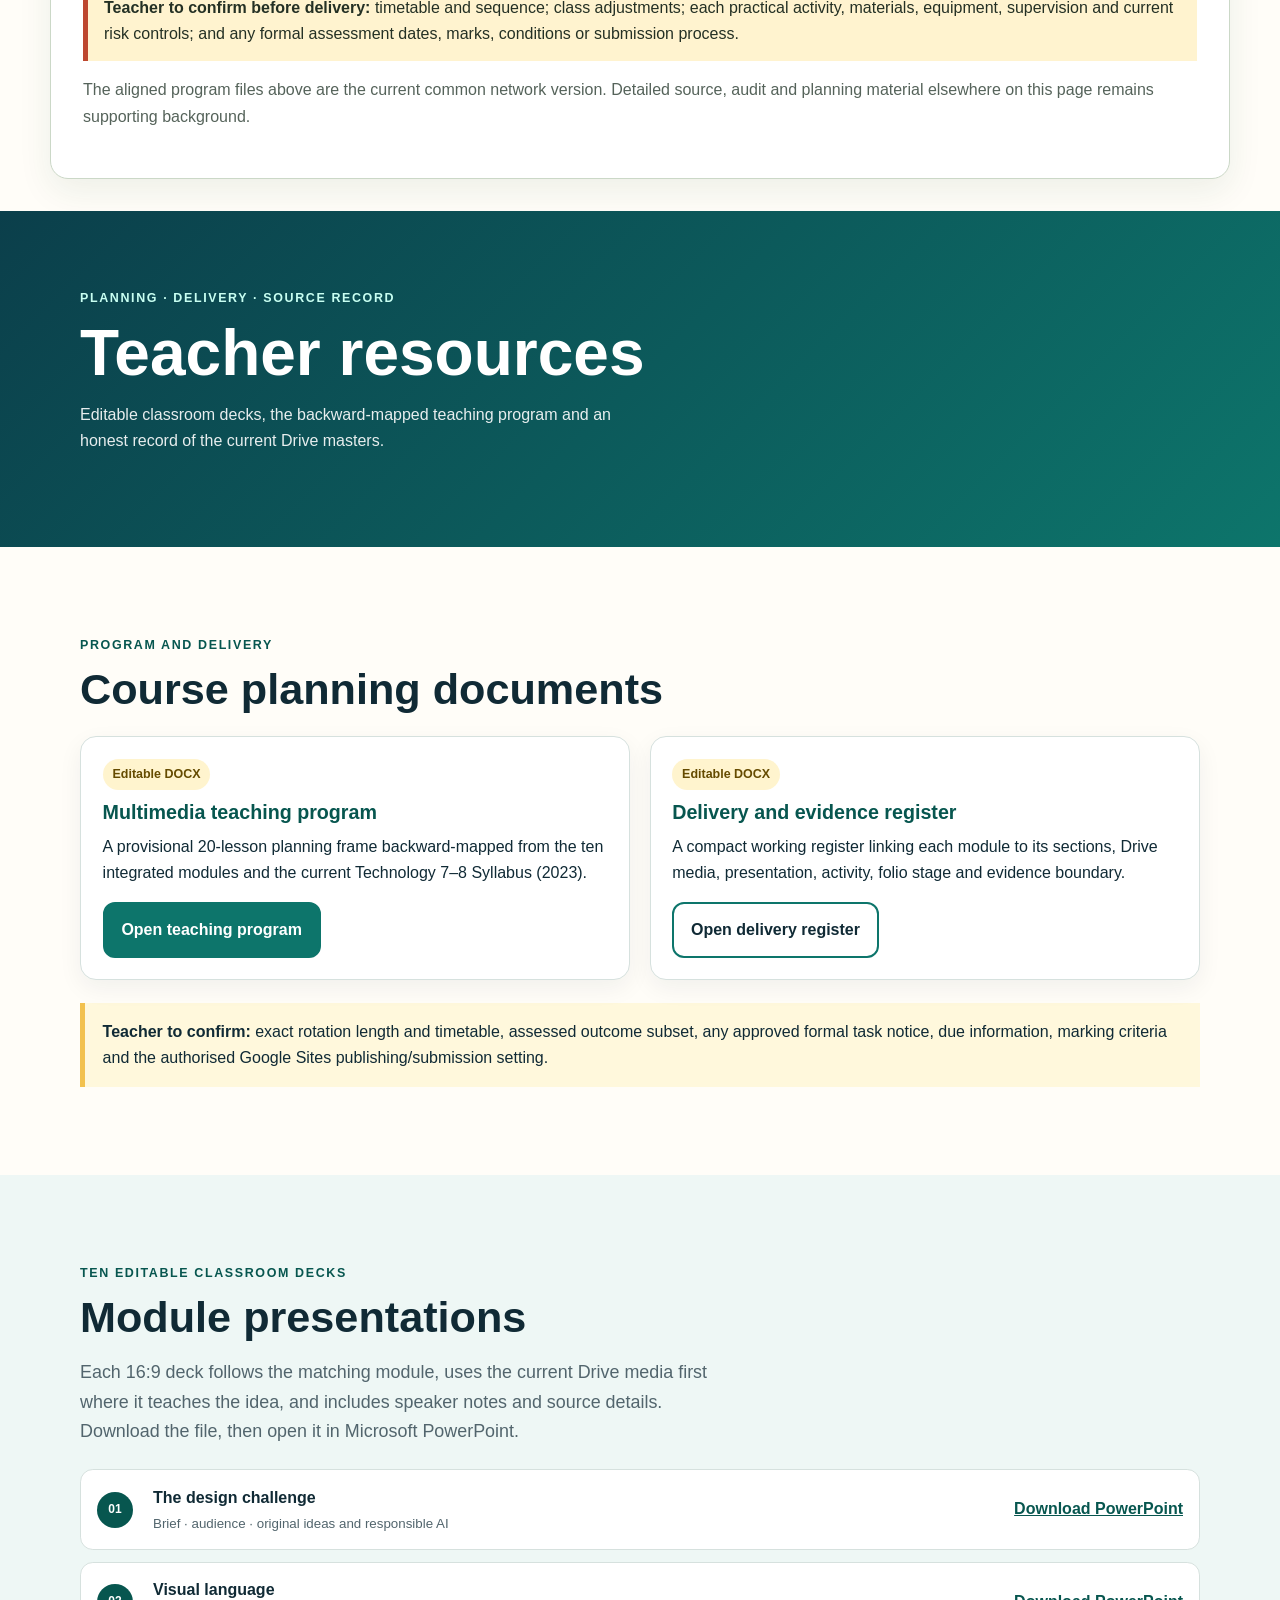
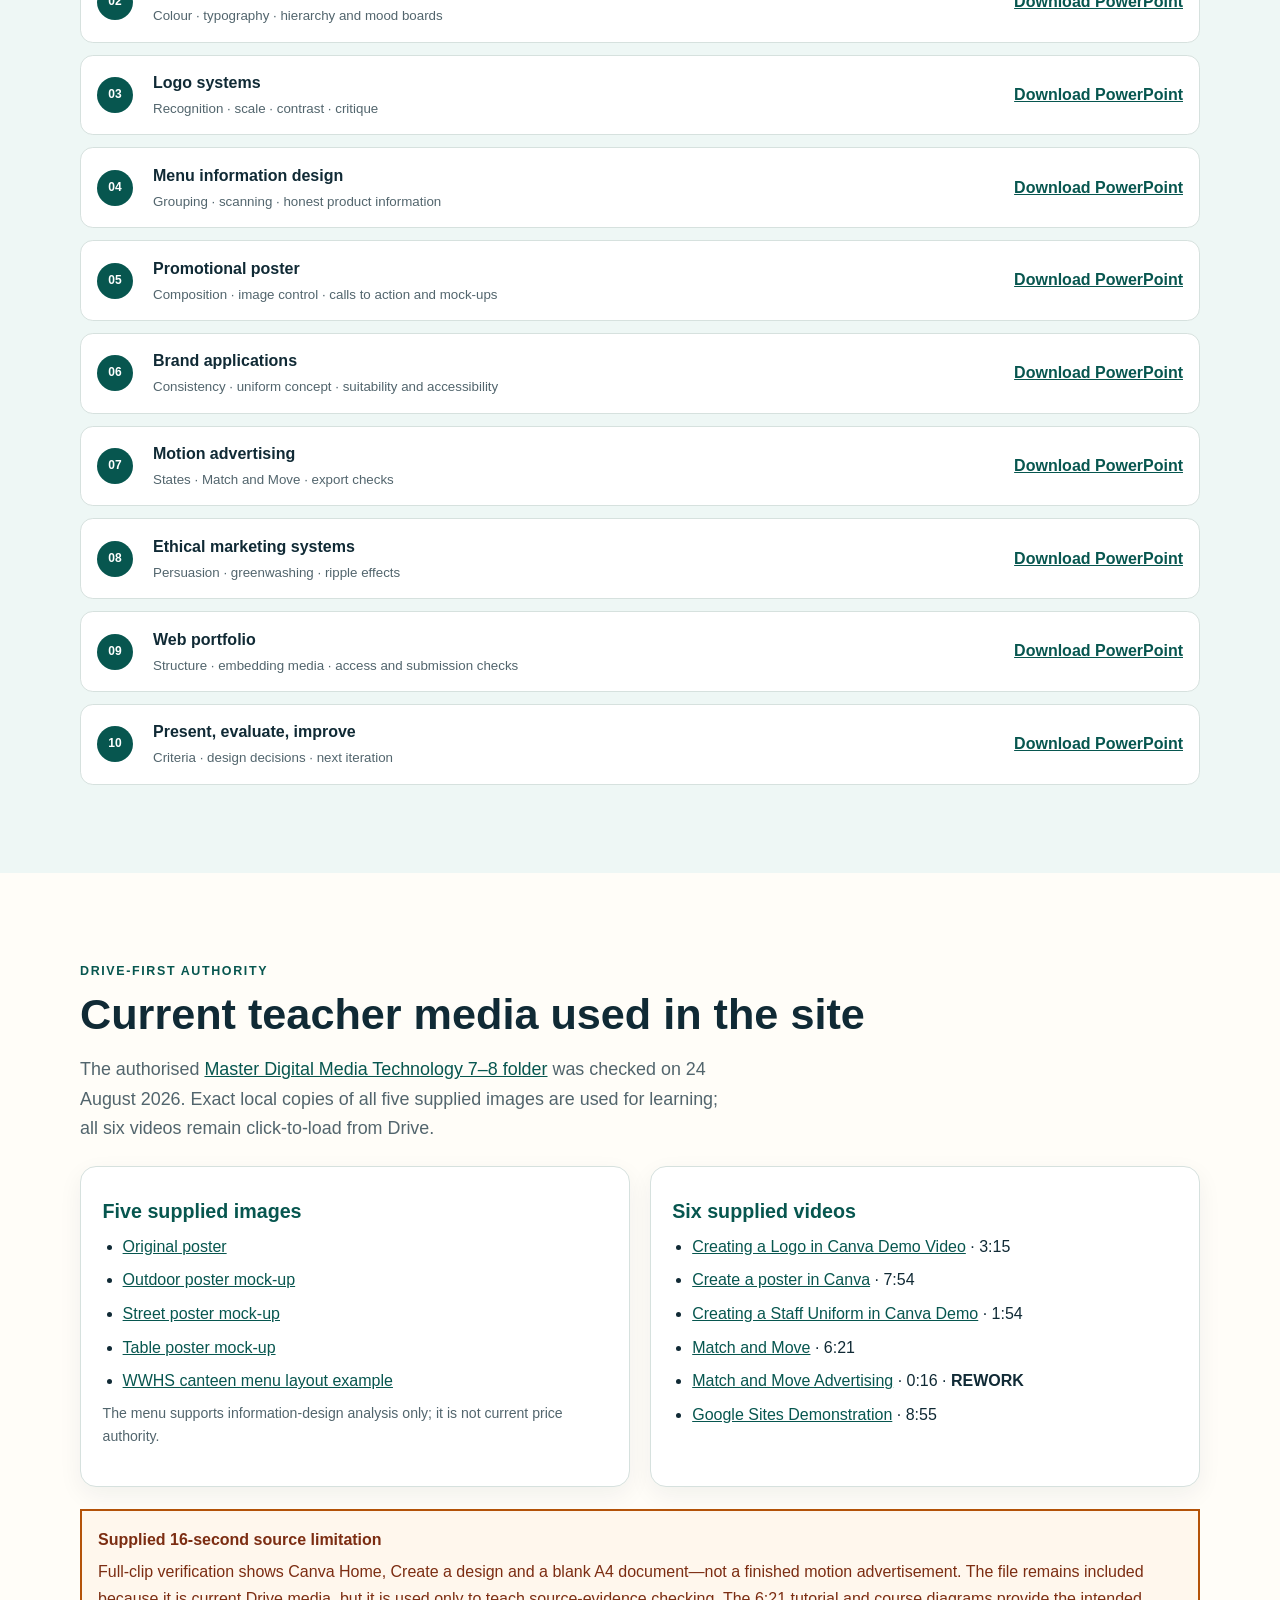
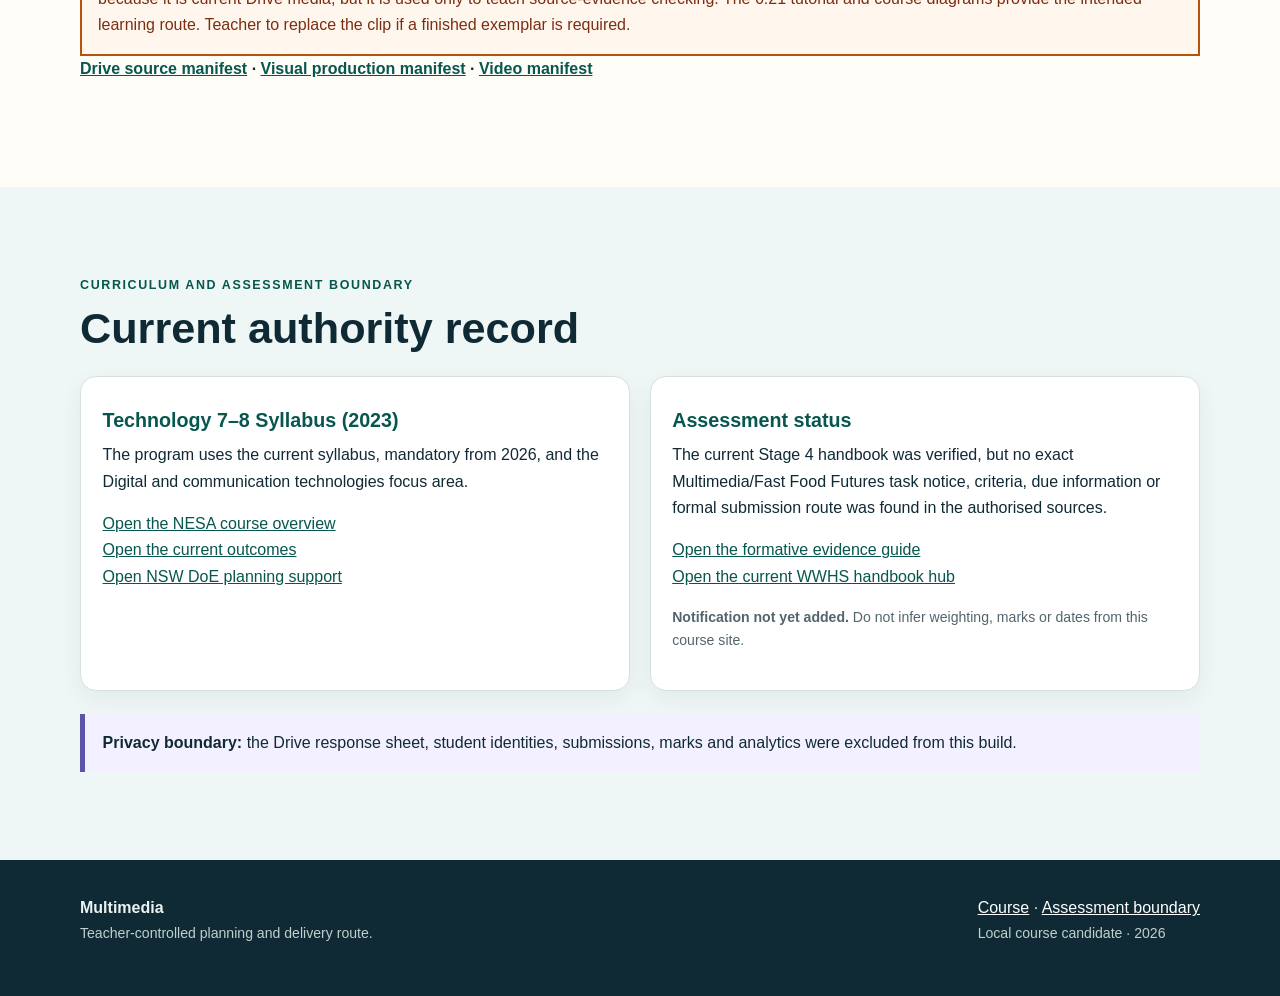
<file: teacher-resources.html>
<!doctype html>
<html lang="en-AU">
<head>
  <meta charset="utf-8">
  <meta name="viewport" content="width=device-width,initial-scale=1">
  <link rel="icon" href="favicon.svg" type="image/svg+xml">
  <meta name="description" content="Teacher program, classroom presentations and verified source record for Stage 4 Technology Multimedia.">
  <title>Teacher resources | Multimedia</title>
  <link rel="stylesheet" href="styles.css">
  <link rel="stylesheet" href="course-family-navigation.css">
<!-- NETWORK-PROGRAM-CSS-START -->
<style id="network-program-front-styles">
  #network-program-front{box-sizing:border-box;max-width:1180px;margin:2rem auto;padding:clamp(1rem,2.5vw,2rem);border:1px solid #cbd8c7;border-radius:18px;background:#fff;color:#243024;font-family:Aptos,"Segoe UI",sans-serif;box-shadow:0 12px 34px rgba(23,72,41,.08)}
  #network-program-front *{box-sizing:border-box}#network-program-front .np-eyebrow{margin:0 0 .35rem;color:#bd472f;font-size:.82rem;font-weight:800;letter-spacing:.08em;text-transform:uppercase}
  #network-program-front h1{margin:.1rem 0 .4rem;color:#174829;font-size:clamp(1.8rem,4vw,2.65rem);line-height:1.08}#network-program-front h2{margin:1.45rem 0 .45rem;color:#174829;font-size:1.28rem}
  #network-program-front .np-lede,#network-program-front .np-intro,#network-program-front .np-background{color:#55635a}#network-program-front .np-actions{display:flex;flex-wrap:wrap;gap:.65rem;margin:1rem 0}
  #network-program-front .np-actions a{display:inline-flex;align-items:center;min-height:42px;padding:.65rem .85rem;border-radius:9px;background:#174829;color:#fff;font-weight:750;text-decoration:none}#network-program-front .np-actions a:nth-child(2){background:#bd472f}
  #network-program-front .np-table-wrap{overflow-x:auto;border:1px solid #d8e2d5;border-radius:10px}#network-program-front table{width:100%;border-collapse:collapse;min-width:680px;font-size:.95rem}
  #network-program-front th,#network-program-front td{padding:.55rem .65rem;border-bottom:1px solid #d8e2d5;text-align:left;vertical-align:top}#network-program-front thead th{background:#174829;color:#fff}#network-program-front tbody tr:nth-child(odd){background:#eaf1e7}#network-program-front tbody th{color:#174829;font-weight:800}
  #network-program-front .np-note,#network-program-front .np-confirm{margin:1rem 0;padding:.85rem 1rem;border-left:5px solid #bd472f;background:#fff3cf}#network-program-front .np-source{margin:.55rem 0}#network-program-front .np-source a{color:#174829;font-weight:750}
  .outcome-codes{display:block;margin-top:.2rem;color:#174829;font-size:.92em;font-weight:800}
  @media(max-width:700px){#network-program-front{margin:1rem .65rem;padding:1rem}#network-program-front .np-actions{display:grid}#network-program-front .np-actions a{width:100%}}
</style>
<!-- NETWORK-PROGRAM-CSS-END -->
</head>
<body>
  <a class="skip-link" href="#main">Skip to content</a>
  <header class="course-family-nav screen-only"><div class="course-family-nav__inner"><a class="course-family-nav__brand" href="index.html"><span class="course-family-nav__mark" aria-hidden="true">M7</span><span>Multimedia</span></a><nav class="course-family-nav__links" aria-label="Course navigation"><a data-nav-key="course" href="index.html">Course</a><a data-nav-key="modules" href="index.html#modules">Modules</a><a data-nav-key="activities" href="activities.html">Activities</a><a data-nav-key="busy-work" href="busy-work.html">Challenges</a><a data-nav-key="folio" href="folio.html">My folio</a><a data-nav-key="assessment" href="assessment.html">Assessment</a><a data-nav-key="teacher-resources" href="teacher-resources.html">Teacher resources</a><a data-main-menu-link href="https://stevencowell.github.io/Main-Page/">Main Menu</a></nav></div></header>
  <main id="main">
<!-- NETWORK-PROGRAM-FRONT-START -->
<section id="network-program-front" aria-labelledby="network-program-title">
  <p class="np-eyebrow">Stage 4 Technology</p>
  <h1 id="network-program-title">Multimedia | 20-period teaching program</h1>
  <p class="np-lede">Digital and communication technologies | Common network review copy v2.0</p>
  <div class="np-actions">
    <a href="resources/teacher/Multimedia-20-Period-Teaching-Program-v2.0-Network-Benchmark.docx" download>Download editable Word program</a>
    <a href="resources/teacher/Multimedia-20-Period-Teaching-Program-v2.0-Network-Benchmark.pdf" target="_blank" rel="noopener">Open print-ready PDF</a>
    <a href="resources/teacher/Multimedia-20-Period-Alignment-Manifest-v2.0.json" target="_blank" rel="noopener">Open alignment record</a>
    <a href="https://curriculum.nsw.edu.au/learning-areas/tas/technology-7-8-2023/overview/course" target="_blank" rel="noopener">Open official syllabus ↗</a>
  </div>
  <div class="np-table-wrap"><table><thead><tr><th>Course</th><th>Stage 4 Technology</th><th>Syllabus</th><th>Technology 7–8 Syllabus (2023)</th></tr></thead><tbody>
    <tr><th>Delivery</th><td>8 weeks | 20 × 60-minute periods</td><th>Pattern</th><td>5 periods per fortnight</td></tr>
    <tr><th>Status</th><td>Matching Word, PDF and schema 1.1 manifest | v2.0</td><th>Focus</th><td>Digital and communication technologies</td></tr>
  </tbody></table></div>
  <div class="np-note"><strong>Program use:</strong> The complete outcome family is shown below. Lesson rows in the downloadable program use plain English first, with only the directly supported outcome codes beneath it.</div>
  <h2>Official Stage 4 outcomes</h2>
  <p class="np-intro">Complete current outcome set for the mainstream Stage 4 Technology pathway. Exact wording verified against the official NSW Curriculum outcomes page on 28 August 2026.</p>
  <div class="np-table-wrap"><table><thead><tr><th>Outcome</th><th>Exact official wording</th></tr></thead><tbody><tr><th scope="row">TE4-SDP-01</th><td>explains relationships between sustainability, design and production</td></tr><tr><th scope="row">TE4-PDP-01</th><td>describes the practices and processes of designers and producers</td></tr><tr><th scope="row">TE4-MSC-01</th><td>explains how materials, systems and components contribute to solutions</td></tr><tr><th scope="row">TE4-PPM-01</th><td>applies processes in the planning, management and production of projects</td></tr><tr><th scope="row">TE4-DES-01</th><td>communicates and evaluates design ideas and solutions</td></tr><tr><th scope="row">TE4-SAF-01</th><td>selects and safely uses tools, materials, technologies and processes</td></tr><tr><th scope="row">TE4-DIG-01</th><td>demonstrates technological literacy to safely interact in digital environments</td></tr><tr><th scope="row">TE4-DIG-02</th><td>uses data and digital systems to code, design and produce projects</td></tr></tbody></table></div>
  <p class="np-source"><a href="https://curriculum.nsw.edu.au/learning-areas/tas/technology-7-8-2023/outcomes" target="_blank" rel="noopener">Check these outcomes on the official NSW Curriculum site ↗</a></p>
  <h2>What students are learning</h2>
  <div class="np-table-wrap"><table><thead><tr><th>Learning focus</th><th>In plain English</th></tr></thead><tbody><tr><th scope="row">Sustainability, design and production</th><td>Explain how design and production choices affect sustainability.</td></tr><tr><th scope="row">Designers and producers</th><td>Describe how people investigate, plan, make and improve solutions.</td></tr><tr><th scope="row">Materials, systems and components</th><td>Explain how parts, materials and systems affect how a solution works.</td></tr><tr><th scope="row">Project planning and production</th><td>Plan, manage and produce the project in a clear sequence.</td></tr><tr><th scope="row">Design communication and evaluation</th><td>Communicate ideas and judge solutions against criteria.</td></tr><tr><th scope="row">Safe practical work</th><td>Choose and use approved tools, materials, technologies and processes safely.</td></tr><tr><th scope="row">Safe digital literacy</th><td>Work safely and responsibly in digital environments.</td></tr><tr><th scope="row">Data, coding and digital systems</th><td>Use data or digital systems where they support the unit&#x27;s design and production.</td></tr></tbody></table></div>
  <div class="np-confirm"><strong>Teacher to confirm before delivery:</strong> timetable and sequence; class adjustments; each practical activity, materials, equipment, supervision and current risk controls; and any formal assessment dates, marks, conditions or submission process.</div>
  <p class="np-background">The aligned program files above are the current common network version. Detailed source, audit and planning material elsewhere on this page remains supporting background.</p>
</section>
<!-- NETWORK-PROGRAM-FRONT-END -->
    <div class="page-hero"><div class="wrap"><p class="eyebrow">Planning · delivery · source record</p><h1>Teacher resources</h1><p>Editable classroom decks, the backward-mapped teaching program and an honest record of the current Drive masters.</p></div></div>

    <section aria-labelledby="program-title">
      <div class="wrap">
        <p class="eyebrow">Program and delivery</p>
        <h2 id="program-title">Course planning documents</h2>
        <div class="resource-feature-grid">
          <article class="resource-feature"><span class="status-pill">Editable DOCX</span><h3>Multimedia teaching program</h3><p>A provisional 20-lesson planning frame backward-mapped from the ten integrated modules and the current Technology 7–8 Syllabus (2023).</p><a class="button" href="resources/teacher/Year-7-Multimedia-Teaching-Program-v1.0.docx">Open teaching program</a></article>
          <article class="resource-feature"><span class="status-pill">Editable DOCX</span><h3>Delivery and evidence register</h3><p>A compact working register linking each module to its sections, Drive media, presentation, activity, folio stage and evidence boundary.</p><a class="button secondary" href="resources/teacher/Year-7-Multimedia-Delivery-Register-v1.0.docx">Open delivery register</a></article>
        </div>
        <div class="teacher-confirm"><strong>Teacher to confirm:</strong> exact rotation length and timetable, assessed outcome subset, any approved formal task notice, due information, marking criteria and the authorised Google Sites publishing/submission setting.</div>
      </div>
    </section>

    <section class="soft" aria-labelledby="decks-title">
      <div class="wrap">
        <p class="eyebrow">Ten editable classroom decks</p>
        <h2 id="decks-title">Module presentations</h2>
        <p class="lede">Each 16:9 deck follows the matching module, uses the current Drive media first where it teaches the idea, and includes speaker notes and source details. Download the file, then open it in Microsoft PowerPoint.</p>
        <ol class="resource-list deck-list">
          <li><span>01</span><div><strong>The design challenge</strong><small>Brief · audience · original ideas and responsible AI</small></div><a href="resources/presentations/module-01-the-design-challenge.pptx" download>Download PowerPoint</a></li>
          <li><span>02</span><div><strong>Visual language</strong><small>Colour · typography · hierarchy and mood boards</small></div><a href="resources/presentations/module-02-visual-language.pptx" download>Download PowerPoint</a></li>
          <li><span>03</span><div><strong>Logo systems</strong><small>Recognition · scale · contrast · critique</small></div><a href="resources/presentations/module-03-logo-systems.pptx" download>Download PowerPoint</a></li>
          <li><span>04</span><div><strong>Menu information design</strong><small>Grouping · scanning · honest product information</small></div><a href="resources/presentations/module-04-menu-information-design.pptx" download>Download PowerPoint</a></li>
          <li><span>05</span><div><strong>Promotional poster</strong><small>Composition · image control · calls to action and mock-ups</small></div><a href="resources/presentations/module-05-promotional-poster.pptx" download>Download PowerPoint</a></li>
          <li><span>06</span><div><strong>Brand applications</strong><small>Consistency · uniform concept · suitability and accessibility</small></div><a href="resources/presentations/module-06-brand-applications.pptx" download>Download PowerPoint</a></li>
          <li><span>07</span><div><strong>Motion advertising</strong><small>States · Match and Move · export checks</small></div><a href="resources/presentations/module-07-motion-advertising.pptx" download>Download PowerPoint</a></li>
          <li><span>08</span><div><strong>Ethical marketing systems</strong><small>Persuasion · greenwashing · ripple effects</small></div><a href="resources/presentations/module-08-ethical-marketing-systems.pptx" download>Download PowerPoint</a></li>
          <li><span>09</span><div><strong>Web portfolio</strong><small>Structure · embedding media · access and submission checks</small></div><a href="resources/presentations/module-09-web-portfolio.pptx" download>Download PowerPoint</a></li>
          <li><span>10</span><div><strong>Present, evaluate, improve</strong><small>Criteria · design decisions · next iteration</small></div><a href="resources/presentations/module-10-present-evaluate-improve.pptx" download>Download PowerPoint</a></li>
        </ol>
      </div>
    </section>

    <section aria-labelledby="sources-title">
      <div class="wrap">
        <p class="eyebrow">Drive-first authority</p>
        <h2 id="sources-title">Current teacher media used in the site</h2>
        <p class="lede">The authorised <a href="https://drive.google.com/drive/folders/1kBJrwIEuz2b0BB5sgGcOUcf3M4FDsSnLq7CdKF0zs5WivVa1ao5MB0Pg3MtiZ2xltNZ91L4S" target="_blank" rel="noopener">Master Digital Media Technology 7–8 folder</a> was checked on 24 August 2026. Exact local copies of all five supplied images are used for learning; all six videos remain click-to-load from Drive.</p>
        <div class="source-library-grid">
          <article class="source-library-card"><h3>Five supplied images</h3><ul><li><a href="assets/source/drive-poster-original.png">Original poster</a></li><li><a href="assets/source/drive-poster-outdoor-mockup.png">Outdoor poster mock-up</a></li><li><a href="assets/source/drive-poster-street-mockup.png">Street poster mock-up</a></li><li><a href="assets/source/drive-poster-table-mockup.png">Table poster mock-up</a></li><li><a href="assets/source/drive-canteen-menu-wwhs.jpg">WWHS canteen menu layout example</a></li></ul><p class="fine">The menu supports information-design analysis only; it is not current price authority.</p></article>
          <article class="source-library-card"><h3>Six supplied videos</h3><ul><li><a href="https://drive.google.com/file/d/1QwBddmlZ8KtJ_e1HzQFyY5EM-IpedPRg/view" target="_blank" rel="noopener">Creating a Logo in Canva Demo Video</a> · 3:15</li><li><a href="https://drive.google.com/file/d/1xN8xO5IlId6A7KnY-YQQjXK3_qygi-f3/view" target="_blank" rel="noopener">Create a poster in Canva</a> · 7:54</li><li><a href="https://drive.google.com/file/d/1hIuwMunPHaPjdVAjPsKlIWJEm9vYMkxl/view" target="_blank" rel="noopener">Creating a Staff Uniform in Canva Demo</a> · 1:54</li><li><a href="https://drive.google.com/file/d/1yRWtqn_jBI_IyJRJ8yyJ3KL1Fp1L8vgt/view" target="_blank" rel="noopener">Match and Move</a> · 6:21</li><li><a href="https://drive.google.com/file/d/1dk-pn0y46VZLTET4dY9cVYRTcQumJgd_/view" target="_blank" rel="noopener">Match and Move Advertising</a> · 0:16 · <strong>REWORK</strong></li><li><a href="https://drive.google.com/file/d/1PV_O58qVIZ7AtoJrjfTLl9R_xML1JcqP/view" target="_blank" rel="noopener">Google Sites Demonstration</a> · 8:55</li></ul></article>
        </div>
        <div class="source-limit" role="note"><strong>Supplied 16-second source limitation</strong><p>Full-clip verification shows Canva Home, Create a design and a blank A4 document—not a finished motion advertisement. The file remains included because it is current Drive media, but it is used only to teach source-evidence checking. The 6:21 tutorial and course diagrams provide the intended learning route. Teacher to replace the clip if a finished exemplar is required.</p></div>
        <p class="source-record-links"><a href="docs/drive-source-manifest-v1.0.md">Drive source manifest</a> · <a href="docs/visual-production-manifest-v1.0.md">Visual production manifest</a> · <a href="docs/video-manifest-v1.0.md">Video manifest</a></p>
      </div>
    </section>

    <section class="soft" aria-labelledby="authority-title">
      <div class="wrap">
        <p class="eyebrow">Curriculum and assessment boundary</p>
        <h2 id="authority-title">Current authority record</h2>
        <div class="resource-feature-grid">
          <article class="resource-feature"><h3>Technology 7–8 Syllabus (2023)</h3><p>The program uses the current syllabus, mandatory from 2026, and the Digital and communication technologies focus area.</p><p><a href="https://curriculum.nsw.edu.au/learning-areas/tas/technology-7-8-2023/overview/course" target="_blank" rel="noopener">Open the NESA course overview</a><br><a href="https://curriculum.nsw.edu.au/learning-areas/tas/technology-7-8-2023/outcomes" target="_blank" rel="noopener">Open the current outcomes</a><br><a href="https://education.nsw.gov.au/teaching-and-learning/curriculum/tas/planning-programming-and-assessing-tas-7-10/technology-7-8" target="_blank" rel="noopener">Open NSW DoE planning support</a></p></article>
          <article class="resource-feature"><h3>Assessment status</h3><p>The current Stage 4 handbook was verified, but no exact Multimedia/Fast Food Futures task notice, criteria, due information or formal submission route was found in the authorised sources.</p><p><a href="assessment.html">Open the formative evidence guide</a><br><a href="https://sites.google.com/education.nsw.gov.au/wwhsstudentparentinformation/curriculum-information/assessment-handbooks" target="_blank" rel="noopener">Open the current WWHS handbook hub</a></p><p class="fine"><strong>Notification not yet added.</strong> Do not infer weighting, marks or dates from this course site.</p></article>
        </div>
        <p class="privacy-note"><strong>Privacy boundary:</strong> the Drive response sheet, student identities, submissions, marks and analytics were excluded from this build.</p>
      </div>
    </section>
  </main>
  <footer class="footer"><div class="wrap footer-grid"><div><strong>Multimedia</strong><p class="fine">Teacher-controlled planning and delivery route.</p></div><div><a href="index.html">Course</a> · <a href="assessment.html">Assessment boundary</a><p class="fine">Local course candidate · <span data-year></span></p></div></div></footer>
  <script src="data/course-map.js"></script>
  <script src="scripts/shared.js"></script>
</body>
</html>
</file>
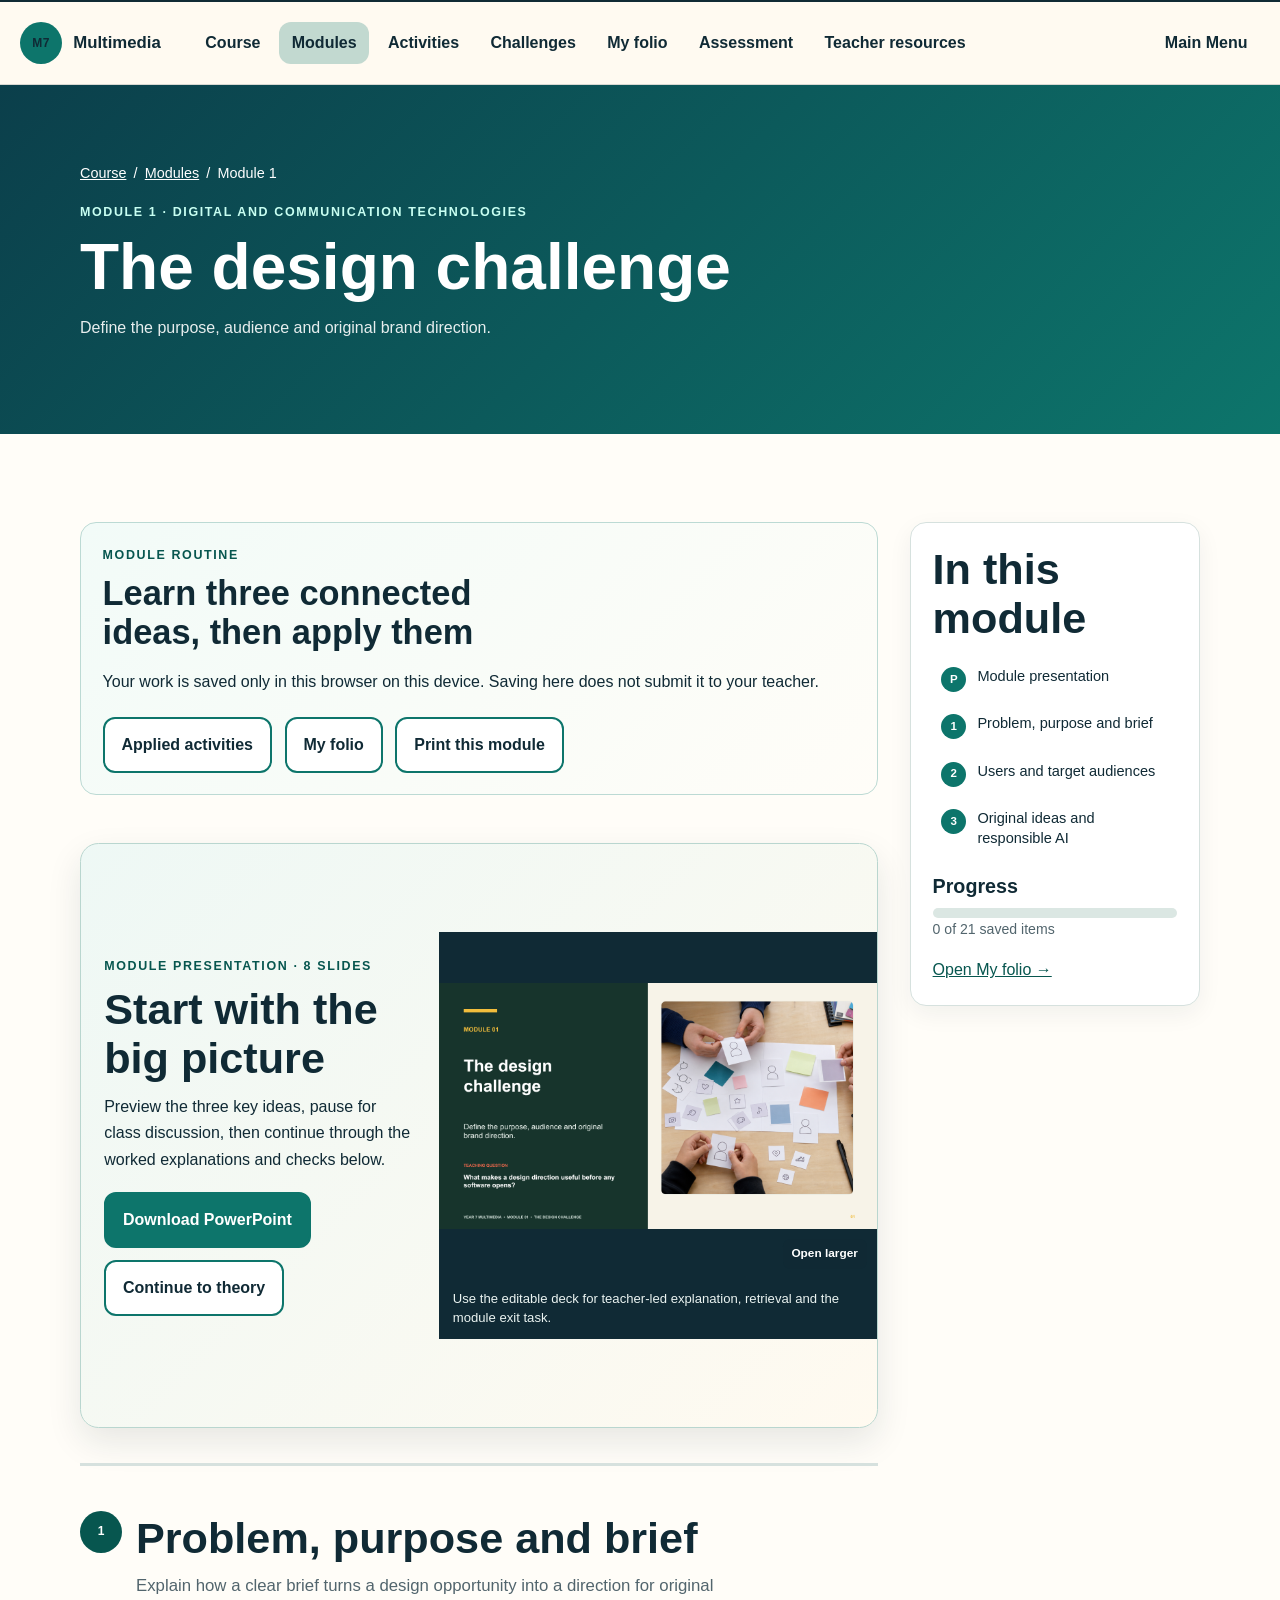
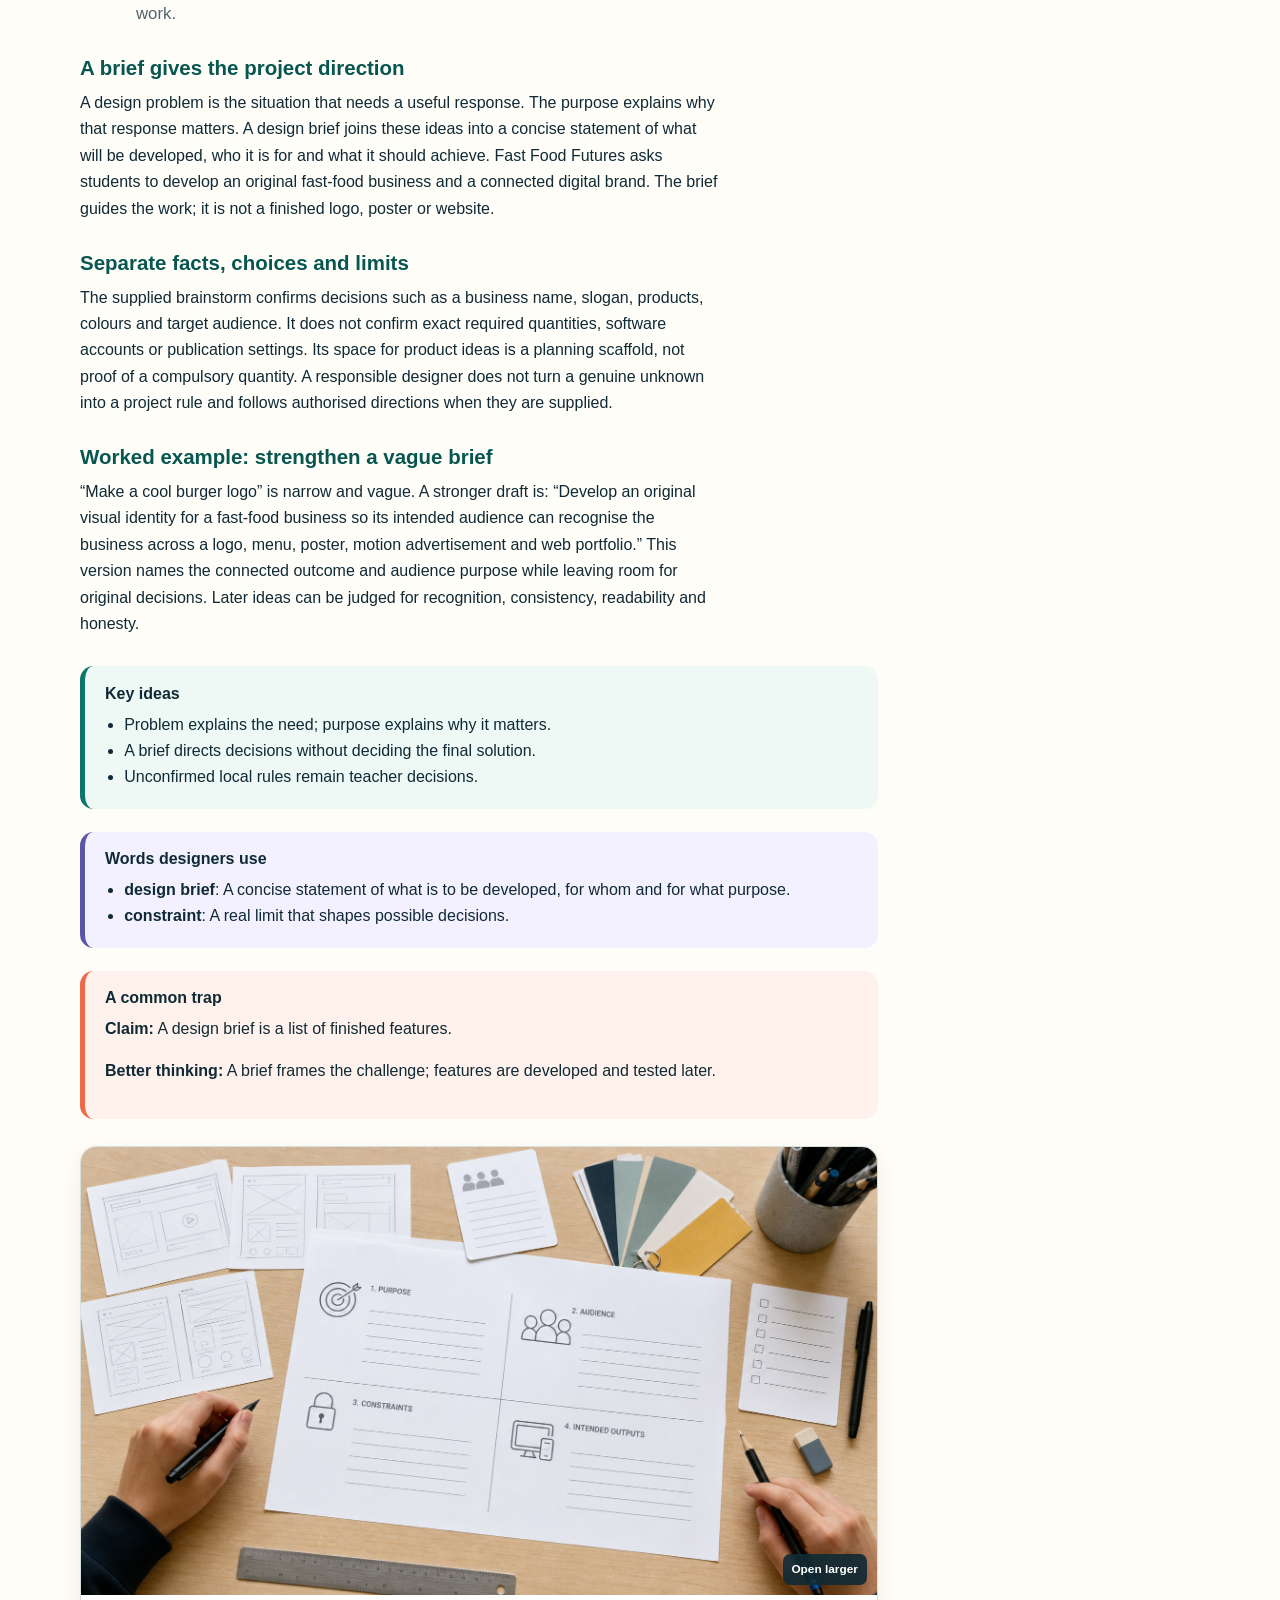
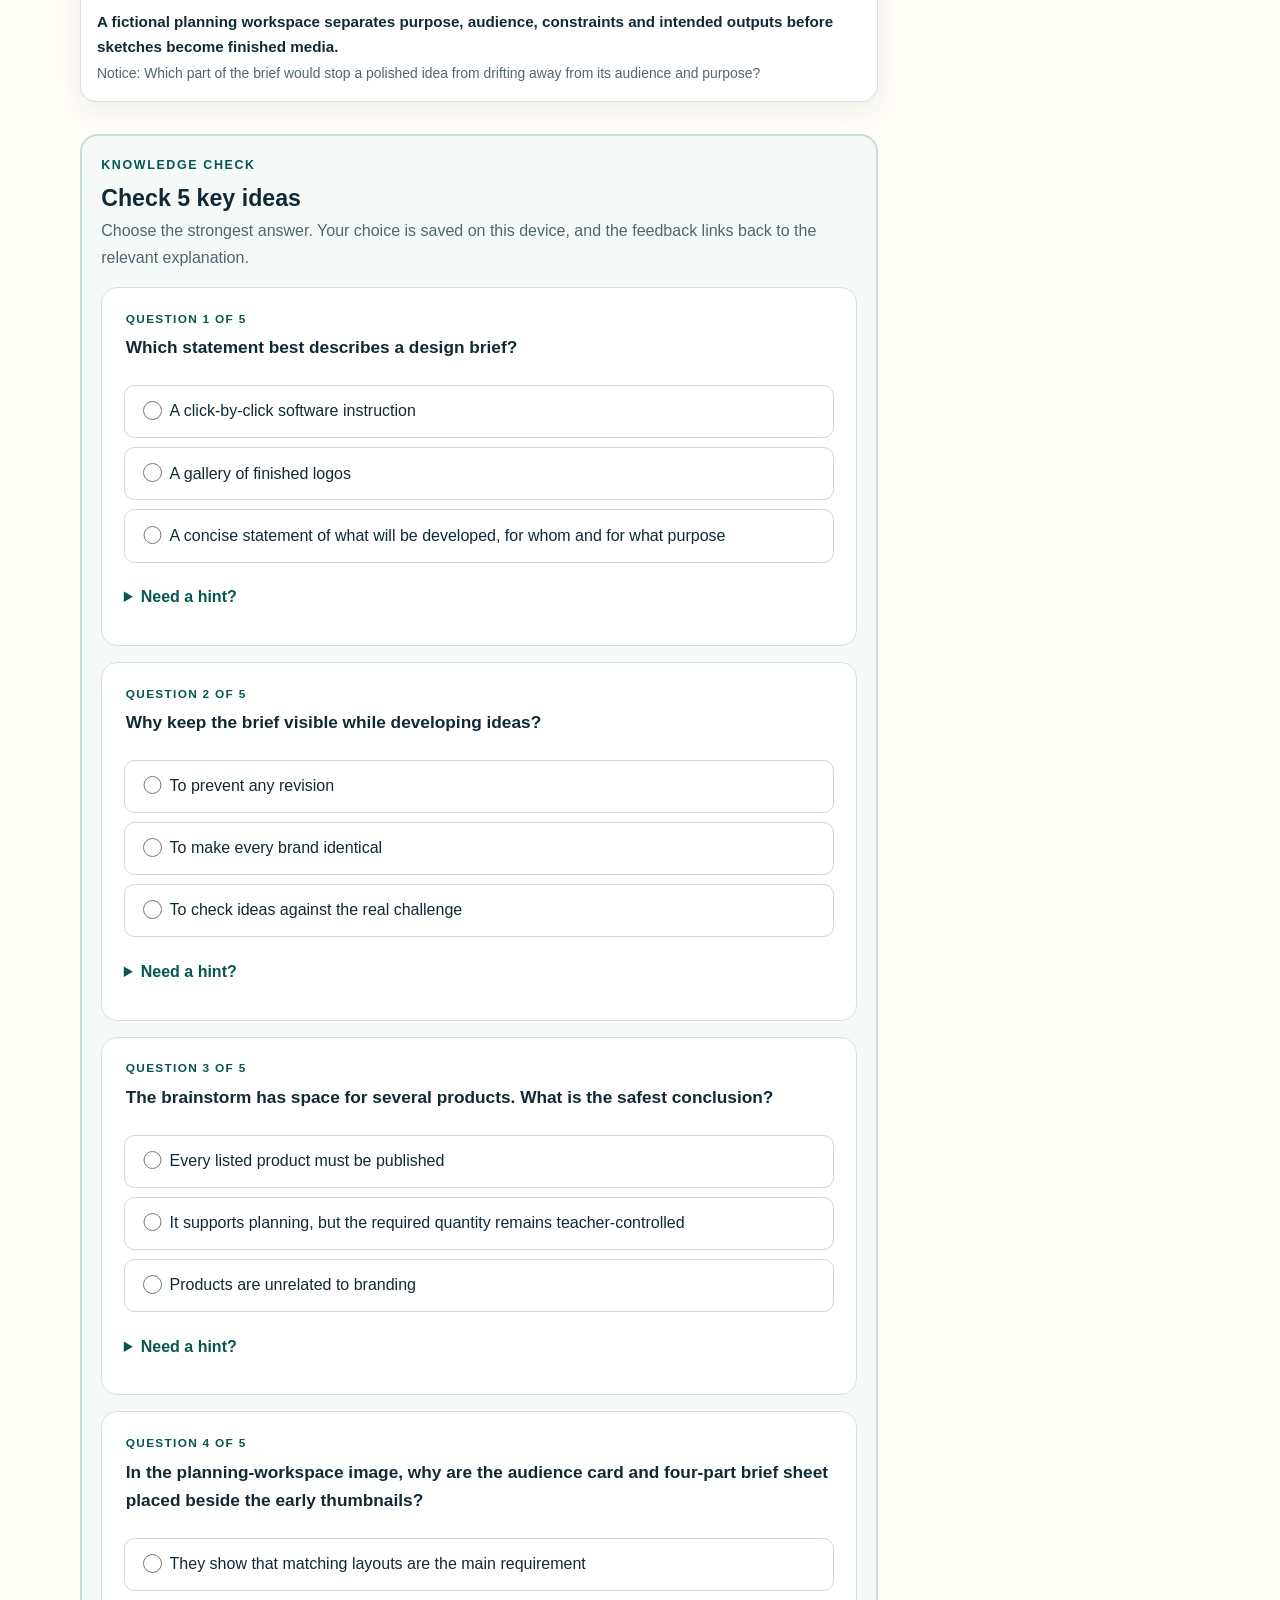
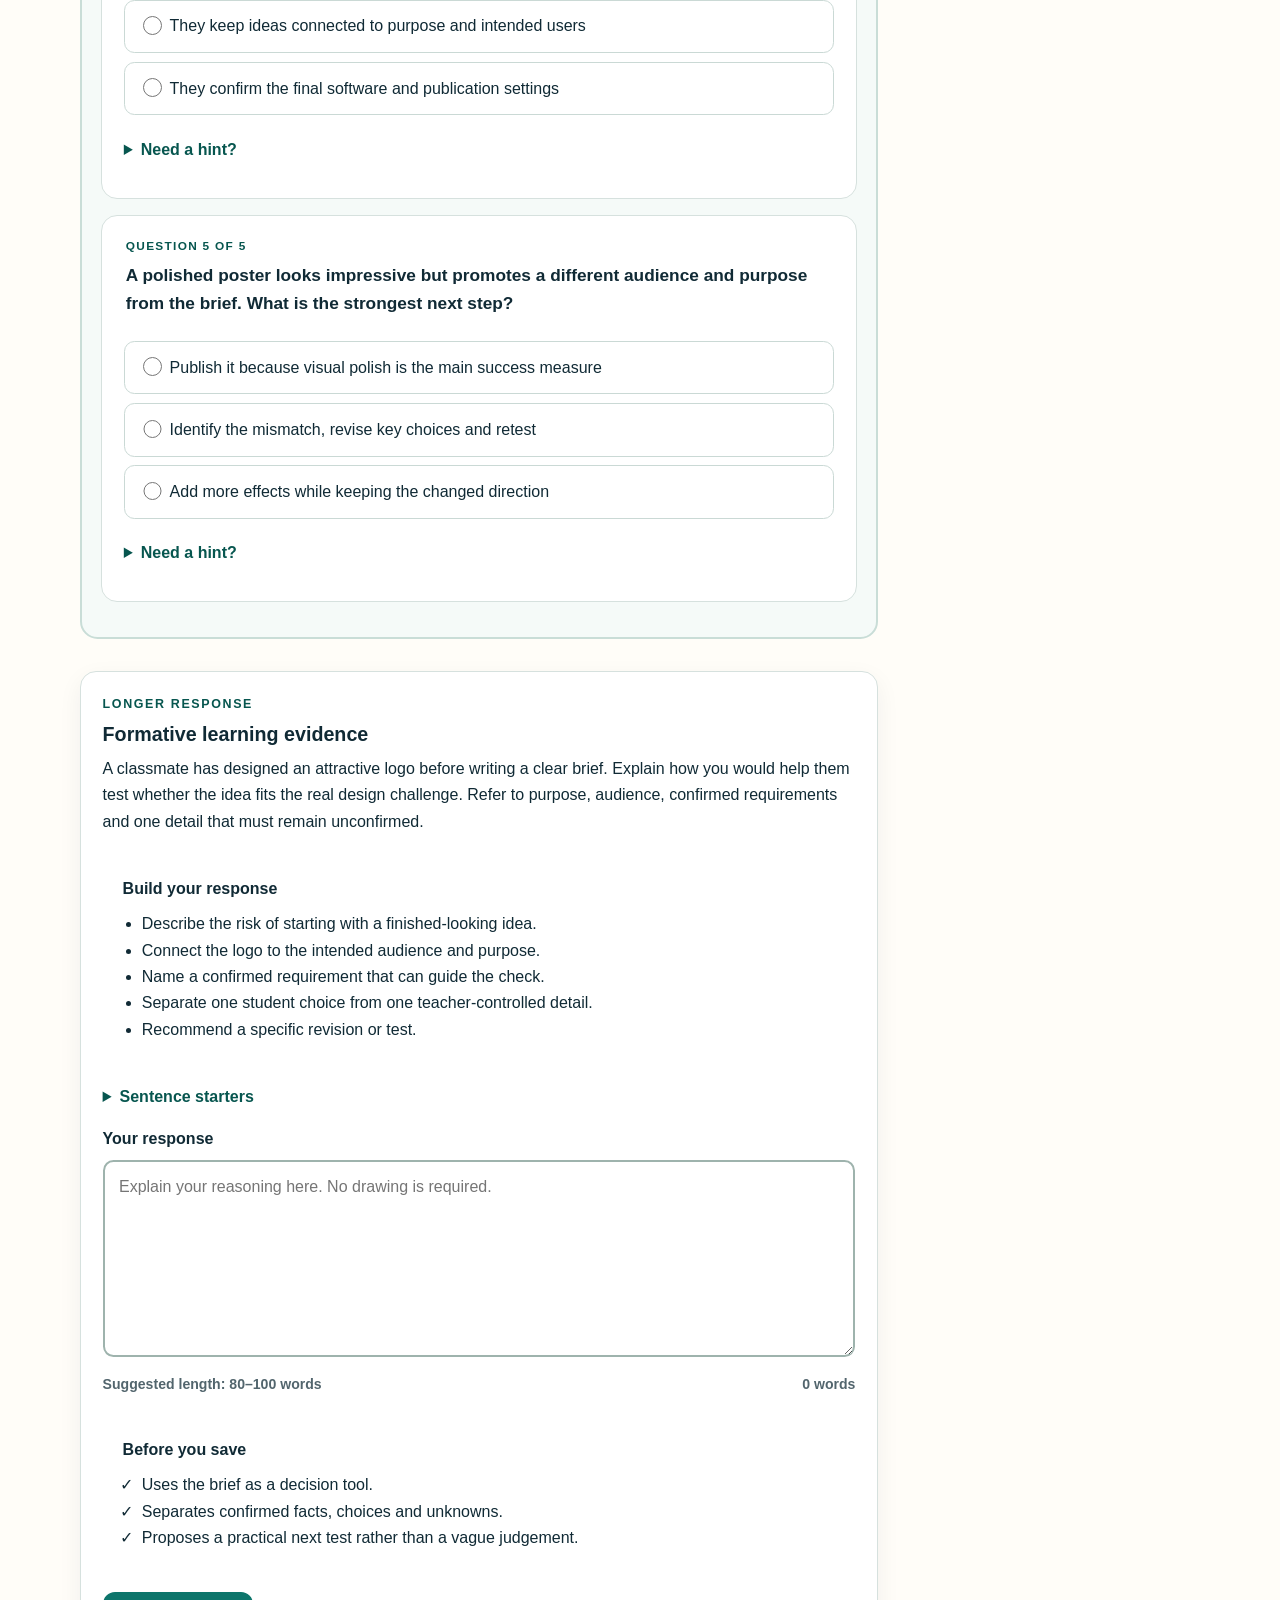
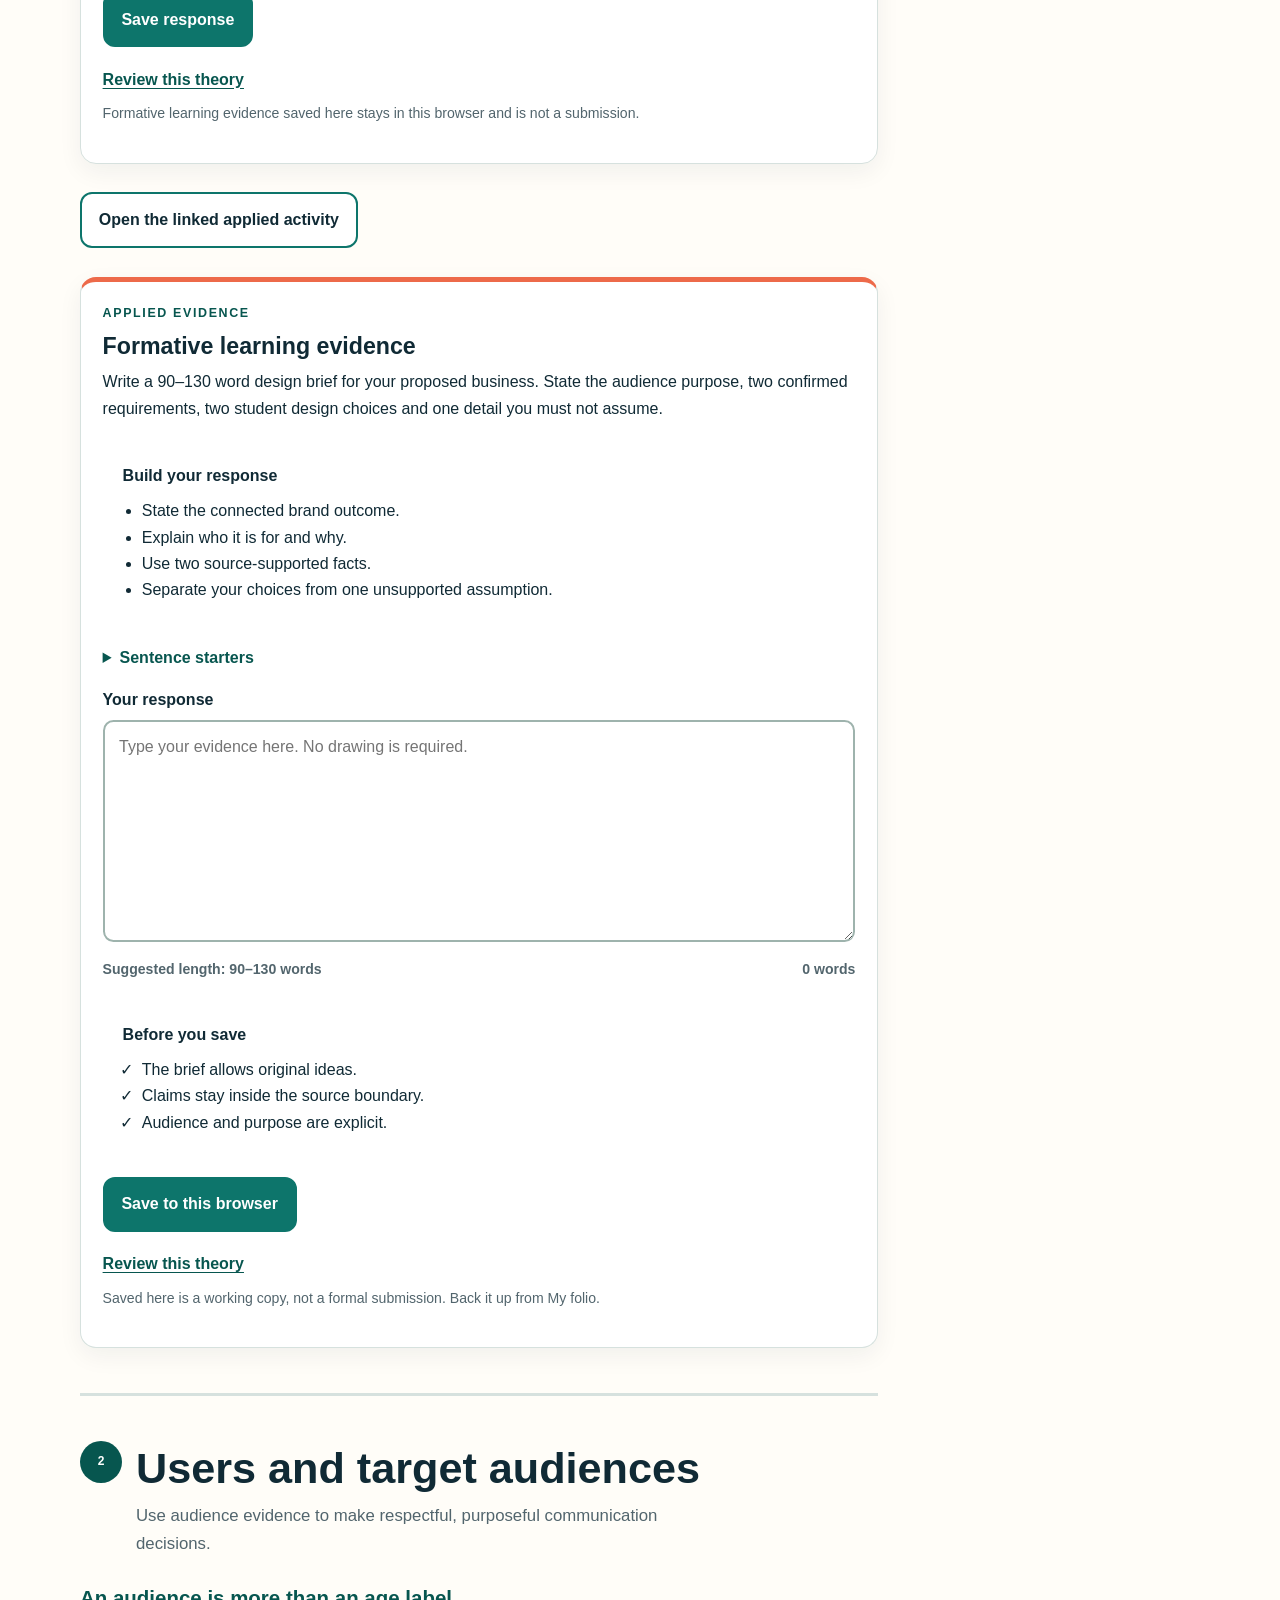
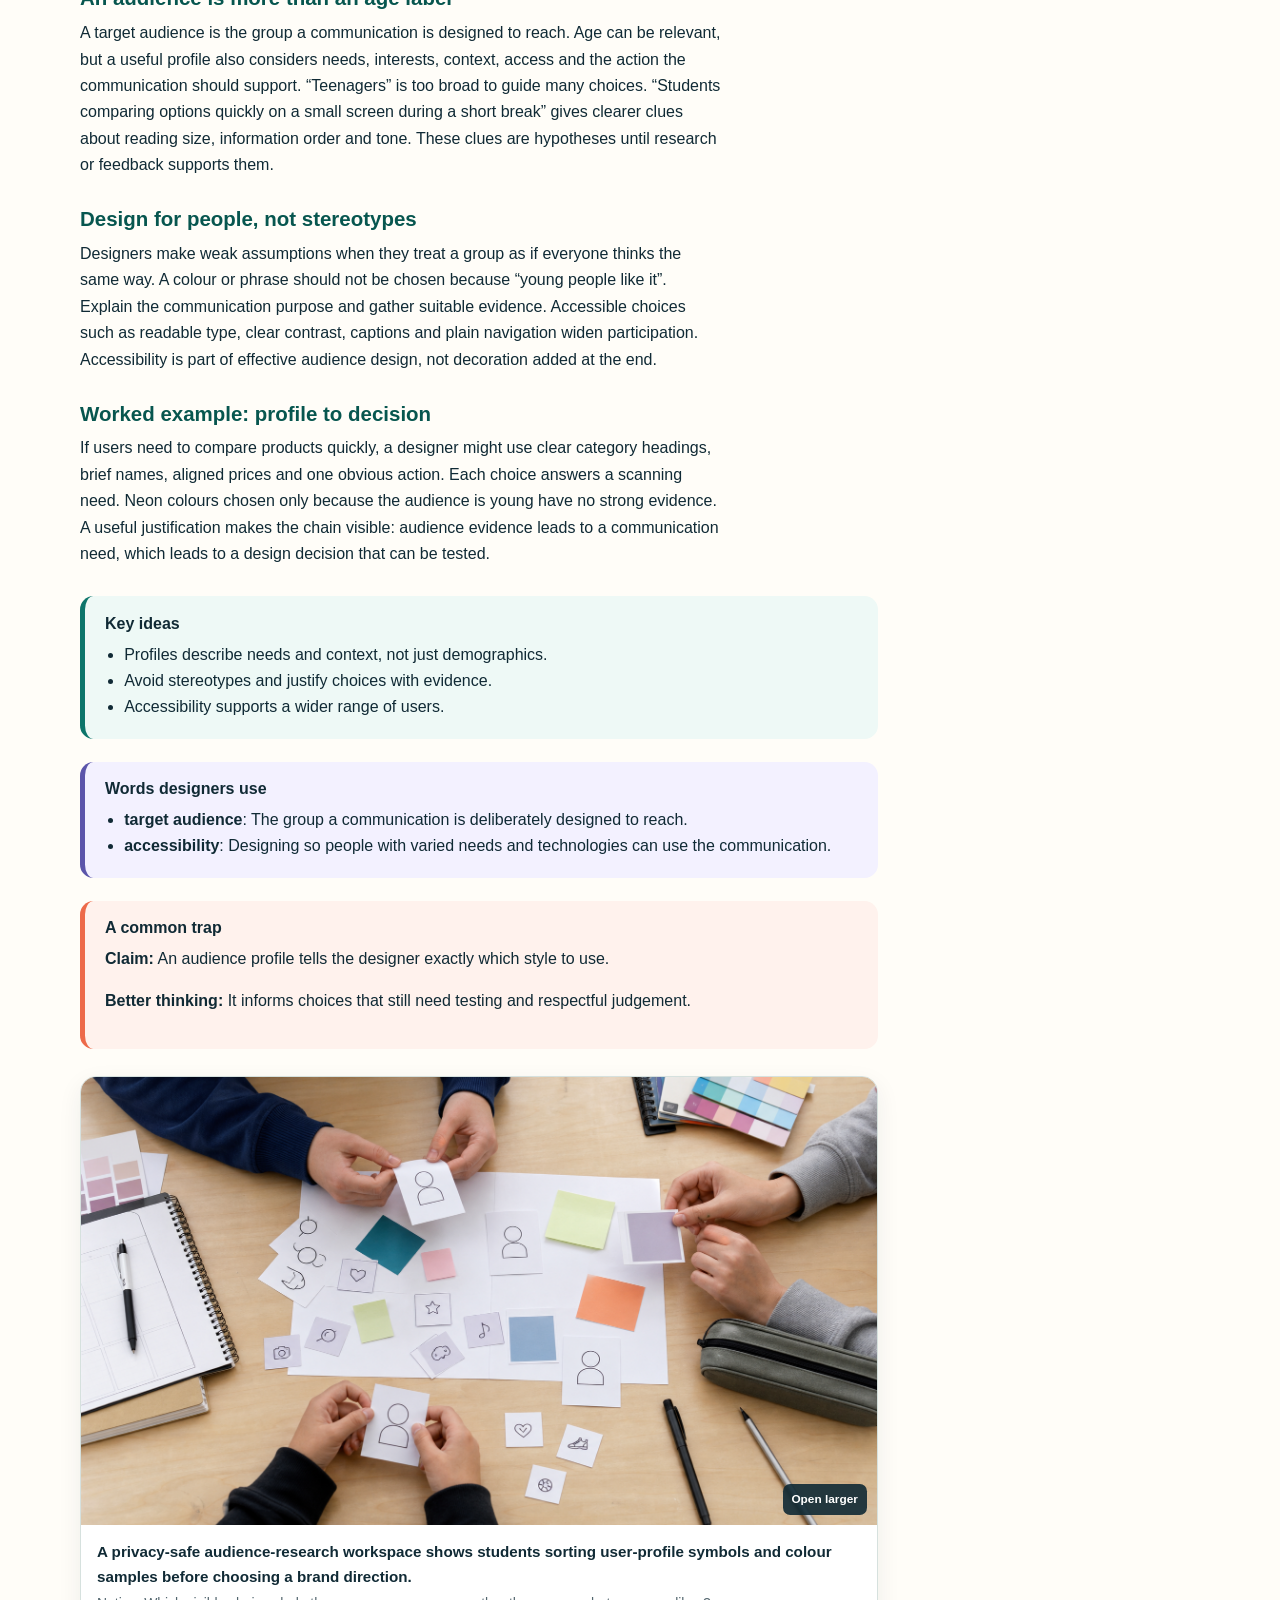
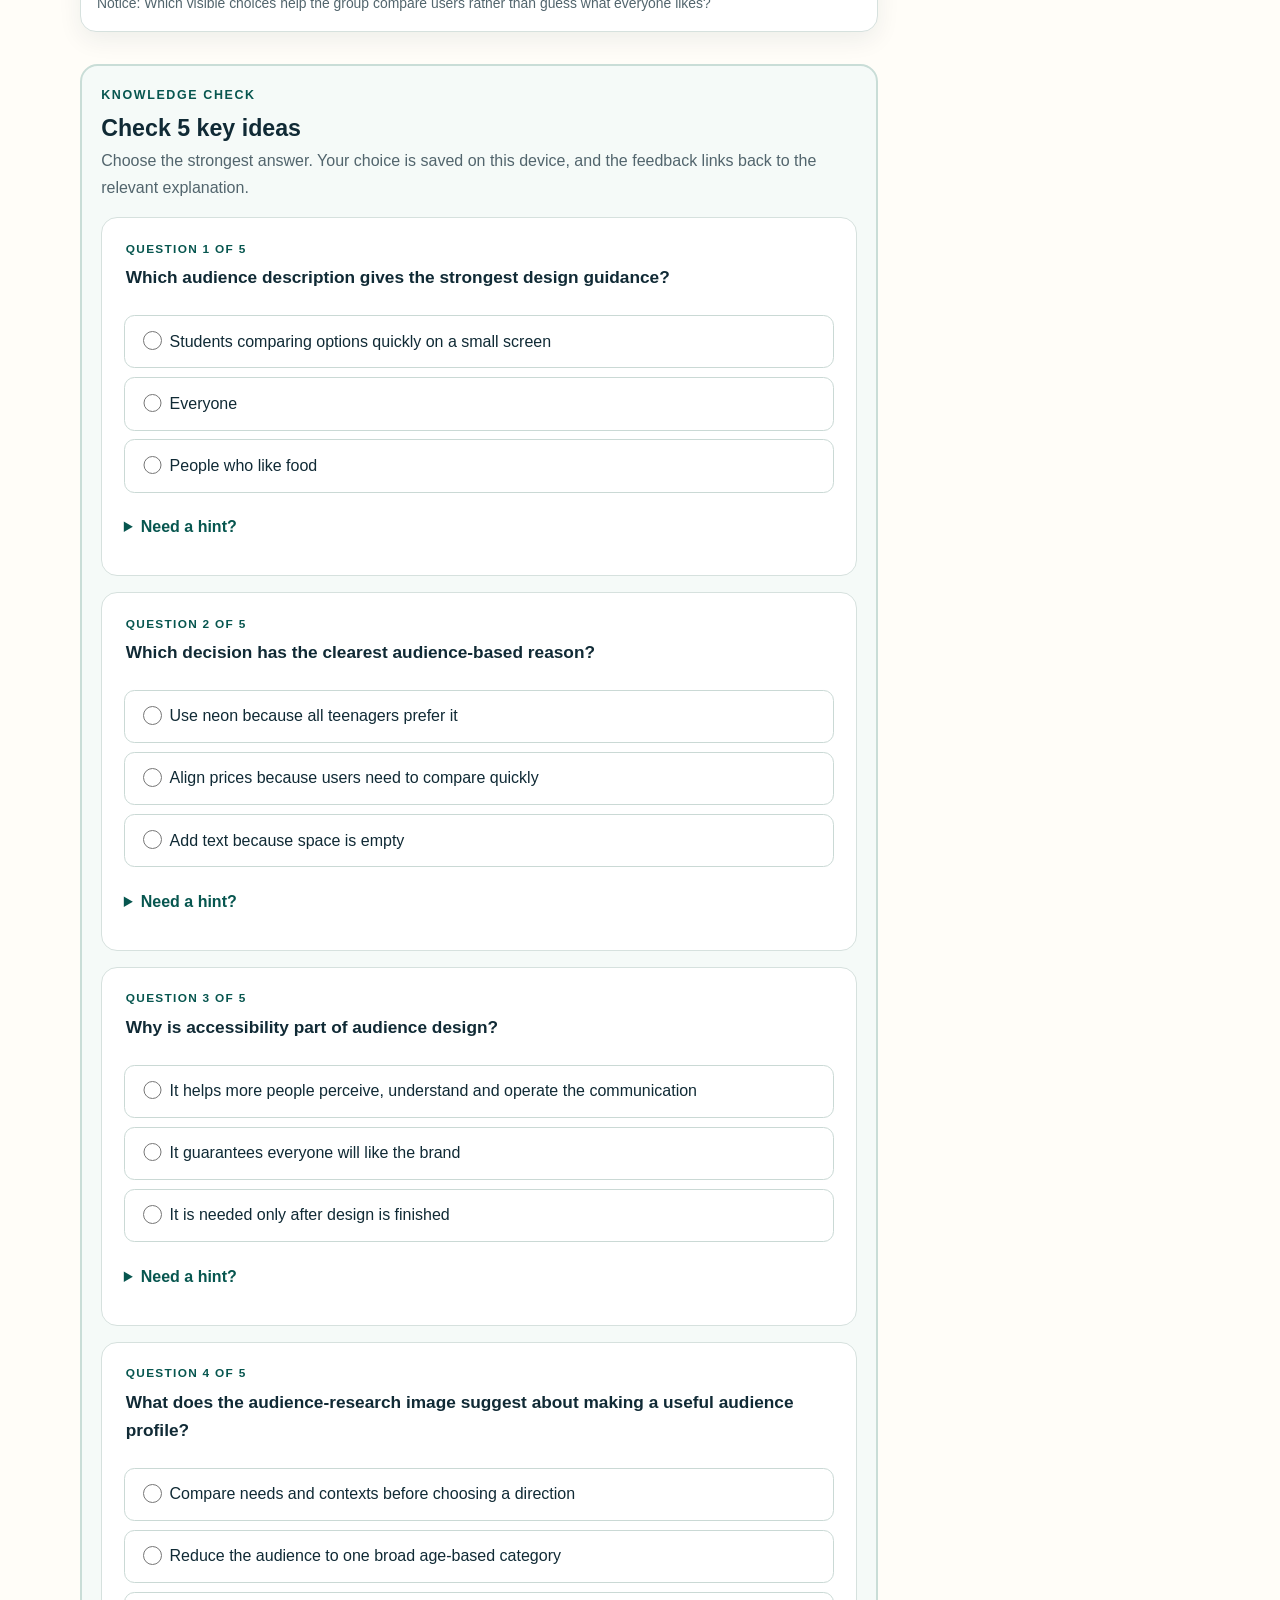
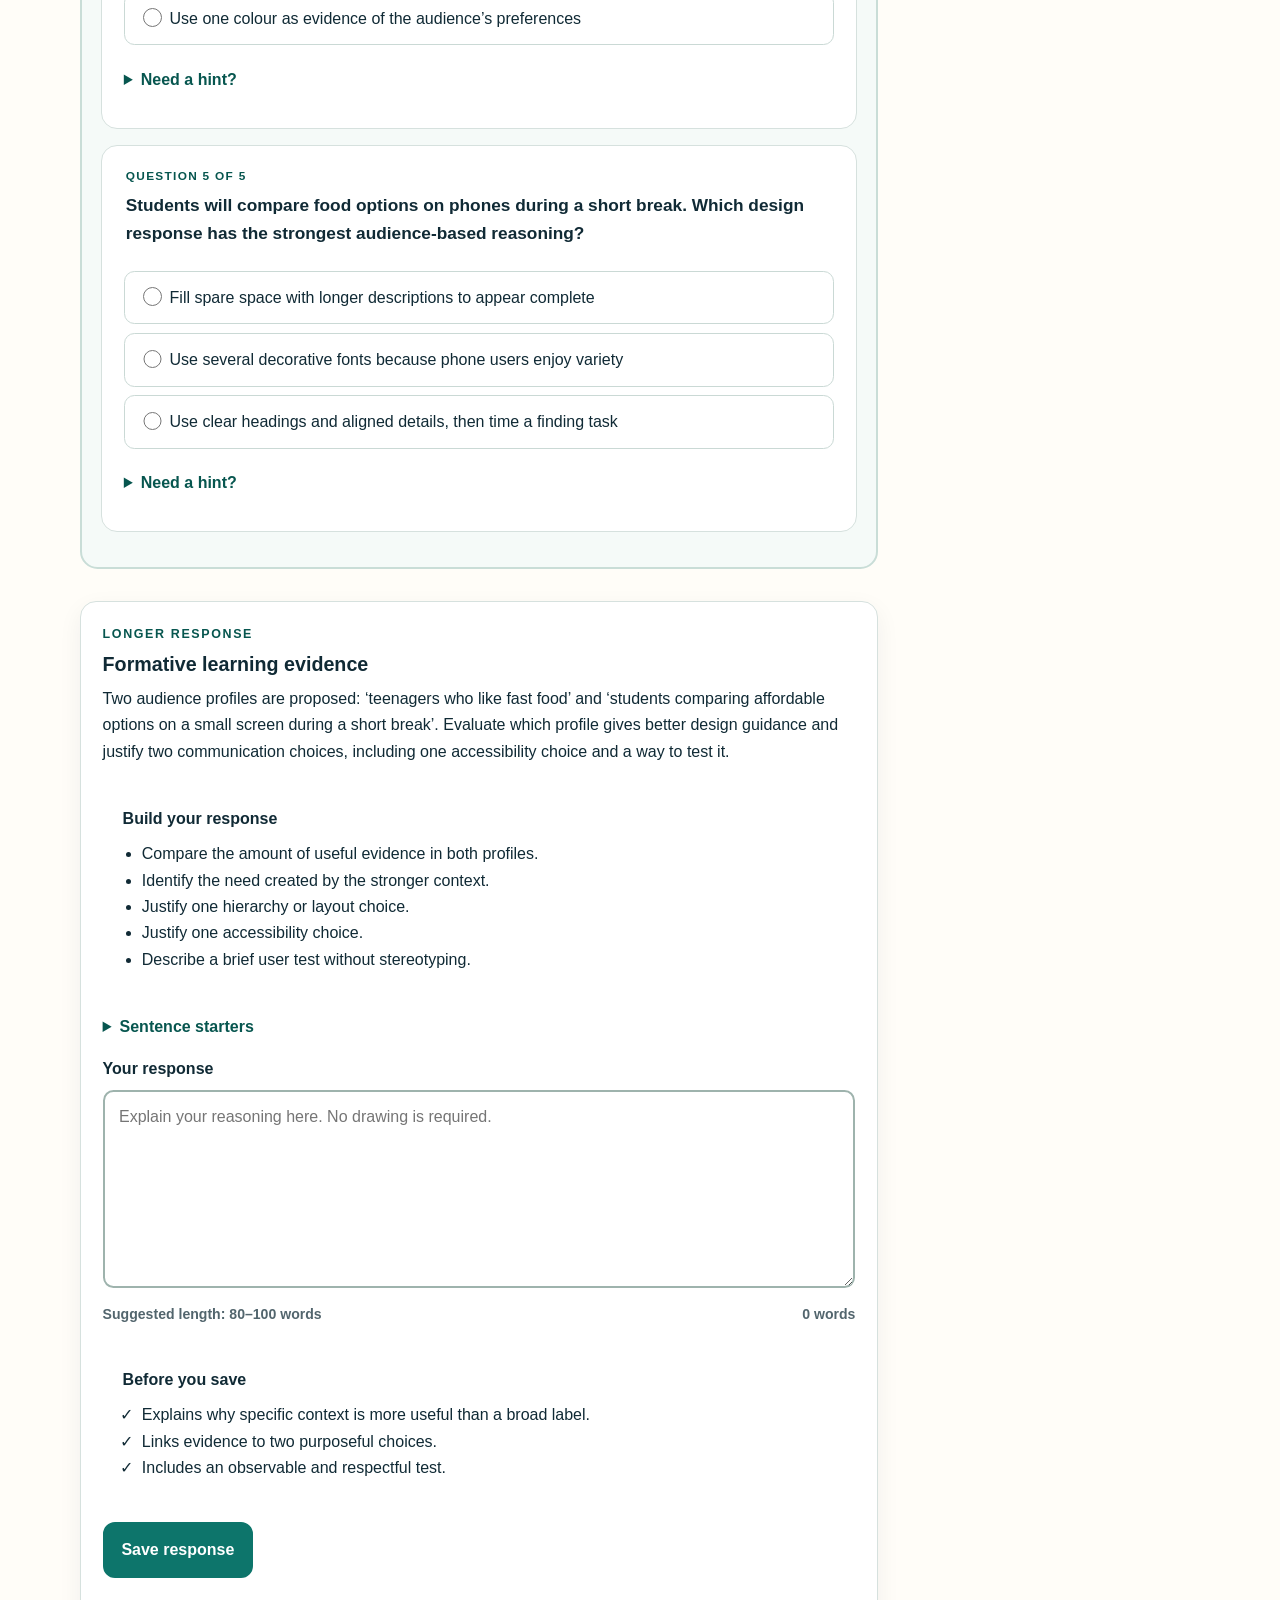
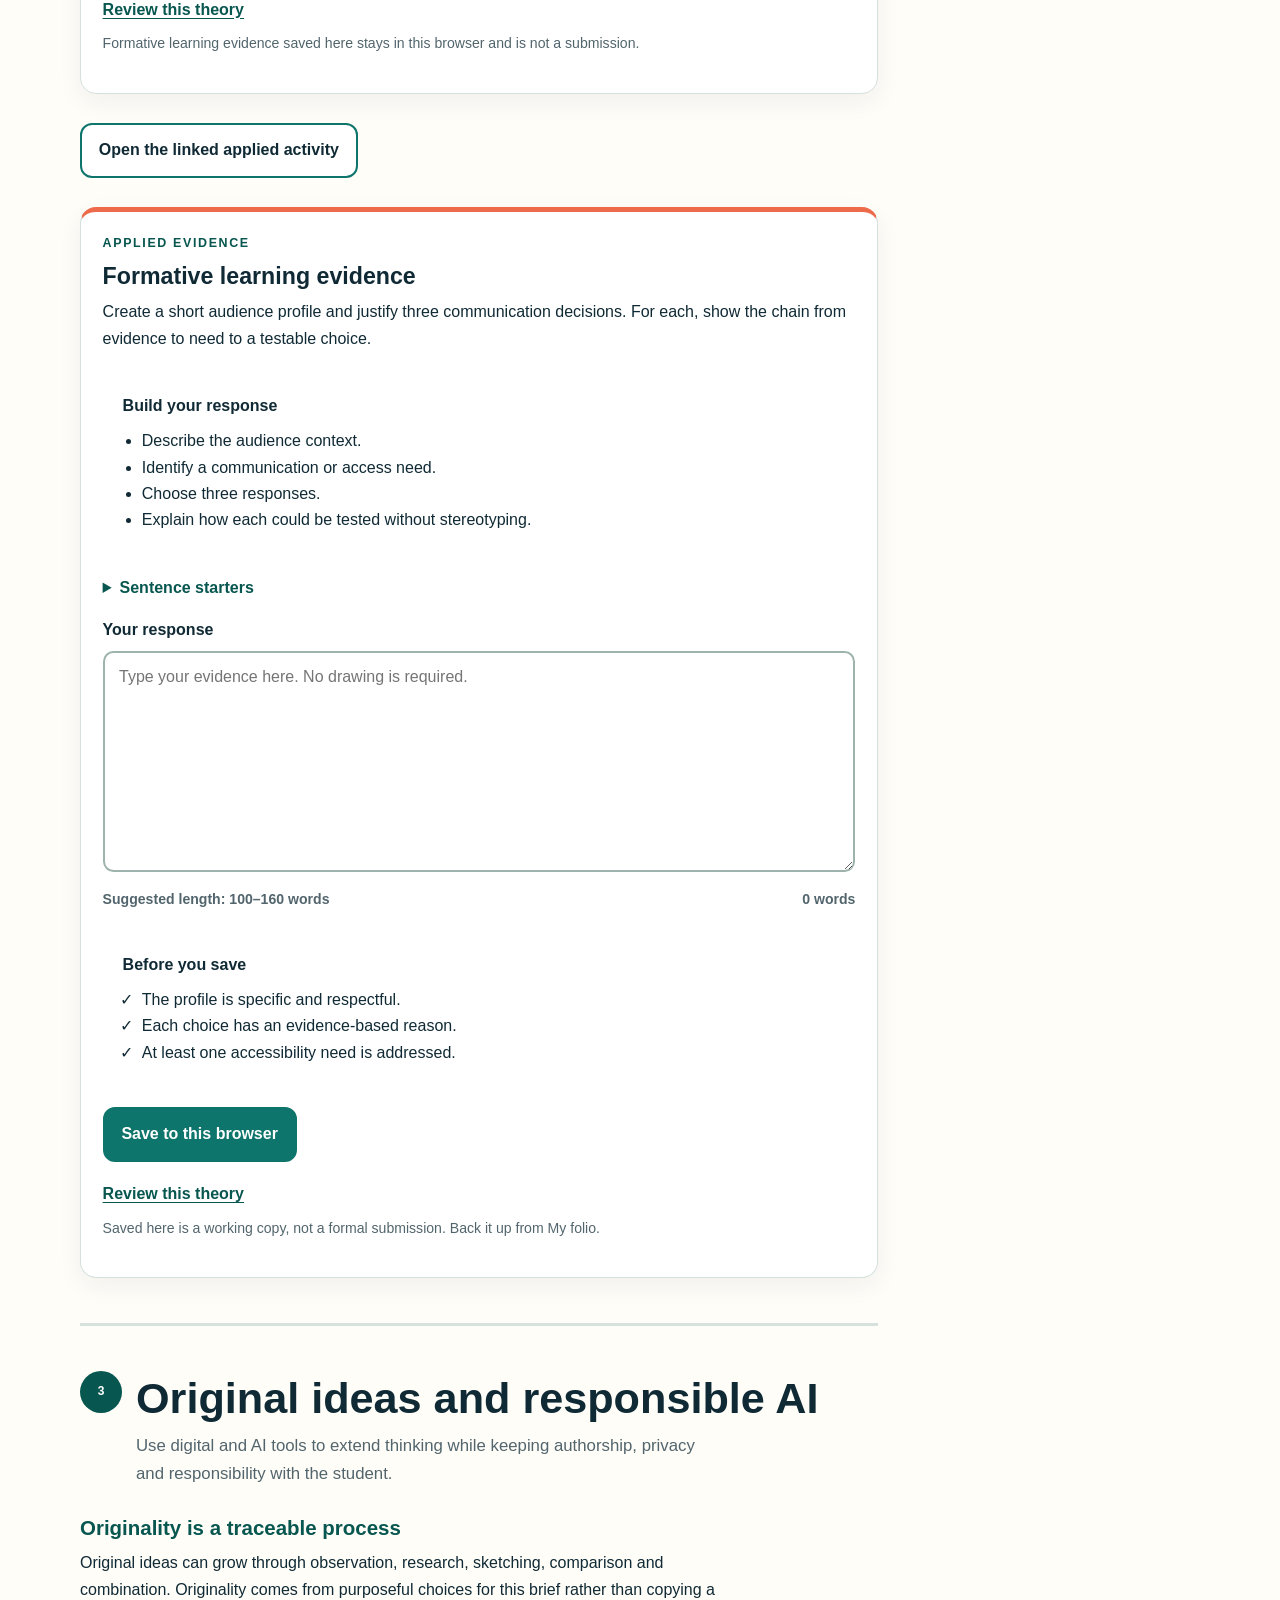
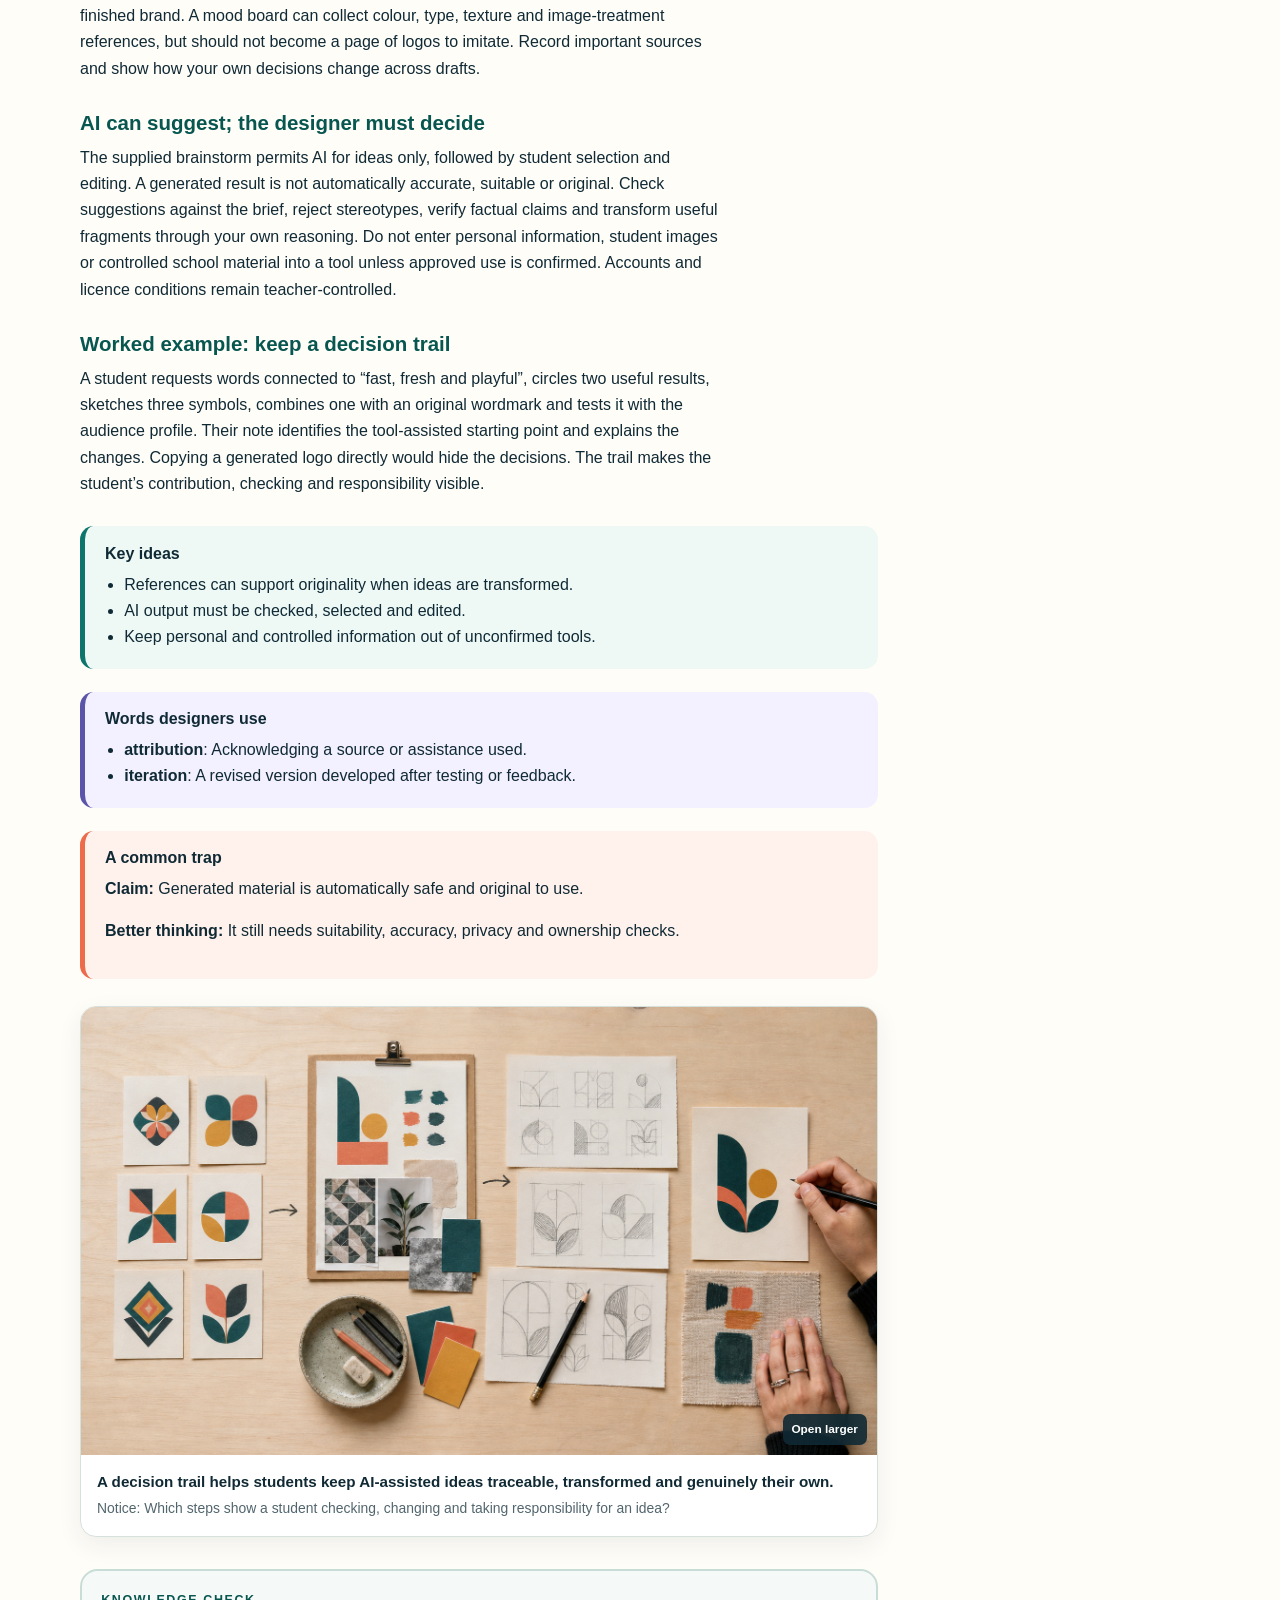
<file: modules/module-01.html>
<!doctype html>
<html lang="en-AU"><head><meta charset="utf-8"><meta name="viewport" content="width=device-width,initial-scale=1"><link rel="icon" href="../favicon.svg" type="image/svg+xml"><title>Module | Multimedia</title><link rel="stylesheet" href="../styles.css?v=1.4.0"><link rel="stylesheet" href="../course-family-navigation.css"></head><body><a class="skip-link" href="#main">Skip to module content</a><header class="course-family-nav screen-only"><div class="course-family-nav__inner"><a class="course-family-nav__brand" href="../index.html"><span class="course-family-nav__mark" aria-hidden="true">M7</span><span>Multimedia</span></a><nav class="course-family-nav__links" aria-label="Course navigation"><a data-nav-key="course" href="../index.html">Course</a><a data-nav-key="modules" href="../index.html#modules">Modules</a><a data-nav-key="activities" href="../activities.html">Activities</a><a data-nav-key="busy-work" href="../busy-work.html">Challenges</a><a data-nav-key="folio" href="../folio.html">My folio</a><a data-nav-key="assessment" href="../assessment.html">Assessment</a><a data-nav-key="teacher-resources" href="../teacher-resources.html">Teacher resources</a><a data-main-menu-link href="https://stevencowell.github.io/Main-Page/">Main Menu</a></nav></div></header><main id="main"><div class="page-hero"><div class="wrap" data-module-header></div></div><section><div class="wrap module-layout"><article class="module-main"><div data-module-content></div><div class="actions"><a class="button secondary" data-previous></a><a class="button" data-next></a></div></article><aside class="module-aside card"><h2>In this module</h2><ol data-module-contents></ol><h3>Progress</h3><div class="progress-shell" aria-hidden="true"><div class="progress-bar"></div></div><p class="fine">Saved items update as you complete checks and written evidence.</p><a href="../folio.html">Open My folio →</a></aside></div></section></main><footer class="footer"><div class="wrap"><strong>Stage 4 Technology — Multimedia</strong><p class="fine">Browser-local practice evidence is not formal submission.</p></div></footer><script src="../data/course-map.js"></script><script src="../data/course-content.js"></script><script src="../data/evidence-extension-v1.1.js?v=1.1.0"></script><script src="../data/media-data.js?v=1.3.1"></script><script src="../data/visual-overrides-v2.js?v=2.0.1"></script><script src="../scripts/shared.js"></script><script src="../scripts/module-shell.js?v=1.4.0"></script></body></html>
</file>
<file: styles.css>
:root {
  --ink: #102a35;
  --muted: #52656d;
  --paper: #fffdf8;
  --surface: #ffffff;
  --soft: #eef7f5;
  --accent: #0d756b;
  --accent-dark: #07564f;
  --coral: #ed6a4a;
  --gold: #f2c14e;
  --line: #d6e1de;
  --focus: #7a3df0;
  --shadow: 0 14px 34px rgba(16, 42, 53, .10);
  --family-hero-surface: linear-gradient(135deg, #0b3f4b 0%, #0d756b 55%, #ed6a4a 145%);
  --family-hero-copy: #fff;
  --family-hero-muted: rgba(255, 255, 255, .9);
  --family-hero-eyebrow: #c8fff2;
  --family-action-primary: #f2c14e;
  --family-action-primary-ink: #102a35;
  --family-action-secondary-ink: #102a35;
  color-scheme: light;
  font-family: Inter, Aptos, "Segoe UI", Arial, sans-serif;
}

* { box-sizing: border-box; }
html { scroll-behavior: smooth; }
body { margin: 0; background: var(--paper); color: var(--ink); line-height: 1.65; }
img { display: block; max-width: 100%; }
a { color: var(--accent-dark); }
a:hover { color: #8d321f; }
button, input, textarea, select { font: inherit; }
:focus-visible { outline: 3px solid var(--focus); outline-offset: 3px; }

.skip-link { position: fixed; left: 1rem; top: -5rem; z-index: 9999; padding: .75rem 1rem; border-radius: .5rem; background: #fff; color: #000; font-weight: 800; }
.skip-link:focus { top: 1rem; }
.wrap { width: min(1120px, calc(100% - 40px)); margin-inline: auto; }
.narrow { width: min(800px, calc(100% - 40px)); margin-inline: auto; }
section { padding: clamp(3rem, 7vw, 5.5rem) 0; }
.soft { background: var(--soft); }
.eyebrow { margin: 0 0 .55rem; color: var(--accent-dark); font-size: .78rem; font-weight: 900; letter-spacing: .13em; text-transform: uppercase; }
h1, h2, h3 { line-height: 1.14; text-wrap: balance; }
h1 { font-size: clamp(2.5rem, 7vw, 4.6rem); }
h2 { margin: 0 0 1rem; font-size: clamp(1.8rem, 4vw, 2.7rem); }
h3 { margin: 0 0 .65rem; font-size: 1.23rem; }
p { margin: 0 0 1rem; }
.lede { max-width: 65ch; color: var(--muted); font-size: 1.12rem; }
.fine { color: var(--muted); font-size: .88rem; }
.button { display: inline-flex; align-items: center; justify-content: center; min-height: 48px; padding: .78rem 1.05rem; border: 2px solid var(--accent); border-radius: .75rem; background: var(--accent); color: #fff; font-weight: 850; text-decoration: none; }
.button:hover { background: var(--accent-dark); color: #fff; }
.button.secondary { background: #fff; color: var(--ink); }
.actions { display: flex; flex-wrap: wrap; gap: .8rem; margin-top: 1.4rem; }

.course-family-nav { position: sticky; top: 0; }
.course-family-nav__mark { font-size: .7rem; letter-spacing: .04em; }
.course-family-nav__links a[data-main-menu-link] { margin-left: auto; }

.identity-panel { display: grid; height: 100%; place-items: center; overflow: hidden; background: linear-gradient(145deg, rgba(255,255,255,.22), rgba(255,255,255,.06)); }
.identity-mark { display: grid; width: 220px; aspect-ratio: 1; place-items: center; border: 3px solid rgba(255,255,255,.7); border-radius: 30%; background: rgba(10,42,53,.28); box-shadow: 0 18px 40px rgba(0,0,0,.2); color: #fff; font-size: 4rem; font-weight: 950; letter-spacing: -.08em; transform: rotate(-4deg); }
.identity-mark small { display: block; margin-top: -.7rem; font-size: .78rem; letter-spacing: .14em; text-transform: uppercase; }
.course-family-intro__eyebrow, .course-family-intro__heading h2, .course-family-intro__routine-heading h3, .course-family-intro__card h4 { color: var(--accent-dark); }
.course-family-intro__evidence { background: #fff4ce; border-color: #e5bd44; }

.module-grid { list-style: none; }
.module-card { min-width: 0; }
.module-card a { color: inherit; }
.module-card .module-status { display: inline-block; margin-top: .35rem; color: var(--muted); font-size: .75rem; font-weight: 750; }

.page-hero { padding: clamp(2.6rem, 7vw, 4.8rem) 0; background: linear-gradient(135deg, #0b3f4b, #0d756b); color: #fff; }
.page-hero .eyebrow { color: #c8fff2; }
.page-hero h1 { margin: 0 0 .7rem; font-size: clamp(2.2rem, 6vw, 4rem); }
.page-hero p { max-width: 65ch; color: rgba(255,255,255,.9); }
.breadcrumbs { display: flex; flex-wrap: wrap; gap: .45rem; margin-bottom: 1rem; font-size: .9rem; }
.breadcrumbs a { color: #fff; }

.module-layout { display: grid; grid-template-columns: minmax(0, 1fr) 290px; gap: 2rem; align-items: start; }
.module-main { min-width: 0; }
.module-aside { position: sticky; top: 110px; }
.module-aside ol { display: grid; gap: .45rem; margin: 0 0 1.2rem; padding: 0; list-style: none; }
.module-aside li a { display: grid; grid-template-columns: 1.7rem 1fr; gap: .55rem; align-items: start; padding: .48rem .55rem; border-radius: .55rem; color: var(--ink); font-size: .91rem; line-height: 1.35; text-decoration: none; }
.module-aside li a:hover { background: var(--soft); color: var(--accent-dark); }
.module-aside li span { display: grid; width: 1.55rem; height: 1.55rem; place-items: center; border-radius: 50%; background: var(--accent); color: #fff; font-size: .72rem; font-weight: 900; }
.card { padding: 1.35rem; border: 1px solid var(--line); border-radius: 1rem; background: var(--surface); box-shadow: 0 8px 24px rgba(16,42,53,.06); }
.card-list { display: grid; grid-template-columns: repeat(2, minmax(0,1fr)); gap: 1rem; }
.integration-placeholder { padding: 1.5rem; border: 2px dashed #96aaa4; border-radius: 1rem; background: #f7faf9; }
.integration-placeholder strong { display: block; margin-bottom: .3rem; color: var(--accent-dark); }
.integration-placeholder code { overflow-wrap: anywhere; }
.status-pill { display: inline-flex; align-items: center; gap: .4rem; padding: .32rem .62rem; border-radius: 999px; background: #fff4ce; color: #654b00; font-size: .78rem; font-weight: 850; }
.route-grid { display: grid; grid-template-columns: repeat(2, minmax(0,1fr)); gap: 1rem; margin-top: 1.5rem; }
.resource-feature-grid, .source-library-grid { display: grid; grid-template-columns: repeat(2, minmax(0, 1fr)); gap: 1.2rem; margin: 1.4rem 0; }
.resource-feature, .source-library-card { padding: 1.35rem; border: 1px solid var(--line); border-radius: 1rem; background: #fff; box-shadow: 0 8px 24px rgba(16,42,53,.06); }
.resource-feature h3, .source-library-card h3 { margin-top: .7rem; color: var(--accent-dark); }
.resource-list { display: grid; gap: .75rem; margin: 1.4rem 0 0; padding: 0; list-style: none; }
.resource-list li { display: grid; grid-template-columns: 2.5rem minmax(0, 1fr) auto; gap: .8rem 1rem; align-items: center; padding: .9rem 1rem; border: 1px solid var(--line); border-radius: .8rem; background: #fff; }
.resource-list li > span { display: grid; width: 2.25rem; height: 2.25rem; place-items: center; border-radius: 50%; background: var(--accent-dark); color: #fff; font-size: .75rem; font-weight: 900; }
.resource-list li div { display: grid; gap: .1rem; }
.resource-list small { color: var(--muted); }
.resource-list li > a { font-weight: 850; white-space: nowrap; }
.source-library-card ul { margin: .7rem 0 0; padding-left: 1.25rem; }
.source-library-card li { margin: .45rem 0; }
.source-record-links { font-weight: 850; }
.privacy-note { margin: 1.2rem 0 0; padding: 1rem 1.1rem; border-left: 5px solid #5b55aa; background: #f3f1ff; }
.source-boundary { padding: 1rem 1.1rem; border-left: 5px solid var(--coral); background: #fff4ef; }
.teacher-confirm { padding: 1rem 1.1rem; border-left: 5px solid var(--gold); background: #fff8dc; }
.progress-shell { height: 10px; overflow: hidden; border-radius: 99px; background: #dbe7e3; }
.progress-bar { width: 0; height: 100%; background: var(--coral); }

.module-orientation { margin-bottom: 3rem; padding: 1.35rem; border: 1px solid #bcdad4; border-radius: 1rem; background: linear-gradient(135deg, #f2fbf8, #fffdf8); }
.module-orientation h2 { max-width: 22ch; font-size: clamp(1.55rem, 4vw, 2.15rem); }
.lesson-section { scroll-margin-top: 100px; padding: 3rem 0 1rem; border-top: 3px solid var(--line); }
.lesson-section:first-of-type { border-top-color: var(--coral); }
.lesson-heading { position: relative; padding-left: 3.5rem; }
.lesson-heading h2 { margin-bottom: .55rem; }
.lesson-heading > p:last-child { max-width: 62ch; color: var(--muted); font-size: 1.05rem; }
.section-number { position: absolute; left: 0; top: -.2rem; display: grid; width: 2.65rem; height: 2.65rem; place-items: center; margin: 0; border-radius: 50%; background: var(--accent-dark); color: #fff; font-size: .75rem; font-weight: 900; }
.theory-copy { max-width: 72ch; }
.theory-copy > section { margin: 1.8rem 0; padding: 0; }
.theory-copy h3 { color: var(--accent-dark); font-size: 1.28rem; }
.key-ideas, .vocabulary, .misconception, .scaffold, .quality-check { margin: 1.4rem 0; padding: 1.15rem 1.25rem; border-radius: .85rem; }
.key-ideas { border-left: 5px solid var(--accent); background: #eef9f6; }
.vocabulary { border-left: 5px solid #5b55aa; background: #f3f1ff; }
.misconception { border-left: 5px solid var(--coral); background: #fff2ed; }
.key-ideas h3, .vocabulary h3, .misconception h3, .scaffold h4, .quality-check h4 { margin: 0 0 .55rem; font-size: 1rem; }
.key-ideas ul, .vocabulary ul, .misconception ul, .scaffold ul, .quality-check ul { margin: 0; padding-left: 1.2rem; }

.visual-grid { display: grid; grid-template-columns: repeat(2, minmax(0, 1fr)); gap: 1.2rem; margin: 1.7rem 0; }
.learning-visual { min-width: 0; margin: 0; overflow: hidden; border: 1px solid var(--line); border-radius: 1rem; background: #fff; box-shadow: 0 8px 24px rgba(16,42,53,.07); }
.learning-visual:only-child { grid-column: 1 / -1; }
.learning-visual img { width: 100%; height: auto; max-height: 620px; object-fit: contain; background: #edf3f1; }
.image-open { position: relative; display: block; width: 100%; padding: 0; border: 0; background: transparent; color: inherit; cursor: zoom-in; }
.image-open > span { position: absolute; right: .65rem; bottom: .65rem; padding: .35rem .55rem; border-radius: .45rem; background: rgba(16,42,53,.9); color: #fff; font-size: .74rem; font-weight: 850; }
.learning-visual figcaption { display: grid; gap: .2rem; padding: .85rem 1rem 1rem; color: var(--muted); font-size: .87rem; }
.learning-visual figcaption strong { color: var(--ink); font-size: .95rem; }

.module-presentation { display: grid; grid-template-columns: minmax(0, .9fr) minmax(320px, 1.1fr); margin: 0 0 2.2rem; overflow: hidden; border: 1px solid #b9d6cf; border-radius: 1.15rem; background: linear-gradient(135deg, #eef8f5, #fffaf0); box-shadow: 0 14px 34px rgba(16,42,53,.1); }
.module-presentation__copy { min-width: 0; padding: 1.45rem; }
.module-presentation__copy h2 { margin-bottom: .65rem; }
.module-presentation__copy .actions { align-items: stretch; margin-top: 1.2rem; }
.module-presentation__preview { display: flex; flex-direction: column; min-width: 0; margin: 0; background: #102a35; }
.module-presentation__preview .image-open { flex: 1 1 auto; min-height: 250px; }
.module-presentation__preview img { display: block; width: 100%; height: 100%; object-fit: contain; background: #102a35; }
.module-presentation__preview figcaption { flex: 0 0 auto; padding: .65rem .85rem .75rem; background: #102a35; color: #eaf3f1; font-size: .82rem; line-height: 1.4; }

.video-card { margin: 1.8rem 0; overflow: hidden; border: 1px solid #bed3cf; border-radius: 1rem; background: #f7fbfa; }
.video-copy { padding: 1.2rem 1.2rem .45rem; }
.video-copy h3 { margin-bottom: .5rem; font-size: 1.35rem; }
.watch-for { padding: .72rem .85rem; border-left: 4px solid var(--gold); background: #fff8dc; }
.video-stage { position: relative; border-block: 1px solid #bed3cf; background: #102a35; }
.video-launch { position: relative; display: grid; width: 100%; min-height: 260px; place-items: center; overflow: hidden; padding: 0; border: 0; background: #102a35; color: #fff; cursor: pointer; }
.video-launch img { width: 100%; aspect-ratio: 16 / 9; object-fit: cover; opacity: .78; }
.video-launch > span { position: absolute; display: grid; gap: .25rem; max-width: 25rem; padding: .9rem 1.1rem; border: 2px solid rgba(255,255,255,.8); border-radius: .8rem; background: rgba(7,45,53,.9); box-shadow: var(--shadow); }
.video-launch strong { font-size: 1.08rem; }
.video-launch small { font-size: .78rem; }
.video-frame { aspect-ratio: 16 / 9; }
.video-frame iframe { width: 100%; height: 100%; border: 0; }
.video-close { position: absolute; top: .75rem; right: .75rem; z-index: 2; min-height: 42px; padding: .55rem .8rem; border: 2px solid #fff; border-radius: .55rem; background: rgba(16,42,53,.94); color: #fff; font-weight: 850; cursor: pointer; }
.video-support { display: flex; flex-wrap: wrap; gap: .8rem 1.2rem; align-items: center; justify-content: space-between; padding: .9rem 1.2rem 1.1rem; font-size: .88rem; }
.source-limit { margin-top: 1rem; padding: 1rem; border: 2px solid #b45309; border-radius: var(--radius-sm); background: #fff7ed; color: #7c2d12; }
.source-limit p { margin: .35rem 0 0; }
.video-support details { flex: 1 1 24rem; }
.video-support summary { color: var(--accent-dark); font-weight: 850; cursor: pointer; }

.check-set { margin: 2rem 0; padding: 1.2rem; border: 2px solid #c9ddd7; border-radius: 1.1rem; background: #f5faf8; }
.check-set__intro { margin-bottom: 1rem; }
.check-set__intro h3 { margin: .2rem 0 .45rem; font-size: 1.45rem; }
.check-set__intro p:last-child { margin-bottom: 0; color: var(--muted); }
.knowledge-check, .evidence-card { margin: 1.8rem 0; padding: 1.35rem; border: 1px solid var(--line); border-radius: 1rem; background: #fff; box-shadow: 0 8px 24px rgba(16,42,53,.06); }
.check-set .knowledge-check { margin: 1rem 0; box-shadow: none; }
.knowledge-check fieldset { margin: 0; padding: 0; border: 0; }
.knowledge-check legend { display: grid; gap: .25rem; width: 100%; margin-bottom: .9rem; font-size: 1.08rem; font-weight: 850; }
.knowledge-check legend span { color: var(--accent-dark); font-size: .74rem; letter-spacing: .11em; text-transform: uppercase; }
.choice { display: grid; grid-template-columns: 1.25rem 1fr; gap: .7rem; align-items: start; margin: .55rem 0; padding: .78rem .85rem; border: 1px solid #cad9d5; border-radius: .65rem; cursor: pointer; }
.choice:hover, .choice:has(input:checked) { border-color: var(--accent); background: #edf9f6; }
.choice input { width: 1.15rem; height: 1.15rem; margin-top: .18rem; accent-color: var(--accent); }
.hint { margin: .8rem 0; }
.hint summary, .evidence-card summary, [data-written-check] summary { color: var(--accent-dark); font-weight: 850; cursor: pointer; }
.check-feedback { display: flex; flex-wrap: wrap; gap: .45rem 1rem; align-items: center; min-height: 1.5rem; margin: .8rem 0 0; padding: .75rem .85rem; border-radius: .6rem; background: #eef4f2; }
.check-feedback[hidden] { display: none; }
.check-feedback[data-result="correct"] { border-left: 4px solid #2d7a51; background: #eaf8ef; }
.check-feedback[data-result="retry"] { border-left: 4px solid var(--gold); background: #fff8dc; }
.check-feedback [data-feedback-copy] { flex: 1 1 24rem; }
.theory-return { display: inline-flex; align-items: center; min-height: 44px; margin-top: .65rem; color: var(--accent-dark); font-weight: 850; text-decoration: underline; text-underline-offset: .18em; }
.check-feedback .theory-return { margin-top: 0; }
.saved-chip { color: #246b46; font-size: .82rem; font-weight: 800; }
.evidence-card { border-top: 5px solid var(--coral); }
.evidence-card h3 { font-size: 1.45rem; }
.evidence-card label, [data-written-check] label { display: block; margin: 1rem 0 .45rem; font-weight: 850; }
textarea, input[type="text"], select { width: 100%; min-height: 48px; padding: .8rem .9rem; border: 2px solid #9eb3ad; border-radius: .65rem; background: #fff; color: var(--ink); }
textarea { resize: vertical; line-height: 1.5; }
.response-meta { display: flex; flex-wrap: wrap; justify-content: space-between; gap: .35rem 1rem; margin: .45rem 0 0; color: var(--muted); font-size: .88rem; font-weight: 700; }
.save-row { display: flex; flex-wrap: wrap; gap: .75rem 1rem; align-items: center; margin-top: .85rem; }
.save-status { color: var(--muted); font-size: .88rem; font-weight: 750; }
.save-status[data-state="saved"] { color: #246b46; }
.save-status[data-state="error"] { color: #9a2d1a; }
.activity-link { margin: 1.2rem 0; }
.check-list { list-style: "✓  "; }

.image-lightbox { width: min(96vw, 1320px); max-height: 96vh; padding: .75rem; overflow: hidden; border: 0; border-radius: 1rem; background: #fff; box-shadow: 0 24px 70px rgba(0,0,0,.4); }
.image-lightbox::backdrop { background: rgba(5,22,27,.84); }
.image-lightbox-toolbar { display: flex; align-items: center; justify-content: space-between; gap: .75rem; margin-bottom: .65rem; }
.image-lightbox-toolbar a { min-height: 40px; padding: .55rem .75rem; border-radius: .5rem; background: var(--pale); color: var(--accent-dark); font-weight: 850; }
.image-lightbox-stage { width: 100%; max-height: calc(96vh - 7.5rem); overflow: auto; border: 1px solid var(--line); border-radius: .75rem; background: #edf3f1; }
.image-lightbox img { display: block; width: 1200px; max-width: none; max-height: none; height: auto; object-fit: contain; background: #edf3f1; }
.image-lightbox button { min-height: 40px; padding: .45rem .75rem; border: 0; border-radius: .5rem; background: var(--ink); color: #fff; font-weight: 850; cursor: pointer; }
.image-lightbox-note { margin: .55rem 0 0; color: var(--muted); font-size: .82rem; }

.activity-tools { display: grid; grid-template-columns: minmax(0, 1fr) minmax(220px, .35fr); gap: 1rem; margin-bottom: 1.2rem; padding: 1rem; border: 1px solid var(--line); border-radius: .9rem; background: #fff; box-shadow: 0 8px 24px rgba(16,42,53,.05); }
.activity-tools label { display: grid; gap: .35rem; color: var(--accent-dark); font-size: .82rem; font-weight: 850; }
.activity-tools input, .activity-tools select { min-height: 48px; }
.activity-bank { display: grid; gap: 1.4rem; margin-top: 1.5rem; }
.activity-card { scroll-margin-top: 100px; padding: clamp(1.2rem, 3vw, 2rem); border: 1px solid var(--line); border-top: 5px solid var(--accent); border-radius: 1rem; background: #fff; box-shadow: var(--shadow); }
.activity-card[hidden] { display: none; }
.activity-card header { max-width: 70ch; }
.activity-card header h2 { margin-bottom: .45rem; font-size: clamp(1.55rem, 3vw, 2.1rem); }
.activity-card section { padding: 1rem 0 0; }
.activity-card section h3 { color: var(--accent-dark); }
.activity-card ol, .activity-card ul { padding-left: 1.35rem; }
.activity-card li { margin: .4rem 0; }
.activity-parts li > span { display: block; color: var(--muted); font-size: .9rem; }
.activity-support { margin: 1rem 0; padding: .9rem 1rem; border-radius: .7rem; background: #f3f1ff; }
.activity-support summary { color: #39327d; font-weight: 850; cursor: pointer; }
.activity-card > label { display: block; margin: 1.1rem 0 .4rem; font-weight: 850; }
.completion-feedback { margin-top: 1rem; padding: .8rem .9rem; border-left: 4px solid var(--gold); background: #fff8dc; font-size: .9rem; }
.return-link { margin-bottom: 0; text-align: right; font-weight: 850; }
.sort-activity, .scenario-activity, .sequence-activity, .matrix-activity { display: grid; gap: .75rem; margin: .75rem 0 1.2rem; }
.sort-activity h4, .scenario-activity h4, .sequence-activity h4, .matrix-activity h4 { margin: 0; color: var(--accent-dark); }
.sort-card, .scenario-card, .sequence-card, .matrix-row { display: grid; grid-template-columns: minmax(0, 1fr) minmax(210px, .55fr); gap: .75rem 1rem; align-items: end; padding: .9rem; border: 1px solid #cbdad6; border-radius: .75rem; background: #f8fbfa; }
.sort-card p, .scenario-card p, .sequence-card p, .matrix-row p { margin: 0; }
.matrix-row { grid-template-columns: minmax(0, 1fr) minmax(170px, .35fr) minmax(230px, .65fr); }
.structured-field { display: grid; gap: .3rem; color: var(--accent-dark); font-size: .82rem; font-weight: 850; }
.structured-field select, .structured-field input { min-height: 44px; }
.inline-feedback { min-height: 1.1rem; color: var(--muted); font-size: .76rem; font-weight: 650; }
.inline-feedback[data-result="correct"] { color: #246b46; }
.inline-feedback[data-result="retry"] { color: #9a4b00; }
.response-grid { display: grid; grid-template-columns: repeat(2, minmax(0, 1fr)); gap: .75rem; margin: 1rem 0; padding: 1rem; border: 1px solid #d1dedb; border-radius: .75rem; }
.response-grid legend { padding: 0 .35rem; color: var(--accent-dark); font-weight: 850; }
.check-grid { display: grid; grid-template-columns: repeat(2, minmax(0, 1fr)); gap: .55rem; margin: 1rem 0; padding: 1rem; border: 1px solid #d1dedb; border-radius: .75rem; }
.check-grid legend { padding: 0 .35rem; color: var(--accent-dark); font-weight: 850; }
.activity-checkbox { display: grid; grid-template-columns: 1.25rem 1fr; gap: .6rem; align-items: start; padding: .65rem .7rem; border-radius: .6rem; background: #f5f8f7; cursor: pointer; }
.activity-checkbox input { width: 1.15rem; height: 1.15rem; margin-top: .12rem; accent-color: var(--accent); }
.data-list, .activity-parts .data-list { padding: .75rem .9rem; border-radius: .7rem; background: #f5f8f7; }
.data-list h4 { margin: 0; color: var(--accent-dark); }
.data-list li span { display: block; color: var(--muted); font-size: .86rem; }
.data-pairs { display: grid; grid-template-columns: repeat(2, minmax(0, 1fr)); gap: .65rem; }
.data-pairs div { padding: .7rem .8rem; border-radius: .65rem; background: #f5f8f7; }
.data-pairs dt { color: var(--accent-dark); font-weight: 850; }
.data-pairs dd { margin: .2rem 0 0; }
.activity-note { padding: .7rem .85rem; border-left: 4px solid var(--gold); background: #fff8dc; }
.completion-feedback span { display: block; margin-top: .35rem; }

.footer { padding: 2.2rem 0; background: #102a35; color: #eaf3f1; }
.footer a { color: #fff; }
.footer-grid { display: grid; grid-template-columns: 1fr auto; gap: 1rem; align-items: start; }
.footer .fine { color: #bfd0cc; }

@media (max-width: 820px) {
  .module-layout { grid-template-columns: 1fr; }
  .module-aside { position: static; }
  .route-grid, .card-list, .visual-grid, .resource-feature-grid, .source-library-grid { grid-template-columns: 1fr; }
  .resource-list li { grid-template-columns: 2.5rem minmax(0, 1fr); }
  .resource-list li > a { grid-column: 2; }
  .learning-visual:only-child { grid-column: auto; }
  .module-presentation { grid-template-columns: 1fr; }
  .module-presentation__preview .image-open { min-height: 0; }
  .module-presentation__preview img { height: auto; }
  .sort-card, .scenario-card, .sequence-card, .matrix-row, .response-grid, .check-grid, .data-pairs { grid-template-columns: 1fr; }
}

@media (max-width: 560px) {
  .wrap, .narrow { width: min(100% - 24px, 1120px); }
  section { padding: 2.8rem 0; }
  .footer-grid { grid-template-columns: 1fr; }
  .course-family-nav__links a[data-main-menu-link] { margin-left: 0; }
  .lesson-heading { padding-left: 0; }
  .section-number { position: static; width: auto; height: auto; place-items: start; margin-bottom: .55rem; border-radius: 0; background: transparent; color: var(--coral); }
  .check-set { padding: .75rem; }
  .knowledge-check, .evidence-card { padding: 1rem; }
  .activity-tools { grid-template-columns: 1fr; }
}

@media print {
  .course-family-nav, .actions, .screen-only, .skip-link, .video-launch, .video-close, .image-open > span, .image-lightbox, .save-row, .theory-return, .hint, .activity-link, .footer { display: none !important; }
  body { background: #fff; color: #000; }
  main > section { padding: 0; }
  .card, .integration-placeholder, .knowledge-check, .evidence-card, .learning-visual { break-inside: avoid; box-shadow: none; }
  .module-layout { display: block; }
  .module-aside { display: none; }
  .lesson-section { break-before: page; }
  .lesson-section:first-child { break-before: auto; }
  textarea { min-height: 5rem; border: 1px solid #777; }
  body.print-one .activity-card:not(.print-target) { display: none; }
  body.print-one .activity-card.print-target { border: 0; box-shadow: none; }
}
</file>
<file: course-family-navigation.css>
.course-family-nav {
  --hub-ink: var(--ink, #173f28);
  --hub-paper: var(--cream, #fffaf1);
  --hub-accent: var(--mustard, var(--accent, #f0c778));
  background: var(--hub-paper);
  border-bottom: 1px solid color-mix(in srgb, var(--hub-ink) 16%, transparent);
  border-top: 2px solid var(--hub-ink);
  color: var(--hub-ink);
  min-height: 85px;
  padding: 0 !important;
  position: relative;
  width: 100%;
  z-index: 1000;
}

.course-family-nav *,
.course-family-nav *::before,
.course-family-nav *::after { box-sizing: border-box; }

.course-family-nav__inner {
  align-items: center;
  display: flex;
  gap: 1.15rem 2rem;
  margin: 0 auto;
  max-width: 1440px;
  min-height: 82px;
  padding: .8rem 1.25rem;
  width: 100%;
}

.course-family-nav__brand {
  align-items: center;
  color: var(--hub-ink);
  display: inline-flex;
  flex: 0 0 auto;
  font-size: 1.05rem;
  font-weight: 850;
  gap: .7rem;
  line-height: 1.2;
  text-decoration: none;
}

.course-family-nav__mark {
  align-items: center;
  background: var(--hub-accent);
  border-radius: 50%;
  color: var(--hub-ink);
  display: inline-flex;
  font-size: .75rem;
  font-weight: 900;
  height: 42px;
  justify-content: center;
  width: 42px;
}

.course-family-nav__links {
  align-items: center;
  display: flex;
  flex: 1 1 auto;
  flex-wrap: nowrap;
  gap: .25rem .4rem;
  min-width: 0;
  overflow-x: auto;
  scrollbar-width: thin;
}

.course-family-nav__links a {
  border-radius: 12px;
  color: var(--hub-ink);
  display: inline-flex;
  font-size: 1rem;
  font-weight: 760;
  line-height: 1.2;
  padding: .72rem .78rem;
  text-decoration: none;
  white-space: nowrap;
}

.course-family-nav__links a:hover,
.course-family-nav__links a:focus-visible {
  background: color-mix(in srgb, var(--hub-accent) 18%, transparent);
  color: var(--hub-ink);
  outline: 3px solid color-mix(in srgb, var(--hub-ink) 18%, transparent);
  outline-offset: 2px;
}

.course-family-nav__links a[aria-current="page"] {
  background: color-mix(in srgb, var(--hub-accent) 25%, transparent);
}

.course-family-nav .nav-toggle { display: none !important; }

@media (max-width: 780px) {
  .course-family-nav { min-height: 0; }
  .course-family-nav__inner { display: grid; gap: .6rem; min-height: 0; padding: .7rem .8rem .55rem; }
  .course-family-nav__brand { font-size: 1rem; }
  .course-family-nav__mark { height: 36px; width: 36px; }
  .course-family-nav__links { flex-wrap: nowrap; margin-inline: -.8rem; overflow-x: auto; padding: 0 .8rem .45rem; scrollbar-width: thin; }
  .course-family-nav__links a { flex: 0 0 auto; font-size: .92rem; padding: .62rem .72rem; }
}

@media print { .course-family-nav { display: none !important; } }
</file>
<file: course-family-hero.css>
/* Shared homepage hero geometry for Steve's non-VET course family. */
.course-family-hero {
  --family-hero-height: 600px;
  --family-hero-media-height: 360px;
  display: block !important;
  height: var(--family-hero-height) !important;
  isolation: isolate;
  margin: 0 !important;
  max-width: none !important;
  max-height: var(--family-hero-height) !important;
  min-height: var(--family-hero-height) !important;
  overflow: hidden;
  padding: 0 !important;
  position: relative;
  width: 100% !important;
}

.course-family-hero .course-family-hero-inner {
  align-items: center !important;
  display: grid !important;
  gap: 48px !important;
  grid-template-columns: minmax(0, 1fr) minmax(360px, 440px) !important;
  margin: 0 auto !important;
  max-width: 1240px !important;
  min-height: var(--family-hero-height) !important;
  padding: 56px 40px !important;
  width: calc(100% - 32px) !important;
}

.course-family-hero.hero-no-media .course-family-hero-inner {
  grid-template-columns: minmax(0, 1fr) !important;
}

.save-note,
#modules ~ .course-authority-note,
#modules ~ .tomato-band,
#modules ~ .tomato-band ~ section {
  display: none !important;
}

.course-family-hero .hero-copy {
  max-width: 680px !important;
  min-width: 0;
  padding: 0 !important;
  width: 100% !important;
}

.course-family-hero .eyebrow {
  font-size: 0.82rem !important;
  font-weight: 900 !important;
  letter-spacing: 0.14em !important;
  line-height: 1.35 !important;
  margin: 0 0 14px !important;
  text-transform: uppercase;
}

.course-family-hero h1 {
  font-size: clamp(3rem, 5vw, 4.5rem) !important;
  font-weight: 900 !important;
  letter-spacing: -0.045em !important;
  line-height: 1 !important;
  margin: 0 !important;
  max-width: 15ch !important;
  text-wrap: balance;
}

.course-family-hero .hero-subtitle,
.course-family-hero .hero-lede,
.course-family-hero .lede,
.course-family-hero .hero-copy > p:not(.eyebrow) {
  font-size: 1.12rem !important;
  line-height: 1.55 !important;
  margin: 18px 0 0 !important;
  max-width: 58ch !important;
}

.course-family-hero .hero-actions,
.course-family-hero .actions {
  align-items: stretch !important;
  display: grid !important;
  gap: 12px !important;
  grid-template-columns: repeat(2, minmax(0, 1fr)) !important;
  margin: 26px 0 0 !important;
  max-width: 540px !important;
  width: 100% !important;
}

.course-family-hero .hero-actions > a,
.course-family-hero .actions > a {
  align-items: center !important;
  border: 1px solid rgba(255, 255, 255, 0.58) !important;
  border-radius: 12px !important;
  box-shadow: 0 12px 26px rgba(6, 23, 33, 0.14) !important;
  display: flex !important;
  font-size: 0.98rem !important;
  font-weight: 850 !important;
  justify-content: center !important;
  line-height: 1.2 !important;
  margin: 0 !important;
  min-height: 52px !important;
  padding: 13px 16px !important;
  text-align: center !important;
  text-decoration: none !important;
  width: 100% !important;
}

.course-family-hero .hero-actions > a:first-child,
.course-family-hero .actions > a:first-child {
  background: var(--family-action-primary, var(--hero-accent, var(--teal, #f0bd67))) !important;
  color: var(--family-action-primary-ink, #17232b) !important;
}

.course-family-hero .hero-actions > a:nth-child(n + 2),
.course-family-hero .actions > a:nth-child(n + 2) {
  background: rgba(255, 255, 255, 0.96) !important;
  color: var(--family-action-secondary-ink, #102b3d) !important;
}

.course-family-hero .hero-actions > a:nth-child(3),
.course-family-hero .actions > a:nth-child(3) {
  grid-column: 1 / -1;
}

.course-family-hero .hero-actions > a:hover,
.course-family-hero .hero-actions > a:focus-visible,
.course-family-hero .actions > a:hover,
.course-family-hero .actions > a:focus-visible {
  box-shadow: 0 14px 30px rgba(4, 18, 28, 0.24) !important;
  outline: 3px solid rgba(255, 255, 255, 0.58) !important;
  outline-offset: 3px;
  transform: translateY(-2px);
}

.course-family-hero .hero-plan,
.course-family-hero .hero-showcase,
.course-family-hero .hero-media,
.course-family-hero .hero-image,
.course-family-hero .course-family-hero-identity {
  align-self: center !important;
  aspect-ratio: auto !important;
  background: rgba(255, 255, 255, 0.12);
  border: 1px solid rgba(255, 255, 255, 0.28);
  border-radius: 24px !important;
  box-shadow: 0 24px 54px rgba(3, 18, 28, 0.28) !important;
  display: flex !important;
  flex-direction: column;
  height: var(--family-hero-media-height) !important;
  margin: 0 !important;
  max-height: var(--family-hero-media-height) !important;
  max-width: none !important;
  min-height: var(--family-hero-media-height) !important;
  overflow: hidden !important;
  position: relative !important;
  transform: none !important;
  width: 100% !important;
}

.course-family-hero .hero-plan > a:first-child,
.course-family-hero .hero-showcase > a:first-child,
.course-family-hero .hero-media > a:first-child,
.course-family-hero .hero-image > a:first-child {
  display: block;
  flex: 1 1 auto;
  min-height: 0;
  position: relative;
}

.course-family-hero .hero-plan img,
.course-family-hero .hero-showcase img,
.course-family-hero .hero-media img,
.course-family-hero .hero-image img {
  display: block !important;
  flex: 1 1 auto;
  height: 100% !important;
  inset: auto !important;
  margin: 0 !important;
  max-height: none !important;
  max-width: none !important;
  min-height: 0;
  object-fit: cover !important;
  object-position: center !important;
  padding: 0 !important;
  position: static !important;
  width: 100% !important;
}

.course-family-hero .hero-image img {
  object-position: 66% center !important;
}

.course-family-hero .hero-image__open-label {
  background: rgba(7, 19, 27, 0.92);
  border-radius: 8px;
  bottom: 12px;
  color: #fff;
  font-size: 0.78rem;
  font-weight: 850;
  padding: 7px 10px;
  position: absolute;
  right: 12px;
}

.course-family-hero .hero-image-contain img {
  object-fit: contain !important;
  padding: 16px !important;
}

/* Portrait source: give the complete Drive exemplar useful scale without cropping it. */
.course-family-hero.hero-portrait .course-family-hero-inner {
  grid-template-columns: minmax(0, 1fr) minmax(300px, 340px) !important;
}

.course-family-hero.hero-portrait .hero-image-contain {
  height: 460px !important;
  justify-self: end !important;
  max-height: 460px !important;
  max-width: 340px !important;
  min-height: 460px !important;
}

.course-family-hero.hero-portrait .hero-image-contain img {
  padding: 8px !important;
}

.course-family-hero figcaption,
.course-family-hero .hero-image-note {
  background: rgba(7, 19, 27, 0.9) !important;
  bottom: auto !important;
  color: rgba(255, 255, 255, 0.94) !important;
  flex: 0 0 auto;
  font-size: 0.78rem !important;
  left: auto !important;
  line-height: 1.35 !important;
  margin: 0 !important;
  padding: 10px 14px !important;
  position: static !important;
  right: auto !important;
}

.course-family-hero figcaption strong,
.course-family-hero figcaption span {
  display: block;
}

.course-family-hero figcaption span {
  margin-top: 3px;
}

.course-family-hero .course-family-hero-identity {
  align-items: center;
  background: linear-gradient(145deg, rgba(255, 255, 255, 0.22), rgba(255, 255, 255, 0.08));
  color: #fff;
  justify-content: center;
}

.course-family-hero .course-family-hero-identity span {
  filter: drop-shadow(0 18px 28px rgba(0, 0, 0, 0.25));
  font-size: clamp(7rem, 14vw, 11rem);
  line-height: 1;
}

.course-family-hero .hero-proof {
  display: none !important;
}

.course-family-hero.family-dark-hero {
  background: var(--family-hero-surface) !important;
  color: var(--family-hero-copy, #fff) !important;
}

.course-family-hero.family-dark-hero .eyebrow {
  color: var(--family-hero-eyebrow, #bcebdd) !important;
}

.course-family-hero.family-dark-hero h1 {
  color: var(--family-hero-copy, #fff) !important;
}

.course-family-hero.family-dark-hero .lede,
.course-family-hero.family-dark-hero .hero-copy > p:not(.eyebrow) {
  color: var(--family-hero-muted, rgba(255, 255, 255, 0.9)) !important;
}

@media (max-width: 820px) {
  .course-family-hero {
    height: auto !important;
    max-height: none !important;
    min-height: auto !important;
  }

  .course-family-hero .course-family-hero-inner {
    gap: 28px !important;
    grid-template-columns: minmax(0, 1fr) !important;
    min-height: auto !important;
    padding: 42px 20px 36px !important;
    width: calc(100% - 20px) !important;
  }

  .course-family-hero h1 {
    font-size: clamp(2.55rem, 12vw, 4rem) !important;
    max-width: 100% !important;
  }

  .course-family-hero .hero-actions,
  .course-family-hero .actions {
    grid-template-columns: minmax(0, 1fr) !important;
    max-width: none !important;
  }

  .course-family-hero .hero-actions > a:nth-child(3),
  .course-family-hero .actions > a:nth-child(3) {
    grid-column: auto;
  }

  .course-family-hero .hero-plan,
  .course-family-hero .hero-showcase,
  .course-family-hero .hero-media,
  .course-family-hero .hero-image,
  .course-family-hero .course-family-hero-identity {
    height: 280px !important;
    max-height: 280px !important;
    min-height: 280px !important;
  }

  .course-family-hero.hero-portrait .course-family-hero-inner {
    grid-template-columns: minmax(0, 1fr) !important;
  }

  .course-family-hero.hero-portrait .hero-image-contain {
    height: 430px !important;
    justify-self: center !important;
    max-height: 430px !important;
    max-width: 330px !important;
    min-height: 430px !important;
  }
}

@media (max-width: 420px) {
  .course-family-hero .course-family-hero-inner {
    padding-inline: 14px !important;
    width: 100% !important;
  }
}

@media print {
  .course-family-hero .hero-actions,
  .course-family-hero .actions {
    display: none !important;
  }
}
</file>
<file: course-family-intro.css>
.course-family-intro {
  box-sizing: border-box;
  width: min(1120px, calc(100% - 40px));
  margin: 30px auto;
  padding: clamp(28px, 4vw, 46px);
  color: #17324d;
  background: #ffffff;
  border: 1px solid #d4deea;
  border-radius: 16px;
  box-shadow: 0 10px 30px rgba(28, 52, 76, 0.08);
}

.course-family-intro *,
.course-family-intro *::before,
.course-family-intro *::after {
  box-sizing: border-box;
}

.course-family-intro__heading {
  max-width: 780px;
  margin: 0 auto;
  text-align: center;
}

.course-family-intro__eyebrow {
  margin: 0 0 10px;
  color: #0757a0;
  font-size: 0.78rem;
  font-weight: 800;
  letter-spacing: 0.13em;
  line-height: 1.35;
  text-transform: uppercase;
}

.course-family-intro__heading h2,
.course-family-intro__routine-heading h3 {
  color: #073f76;
  font-family: inherit;
  font-weight: 800;
}

.course-family-intro__heading h2 {
  margin: 0;
  font-size: clamp(1.75rem, 3.1vw, 2.35rem);
  line-height: 1.15;
}

.course-family-intro__lede {
  max-width: 720px;
  margin: 14px auto 0;
  color: #40546b;
  font-size: 1rem;
  line-height: 1.7;
}

.course-family-intro__routine {
  margin-top: 28px;
  padding-top: 26px;
  border-top: 1px solid #d8e1eb;
}

.course-family-intro__routine-heading {
  max-width: 900px;
  margin-bottom: 18px;
}

.course-family-intro__routine-heading h3 {
  margin: 0;
  font-size: clamp(1.35rem, 2.3vw, 1.75rem);
  line-height: 1.25;
}

.course-family-intro__routine-heading > p:last-child {
  margin: 10px 0 0;
  color: #4b6077;
  line-height: 1.65;
}

.course-family-intro__cards {
  display: grid;
  grid-template-columns: repeat(4, minmax(0, 1fr));
  gap: 12px;
  align-items: stretch;
}

.course-family-intro__card {
  min-width: 0;
  min-height: 150px;
  padding: 17px 16px;
  background: #f7f9fc;
  border: 1px solid #d3deea;
  border-radius: 11px;
}

.course-family-intro__card h4 {
  margin: 0 0 8px;
  color: #073f76;
  font-size: 1rem;
  font-weight: 800;
  line-height: 1.35;
}

.course-family-intro__card p {
  margin: 0;
  color: #40546b;
  font-size: 0.92rem;
  line-height: 1.6;
}

.course-family-intro__evidence,
.course-family-intro__boundary {
  margin: 16px 0 0;
  padding: 15px 16px;
  border-radius: 10px;
  line-height: 1.6;
}

.course-family-intro__evidence {
  color: #3d2a00;
  background: #fff6dc;
  border: 1px solid #eac66a;
}

.course-family-intro__boundary {
  color: #4b3a16;
  background: #fbf8ef;
  border: 1px solid #ddd2b8;
}

.course-family-intro--vet {
  border-top: 5px solid #0e5c6c;
  border-radius: 10px;
  box-shadow: 0 8px 24px rgba(20, 54, 63, 0.08);
}

.course-family-intro--vet .course-family-intro__eyebrow,
.course-family-intro--vet .course-family-intro__heading h2,
.course-family-intro--vet .course-family-intro__routine-heading h3,
.course-family-intro--vet .course-family-intro__card h4 {
  color: #0b5261;
}

.course-family-intro--vet .course-family-intro__card {
  background: #f3f8f9;
  border-color: #c8dcdf;
}

.course-family-intro--vet .course-family-intro__evidence {
  color: #183b43;
  background: #eaf5f6;
  border-color: #abd0d5;
}

@media (max-width: 900px) {
  .course-family-intro__cards {
    grid-template-columns: repeat(2, minmax(0, 1fr));
  }
}

@media (max-width: 560px) {
  .course-family-intro {
    width: min(100% - 24px, 1120px);
    margin: 18px auto;
    padding: 24px 18px;
    border-radius: 13px;
  }

  .course-family-intro__cards {
    grid-template-columns: 1fr;
  }

  .course-family-intro__card {
    min-height: 0;
  }
}
</file>
<file: module-pathway.css>
/* Task 33E: calm, compact module-pathway cards for non-VET course homes. */
:where(.week-grid, .module-grid, .module-map, #module-grid, [data-module-grid], #pathway .grid) {
  counter-reset: module-pathway;
  display: grid !important;
  grid-template-columns: repeat(2, minmax(0, 1fr)) !important;
  gap: 14px 16px !important;
  align-items: stretch !important;
  margin-top: 24px !important;
  padding: 0 !important;
}

:where(.module-grid, .module-map) > li {
  list-style: none !important;
  margin: 0 !important;
  padding: 0 !important;
}

:where(.week-grid, .module-grid, .module-map, #module-grid, [data-module-grid], #pathway .grid)
  > :where(.week-card, .phase-card, .module-card, .module-tile, article, a),
:where(.module-grid, .module-map) > li > :where(.module-card, .module-tile, a) {
  counter-increment: module-pathway;
  position: relative !important;
  box-sizing: border-box !important;
  display: flex !important;
  flex-direction: column !important;
  justify-content: center !important;
  width: 100% !important;
  height: 148px !important;
  min-height: 148px !important;
  max-height: 148px !important;
  margin: 0 !important;
  padding: 16px 54px 16px 78px !important;
  overflow: hidden !important;
  border: 1px solid color-mix(in srgb, var(--accent, #176a63) 32%, #d6dfdd) !important;
  border-radius: 16px !important;
  background: #fff !important;
  box-shadow: 0 5px 16px rgba(24, 49, 48, 0.06) !important;
  color: var(--ink, #173436) !important;
  text-align: left !important;
  text-decoration: none !important;
  transform: none !important;
}

:where(.week-grid, .module-grid, .module-map, #module-grid, [data-module-grid], #pathway .grid)
  > :where(.week-card, .phase-card, .module-card, .module-tile, article, a)::before,
:where(.module-grid, .module-map) > li > :where(.module-card, .module-tile, a)::before {
  content: counter(module-pathway, decimal-leading-zero);
  position: absolute;
  left: 18px;
  top: 50%;
  display: grid;
  width: 44px;
  height: 44px;
  place-items: center;
  transform: translateY(-50%);
  border-radius: 13px;
  background: var(--ink, #173f4a);
  color: #fff;
  font-size: 0.88rem;
  font-weight: 800;
  line-height: 1;
  letter-spacing: 0.01em;
}

:where(.week-grid, .module-grid, .module-map, #module-grid, [data-module-grid], #pathway .grid)
  > :where(.week-card, .phase-card, .module-card, .module-tile, article, a):hover,
:where(.module-grid, .module-map) > li > :where(.module-card, .module-tile, a):hover {
  border-color: var(--accent, #176a63) !important;
  box-shadow: 0 8px 20px rgba(24, 49, 48, 0.1) !important;
  transform: translateY(-1px) !important;
}

:where(.week-grid, .module-grid, .module-map, #module-grid, [data-module-grid], #pathway .grid)
  :where(.module-number, .phase-number, .number),
.module-grid > li > .module-card > span:first-child {
  display: none !important;
}

:where(.week-grid, .module-grid, .module-map, #module-grid, [data-module-grid], #pathway .grid)
  :where(.stage, .module-stage),
.course-map .module-card > p:first-of-type {
  margin: 0 0 4px !important;
  color: var(--accent, #176a63) !important;
  font-size: 0.76rem !important;
  font-weight: 800 !important;
  line-height: 1.2 !important;
  letter-spacing: 0.01em !important;
  text-transform: none !important;
}

:where(.week-grid, .module-grid, .module-map, #module-grid, [data-module-grid], #pathway .grid)
  :where(h3, strong, .phase-title) {
  display: block;
  margin: 0 0 5px !important;
  color: var(--ink, #173436) !important;
  font-size: 1.02rem !important;
  font-weight: 800 !important;
  line-height: 1.22 !important;
  letter-spacing: 0 !important;
  text-transform: none !important;
}

:where(.week-grid, .module-grid, .module-map, #module-grid, [data-module-grid], #pathway .grid)
  :where(p:not(.module-stage):not(.stage):not(.module-outcomes)) {
  display: -webkit-box;
  margin: 0 !important;
  overflow: hidden;
  color: var(--muted, #4f6262) !important;
  font-size: 0.83rem !important;
  line-height: 1.35 !important;
  -webkit-box-orient: vertical;
  -webkit-line-clamp: 2;
}

:where(.week-grid, .module-grid, .module-map, #module-grid, [data-module-grid], #pathway .grid)
  :where(.topics, .module-outcomes, .status) {
  display: none !important;
}

:where(.week-grid, .module-grid, .module-map, #module-grid, [data-module-grid], #pathway .grid)
  > :where(.week-card, .module-card, article) > a:last-child,
:where(.week-grid, .module-grid, .module-map, #module-grid, [data-module-grid], #pathway .grid)
  > :where(.week-card, .module-card, article) > div > a:last-child {
  position: absolute !important;
  inset: 0 !important;
  z-index: 2;
  display: block !important;
  overflow: hidden;
  color: transparent !important;
  font-size: 0 !important;
  text-decoration: none !important;
}

:where(.week-grid, .module-grid, .module-map, #module-grid, [data-module-grid], #pathway .grid)
  > :where(.week-card, .module-card, article) > a:last-child::after,
:where(.week-grid, .module-grid, .module-map, #module-grid, [data-module-grid], #pathway .grid)
  > :where(.week-card, .module-card, article) > div > a:last-child::after,
:where(.module-grid, .module-map) > :where(a, .phase-card, .module-card, .module-tile)::after,
:where(.module-grid, .module-map) > li > :where(.module-card, .module-tile, a)::after {
  content: "\2192";
  position: absolute;
  right: 18px;
  top: 50%;
  color: var(--accent, #176a63) !important;
  font-size: 1.15rem !important;
  font-weight: 700;
  line-height: 1;
  transform: translateY(-50%);
}

:where(.week-grid, .module-grid, .module-map, #module-grid, [data-module-grid], #pathway .grid)
  > .module-card:has(.status-pill) {
  counter-increment: none;
  padding-left: 20px !important;
}

:where(.week-grid, .module-grid, .module-map, #module-grid, [data-module-grid], #pathway .grid)
  > .module-card:has(.status-pill)::before {
  content: none;
}

@media (max-width: 720px) {
  :where(.week-grid, .module-grid, .module-map, #module-grid, [data-module-grid], #pathway .grid) {
    grid-template-columns: minmax(0, 1fr) !important;
    gap: 12px !important;
  }

  :where(.week-grid, .module-grid, .module-map, #module-grid, [data-module-grid], #pathway .grid)
    > :where(.week-card, .phase-card, .module-card, .module-tile, article, a),
  :where(.module-grid, .module-map) > li > :where(.module-card, .module-tile, a) {
    height: auto !important;
    min-height: 164px !important;
    max-height: none !important;
    padding: 16px 50px 16px 72px !important;
  }

  :where(.week-grid, .module-grid, .module-map, #module-grid, [data-module-grid], #pathway .grid)
    > :where(.week-card, .phase-card, .module-card, .module-tile, article, a)::before,
  :where(.module-grid, .module-map) > li > :where(.module-card, .module-tile, a)::before {
    left: 16px;
    width: 40px;
    height: 40px;
    border-radius: 12px;
  }
}
</file>
<file: handoff/assessment/assessment-v1.0.0.css>
.assessment-guide {
  padding: clamp(2.5rem, 6vw, 5rem) 0;
  background: #fffdf8;
  color: #102a35;
}

.assessment-guide-wrap {
  width: min(920px, calc(100% - 40px));
  margin-inline: auto;
}

.assessment-guide-kicker {
  margin: 0 0 .45rem;
  color: #07564f;
  font-size: .78rem;
  font-weight: 900;
  letter-spacing: .13em;
  text-transform: uppercase;
}

.assessment-guide h2,
.assessment-guide h3 {
  color: #102a35;
}

.assessment-guide-intro h2 {
  margin: 0 0 1rem;
  font-size: clamp(1.9rem, 5vw, 3rem);
}

.assessment-guide-lede {
  max-width: 68ch;
  color: #52656d;
  font-size: 1.08rem;
}

.assessment-guide-status {
  display: inline-block;
  margin: .4rem 0 0;
  padding: .55rem .75rem;
  border-radius: 999px;
  background: #fff4ce;
  color: #654b00;
  font-weight: 850;
}

.assessment-guide-pending,
.assessment-guide-ack {
  display: grid;
  grid-template-columns: minmax(190px, .7fr) minmax(0, 1.3fr);
  gap: 1rem;
  margin: 1.5rem 0 2rem;
  padding: 1.2rem;
  border-left: 5px solid #f2c14e;
  border-radius: .35rem .9rem .9rem .35rem;
  background: #fff8dc;
}

.assessment-guide-pending h3,
.assessment-guide-ack h3 {
  margin: 0;
  font-size: 1.35rem;
}

.assessment-guide-pending p,
.assessment-guide-ack p {
  margin-bottom: 0;
}

.assessment-guide-status-grid {
  display: grid;
  grid-template-columns: repeat(2, minmax(0, 1fr));
  gap: .85rem;
  margin: 1rem 0 2.2rem;
}

.assessment-guide-status-grid div {
  padding: 1rem;
  border: 1px solid #d6e1de;
  border-radius: .8rem;
  background: #fff;
}

.assessment-guide-status-grid dt {
  color: #52656d;
  font-size: .88rem;
  font-weight: 750;
}

.assessment-guide-status-grid dd {
  margin: .35rem 0 0;
  color: #07564f;
  font-weight: 900;
}

.assessment-guide-areas {
  display: grid;
  grid-template-columns: repeat(2, minmax(0, 1fr));
  gap: 1rem;
  margin-top: 1rem;
}

.assessment-guide-area {
  padding: 1.2rem;
  border: 1px solid #d6e1de;
  border-radius: 1rem;
  background: #fff;
  box-shadow: 0 8px 24px rgba(16, 42, 53, .06);
}

.assessment-guide-area h4 {
  margin: .1rem 0 .6rem;
  color: #102a35;
  font-size: 1.2rem;
}

.assessment-guide-area ul {
  margin: .65rem 0;
  padding-left: 1.25rem;
}

.assessment-guide-area-question {
  margin: .8rem 0 0;
  padding: .75rem;
  border-left: 4px solid #ed6a4a;
  background: #fff4ef;
}

.assessment-guide-area-link {
  color: #52656d;
  font-size: .88rem;
}

.assessment-guide-boundary {
  margin-top: 2rem;
  padding: 1.2rem;
  border-left: 5px solid #0d756b;
  border-radius: .35rem .9rem .9rem .35rem;
  background: #eef7f5;
}

.assessment-guide-boundary h3 {
  margin: 0 0 .7rem;
}

.assessment-guide-boundary ul {
  margin: 0;
  padding-left: 1.3rem;
}

.assessment-guide-ack {
  background: #fff;
  border: 1px solid #d6e1de;
  border-left: 5px solid #0d756b;
}

.assessment-guide-ack label {
  display: flex;
  gap: .7rem;
  align-items: flex-start;
  color: #102a35;
  font-weight: 850;
}

.assessment-guide-ack input {
  width: 1.35rem;
  height: 1.35rem;
  margin-top: .1rem;
  accent-color: #0d756b;
}

.assessment-guide-ack input:focus-visible,
.assessment-guide-actions a:focus-visible,
.assessment-guide-actions button:focus-visible,
.assessment-guide-source a:focus-visible {
  outline: 3px solid #7a3df0;
  outline-offset: 3px;
}

.assessment-guide-fine {
  color: #52656d;
  font-size: .88rem;
}

.assessment-guide-ack .assessment-guide-fine {
  grid-column: 1 / -1;
}

.assessment-guide-actions {
  display: flex;
  flex-wrap: wrap;
  gap: .7rem;
  margin: 1.5rem 0;
}

.assessment-guide-actions a,
.assessment-guide-actions button {
  display: inline-flex;
  min-height: 48px;
  align-items: center;
  justify-content: center;
  padding: .72rem .95rem;
  border: 2px solid #0d756b;
  border-radius: .7rem;
  background: #0d756b;
  color: #fff;
  font: inherit;
  font-weight: 850;
  text-decoration: none;
  cursor: pointer;
}

.assessment-guide-actions a:hover,
.assessment-guide-actions button:hover {
  background: #07564f;
  color: #fff;
}

.assessment-guide-source {
  margin-top: 2rem;
  padding-top: 1.1rem;
  border-top: 1px solid #d6e1de;
}

.assessment-guide-source p {
  overflow-wrap: anywhere;
}

@media (max-width: 680px) {
  .assessment-guide-pending,
  .assessment-guide-ack,
  .assessment-guide-status-grid,
  .assessment-guide-areas {
    grid-template-columns: 1fr;
  }

  .assessment-guide-ack .assessment-guide-fine {
    grid-column: auto;
  }
}

@media (max-width: 480px) {
  .assessment-guide-wrap {
    width: min(100% - 24px, 920px);
  }

  .assessment-guide-status {
    border-radius: .75rem;
  }

  .assessment-guide-actions,
  .assessment-guide-actions a,
  .assessment-guide-actions button {
    width: 100%;
  }
}

@media print {
  @page { size: A4; margin: 14mm; }

  .assessment-guide {
    padding: 0;
    background: #fff;
    color: #000;
  }

  .assessment-guide-wrap {
    width: 100%;
  }

  .assessment-guide-area,
  .assessment-guide-status-grid div,
  .assessment-guide-pending,
  .assessment-guide-ack,
  .assessment-guide-boundary {
    break-inside: avoid;
    box-shadow: none;
  }

  .assessment-guide-area {
    border-color: #777;
  }

  .assessment-guide-source a {
    color: #000;
    text-decoration: none;
  }
}
</file>
<file: handoff/folio/folio-v1.0.0.css>
.folio-shell {
  padding: clamp(2.5rem, 6vw, 5rem) 0;
  background: #fffdf8;
  color: #102a35;
}

.folio-wrap {
  width: min(980px, calc(100% - 40px));
  margin-inline: auto;
}

.folio-kicker {
  margin: 0 0 .45rem;
  color: #07564f;
  font-size: .78rem;
  font-weight: 900;
  letter-spacing: .13em;
  text-transform: uppercase;
}

.folio-intro h2,
.folio-student h3,
.folio-progress h3,
.folio-privacy h3,
.folio-stage h3 {
  color: #102a35;
}

.folio-intro h2 {
  margin: 0 0 1rem;
  font-size: clamp(1.9rem, 5vw, 3rem);
}

.folio-lede {
  max-width: 70ch;
  color: #52656d;
  font-size: 1.08rem;
}

.folio-boundary,
.folio-privacy,
.folio-final-boundary {
  margin-top: 1.4rem;
  padding: 1.1rem 1.2rem;
  border-left: 5px solid #0d756b;
  border-radius: .35rem .85rem .85rem .35rem;
  background: #eef7f5;
}

.folio-boundary p,
.folio-privacy p,
.folio-final-boundary p {
  margin-bottom: 0;
}

.folio-student,
.folio-progress {
  display: grid;
  grid-template-columns: minmax(0, .9fr) minmax(0, 1.1fr);
  gap: 1.25rem;
  align-items: start;
  margin-top: 1.6rem;
  padding: 1.3rem;
  border: 1px solid #d6e1de;
  border-radius: 1rem;
  background: #fff;
  box-shadow: 0 8px 24px rgba(16, 42, 53, .06);
}

.folio-progress {
  align-items: center;
  background: #fff8dc;
  border-color: #e5bd44;
}

.folio-student h3,
.folio-progress h3,
.folio-privacy h3 {
  margin: 0 0 .45rem;
  font-size: 1.2rem;
}

.folio-student-grid {
  display: grid;
  gap: 1rem;
}

.folio-student label,
.folio-field {
  display: grid;
  gap: .42rem;
  color: #102a35;
  font-weight: 800;
}

.folio-student input,
.folio-field input,
.folio-field textarea {
  width: 100%;
  min-width: 0;
  padding: .78rem .85rem;
  border: 2px solid #aebfba;
  border-radius: .65rem;
  background: #fff;
  color: #102a35;
}

.folio-field textarea {
  min-height: 8rem;
  resize: vertical;
  line-height: 1.55;
}

.folio-student input:focus-visible,
.folio-field input:focus-visible,
.folio-field textarea:focus-visible,
.folio-toolbar button:focus-visible,
.folio-file-button:focus-within,
.folio-image-input:focus-visible,
.folio-remove-image:focus-visible,
.folio-module-link:focus-visible {
  outline: 3px solid #7a3df0;
  outline-offset: 3px;
}

.folio-help {
  margin: .35rem 0 0;
  color: #52656d;
  font-size: .9rem;
}

.folio-print-value,
.folio-print-context {
  display: none;
}

.folio-save {
  justify-self: end;
  margin: 0;
  padding: .65rem .8rem;
  border-radius: .65rem;
  background: #fff;
  color: #07564f;
  font-size: .9rem;
  font-weight: 800;
}

.folio-save[data-kind="error"],
.folio-error {
  color: #8b2415;
}

.folio-toolbar {
  display: flex;
  flex-wrap: wrap;
  gap: .7rem;
  margin-top: 1.4rem;
}

.folio-toolbar button,
.folio-file-button,
.folio-remove-image,
.folio-module-link {
  display: inline-flex;
  min-height: 48px;
  align-items: center;
  justify-content: center;
  padding: .72rem .95rem;
  border: 2px solid #0d756b;
  border-radius: .7rem;
  background: #0d756b;
  color: #fff;
  font: inherit;
  font-weight: 850;
  line-height: 1.2;
  text-decoration: none;
  cursor: pointer;
}

.folio-toolbar button:hover,
.folio-file-button:hover,
.folio-remove-image:hover,
.folio-module-link:hover {
  background: #07564f;
  color: #fff;
}

.folio-toolbar .folio-danger {
  border-color: #9c3b27;
  background: #fff;
  color: #7c2d1d;
}

.folio-toolbar .folio-danger:hover {
  background: #fff0eb;
  color: #7c2d1d;
}

.folio-file-button input {
  position: absolute;
  width: 1px;
  height: 1px;
  overflow: hidden;
  clip: rect(0 0 0 0);
  clip-path: inset(50%);
  white-space: nowrap;
}

.folio-stage-list {
  display: grid;
  gap: 1.35rem;
  margin-top: 2rem;
}

.folio-stage {
  padding: clamp(1.15rem, 3vw, 1.65rem);
  border: 1px solid #d6e1de;
  border-radius: 1rem;
  background: #fff;
  box-shadow: 0 10px 28px rgba(16, 42, 53, .07);
}

.folio-stage[data-complete="true"] {
  border-color: #5e9f93;
  box-shadow: inset 5px 0 0 #0d756b, 0 10px 28px rgba(16, 42, 53, .07);
}

.folio-stage-head {
  display: grid;
  grid-template-columns: 3rem minmax(0, 1fr) auto;
  gap: .85rem;
  align-items: start;
}

.folio-stage-number {
  display: grid;
  width: 3rem;
  aspect-ratio: 1;
  place-items: center;
  border-radius: .75rem;
  background: #102a35;
  color: #fff;
  font-size: 1.15rem;
  font-weight: 900;
}

.folio-stage h3 {
  margin: .1rem 0 .35rem;
  font-size: 1.35rem;
}

.folio-stage-status {
  display: inline-flex;
  min-height: 2rem;
  align-items: center;
  padding: .3rem .6rem;
  border-radius: 999px;
  background: #f2f5f4;
  color: #52656d;
  font-size: .78rem;
  font-weight: 850;
  white-space: nowrap;
}

.folio-stage[data-complete="true"] .folio-stage-status {
  background: #dff3ec;
  color: #07564f;
}

.folio-stage-summary {
  display: grid;
  grid-template-columns: repeat(2, minmax(0, 1fr));
  gap: .8rem;
  margin: 1rem 0;
}

.folio-stage-summary div {
  padding: .85rem;
  border-radius: .75rem;
  background: #f7faf9;
}

.folio-stage-summary strong {
  display: block;
  margin-bottom: .25rem;
  color: #07564f;
}

.folio-stage-prompt {
  padding: .9rem 1rem;
  border-left: 4px solid #ed6a4a;
  background: #fff4ef;
}

.folio-fields {
  display: grid;
  gap: 1.1rem;
  margin-top: 1.2rem;
}

.folio-required {
  color: #8b2415;
  font-size: .82rem;
}

.folio-support {
  margin-top: 1rem;
  border: 1px solid #d6e1de;
  border-radius: .75rem;
  background: #fff;
}

.folio-support summary {
  min-height: 46px;
  padding: .7rem .85rem;
  color: #07564f;
  font-weight: 850;
  cursor: pointer;
}

.folio-support ul {
  margin: 0;
  padding: 0 1.15rem 1rem 2.2rem;
}

.folio-image-panel {
  display: grid;
  grid-template-columns: minmax(0, 1fr) minmax(220px, .75fr);
  gap: 1rem;
  margin-top: 1.2rem;
  padding: 1rem;
  border: 1px solid #bfd0cc;
  border-radius: .85rem;
  background: #eef7f5;
}

.folio-image-controls {
  min-width: 0;
}

.folio-image-controls > label {
  display: block;
  margin-bottom: .45rem;
  color: #102a35;
  font-weight: 850;
}

.folio-image-input {
  display: block;
  width: 100%;
  min-height: 48px;
  padding: .55rem;
  border: 2px dashed #0d756b;
  border-radius: .65rem;
  background: #fff;
  color: #102a35;
}

.folio-image-meta {
  margin: .6rem 0;
  overflow-wrap: anywhere;
  color: #52656d;
  font-size: .88rem;
}

.folio-image-boundary {
  margin: .75rem 0;
  color: #52656d;
  font-size: .9rem;
}

.folio-remove-image {
  min-height: 44px;
  border-color: #7c2d1d;
  background: #fff;
  color: #7c2d1d;
}

.folio-remove-image[hidden] {
  display: none;
}

.folio-image-preview-wrap {
  display: grid;
  min-height: 180px;
  place-items: center;
  overflow: hidden;
  border: 1px solid #bfd0cc;
  border-radius: .75rem;
  background: #fff;
}

.folio-image-preview-wrap img {
  width: 100%;
  max-height: 360px;
  object-fit: contain;
}

.folio-image-placeholder {
  padding: 1rem;
  color: #52656d;
  text-align: center;
}

.folio-stage-footer {
  display: flex;
  flex-wrap: wrap;
  gap: .7rem;
  align-items: center;
  justify-content: space-between;
  margin-top: 1.2rem;
  padding-top: 1rem;
  border-top: 1px solid #d6e1de;
}

.folio-stage-footer p {
  flex: 1 1 320px;
  margin: 0;
  color: #52656d;
  font-size: .9rem;
}

.folio-module-links {
  display: flex;
  flex-wrap: wrap;
  gap: .55rem;
}

.folio-module-link {
  min-height: 44px;
  padding: .6rem .75rem;
  background: #fff;
  color: #07564f;
}

.folio-final-boundary {
  margin-top: 2rem;
  border-left-color: #f2c14e;
  background: #fff8dc;
}

@media (max-width: 700px) {
  .folio-student,
  .folio-progress,
  .folio-image-panel {
    grid-template-columns: 1fr;
  }

  .folio-save {
    justify-self: start;
  }

  .folio-stage-head {
    grid-template-columns: 2.65rem minmax(0, 1fr);
  }

  .folio-stage-number {
    width: 2.65rem;
  }

  .folio-stage-status {
    grid-column: 2;
    justify-self: start;
  }

  .folio-stage-summary {
    grid-template-columns: 1fr;
  }
}

@media (max-width: 480px) {
  .folio-wrap {
    width: min(100% - 24px, 980px);
  }

  .folio-toolbar,
  .folio-toolbar button,
  .folio-file-button,
  .folio-module-links,
  .folio-module-link {
    width: 100%;
  }

  .folio-stage-footer {
    align-items: stretch;
  }
}

@media print {
  @page { size: A4; margin: 14mm; }

  .folio-shell {
    padding: 0;
    background: #fff;
    color: #000;
    font-size: 10pt;
    line-height: 1.35;
  }

  .folio-wrap {
    width: 100%;
  }

  .folio-boundary,
  .folio-privacy,
  .folio-progress,
  .folio-student,
  .folio-final-boundary {
    box-shadow: none;
  }

  .folio-stage {
    padding: 4mm;
    break-before: page;
    break-inside: auto;
    border: 1px solid #777;
    box-shadow: none;
  }

  .folio-field input,
  .folio-field textarea,
  .folio-student input {
    display: none;
  }

  .folio-print-value,
  .folio-print-context {
    display: block;
    min-height: 1.8rem;
    padding: .35rem .5rem;
    border: 1px solid #777;
    border-radius: .4rem;
    background: #fff;
    color: #000;
    font-weight: 400;
    white-space: pre-wrap;
  }

  .folio-stage-summary,
  .folio-stage-prompt,
  .folio-field,
  .folio-image-panel {
    break-inside: avoid;
  }

  .folio-fields {
    gap: .45rem;
    margin-top: .55rem;
  }

  .folio-stage-summary {
    gap: .4rem;
    margin: .55rem 0;
  }

  .folio-stage-summary div,
  .folio-stage-prompt {
    padding: .5rem;
  }

  .folio-stage-prompt,
  .folio-help {
    margin: .4rem 0;
  }

  .folio-image-panel {
    display: block;
    margin-top: .35rem;
    padding: .3rem;
    break-inside: avoid;
    background: #fff;
  }

  .folio-image-preview-wrap {
    min-height: 48px;
    max-height: 90px;
  }

  .folio-image-preview-wrap img {
    max-height: 82px;
  }

  .folio-image-placeholder {
    padding: .4rem;
  }

  .folio-support,
  .folio-stage-footer,
  .folio-image-controls {
    display: none !important;
  }
}
</file>
